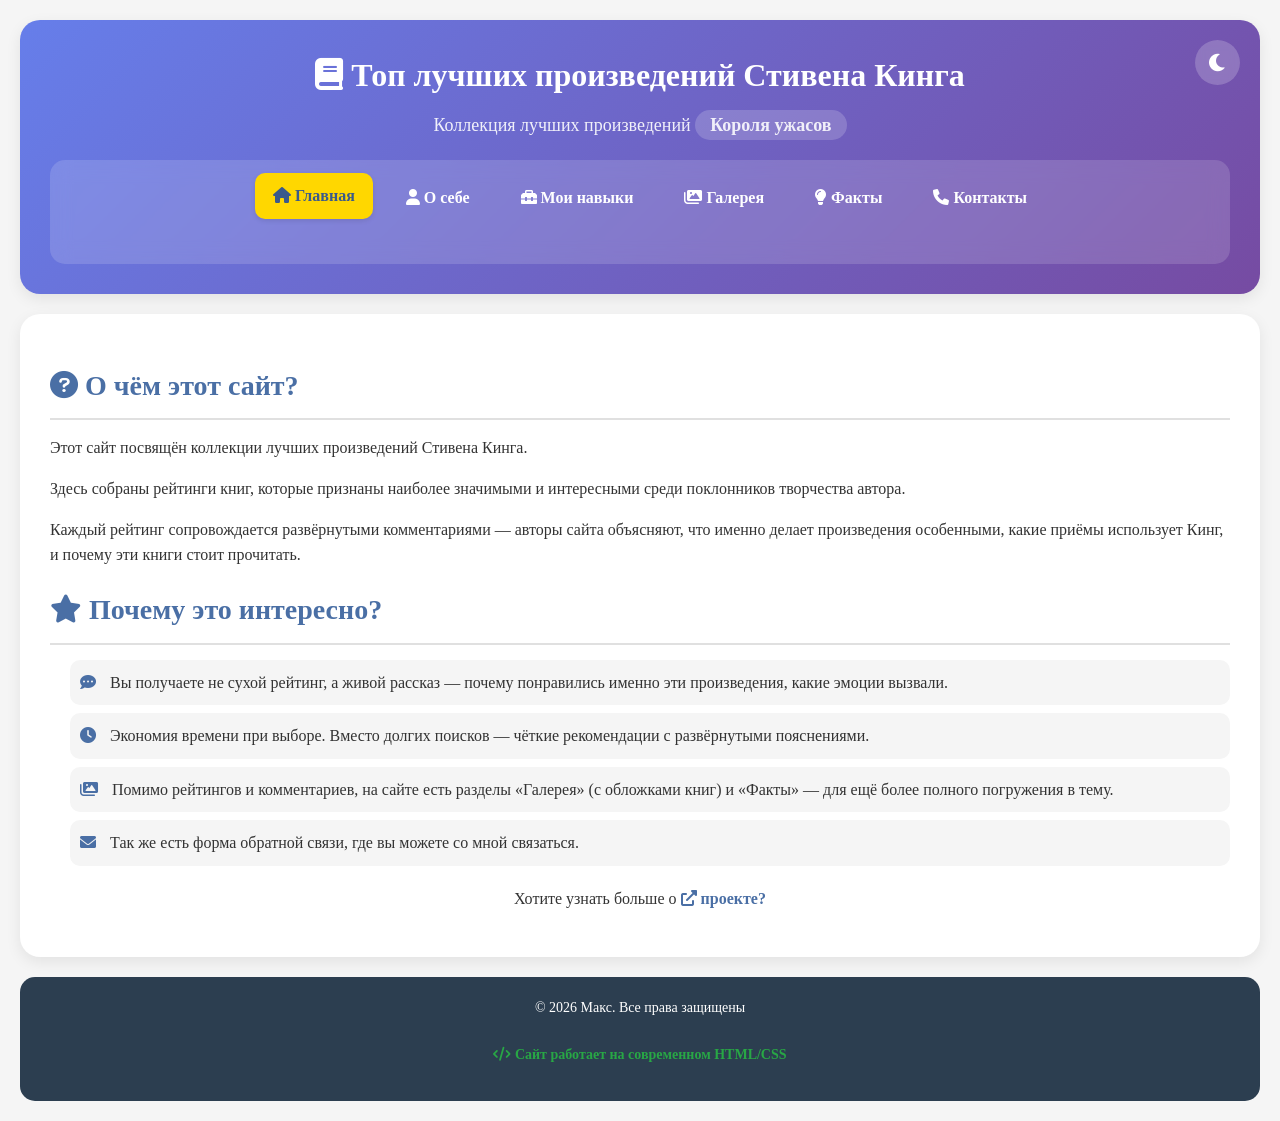
<file: index.html>
<!DOCTYPE html>
<html lang="ru">
<head>
    <meta charset="UTF-8">
    <meta name="viewport" content="width=device-width, initial-scale=1.0">
    <title>Топ лучших произведений Стивена Кинга</title>
    <link rel="stylesheet" href="style.css">
    <link rel="stylesheet" href="https://cdnjs.cloudflare.com/ajax/libs/font-awesome/6.0.0/css/all.min.css">
</head>
<body>
    <header class="main-header">
        <div class="header-content">
            <h1><i class="fas fa-book"></i> Топ лучших произведений Стивена Кинга</h1>
            <p class="substitle">Коллекция лучших произведений <span class="theme-name">Короля ужасов</span></p>
        </div>
        
        <!-- Кнопка переключения темы -->
        <button class="theme-toggle" id="themeToggle" aria-label="Переключить тему">
            <i class="fas fa-moon"></i>
            <i class="fas fa-sun"></i>
        </button>
        
        <nav class="main-nav">
            <ul class="nav-menu">
                <li><a href="index.html" class="nav-link active"><i class="fas fa-home"></i> Главная</a></li>
                <li><a href="about.html" class="nav-link"><i class="fas fa-user"></i> О себе</a></li>
                <li><a href="skills.html" class="nav-link"><i class="fas fa-toolbox"></i> Мои навыки</a></li>
                <li><a href="gallery.html" class="nav-link"><i class="fas fa-images"></i> Галерея</a></li>
                <li><a href="facts.html" class="nav-link"><i class="fas fa-lightbulb"></i> Факты</a></li>
                <li><a href="contacts.html" class="nav-link"><i class="fas fa-phone"></i> Контакты</a></li>
            </ul>
        </nav>
    </header>

    <main class="main-content">
        <section class="intro-section">
            <h2><i class="fas fa-question-circle"></i> О чём этот сайт?</h2>
            <p>Этот сайт посвящён коллекции лучших произведений Стивена Кинга.</p>
            <p>Здесь собраны рейтинги книг, которые признаны наиболее значимыми и интересными среди поклонников творчества автора.</p>
            <p>Каждый рейтинг сопровождается развёрнутыми комментариями — авторы сайта объясняют, что именно делает произведения особенными, какие приёмы использует Кинг, и почему эти книги стоит прочитать.</p>
        </section>

        <section class="benefits-section">
            <h2><i class="fas fa-star"></i> Почему это интересно?</h2>
            <ul class="benefits-list">
                <li><i class="fas fa-comment-dots"></i> Вы получаете не сухой рейтинг, а живой рассказ — почему понравились именно эти произведения, какие эмоции вызвали.</li>
                <li><i class="fas fa-clock"></i> Экономия времени при выборе. Вместо долгих поисков — чёткие рекомендации с развёрнутыми пояснениями.</li>
                <li><i class="fas fa-images"></i> Помимо рейтингов и комментариев, на сайте есть разделы «Галерея» (с обложками книг) и «Факты» — для ещё более полного погружения в тему.</li>
                <li><i class="fas fa-envelope"></i> Так же есть форма обратной связи, где вы можете со мной связаться.</li>
            </ul>
            <p class="project-link">Хотите узнать больше о <a href="about the project.html" target="_blank"><i class="fas fa-external-link-alt"></i> проекте?</a></p>
        </section>
    </main>

    <footer class="main-footer">
        <div class="footer-content">
            <p>&copy; <span id="current-year">2026</span> Макс. Все права защищены</p>
            <p class="js-status"><i class="fas fa-code"></i> Сайт работает на современном HTML/CSS</p>
        </div>
    </footer>

    <script src="theme.js"></script>
</body>
</html>
</file>
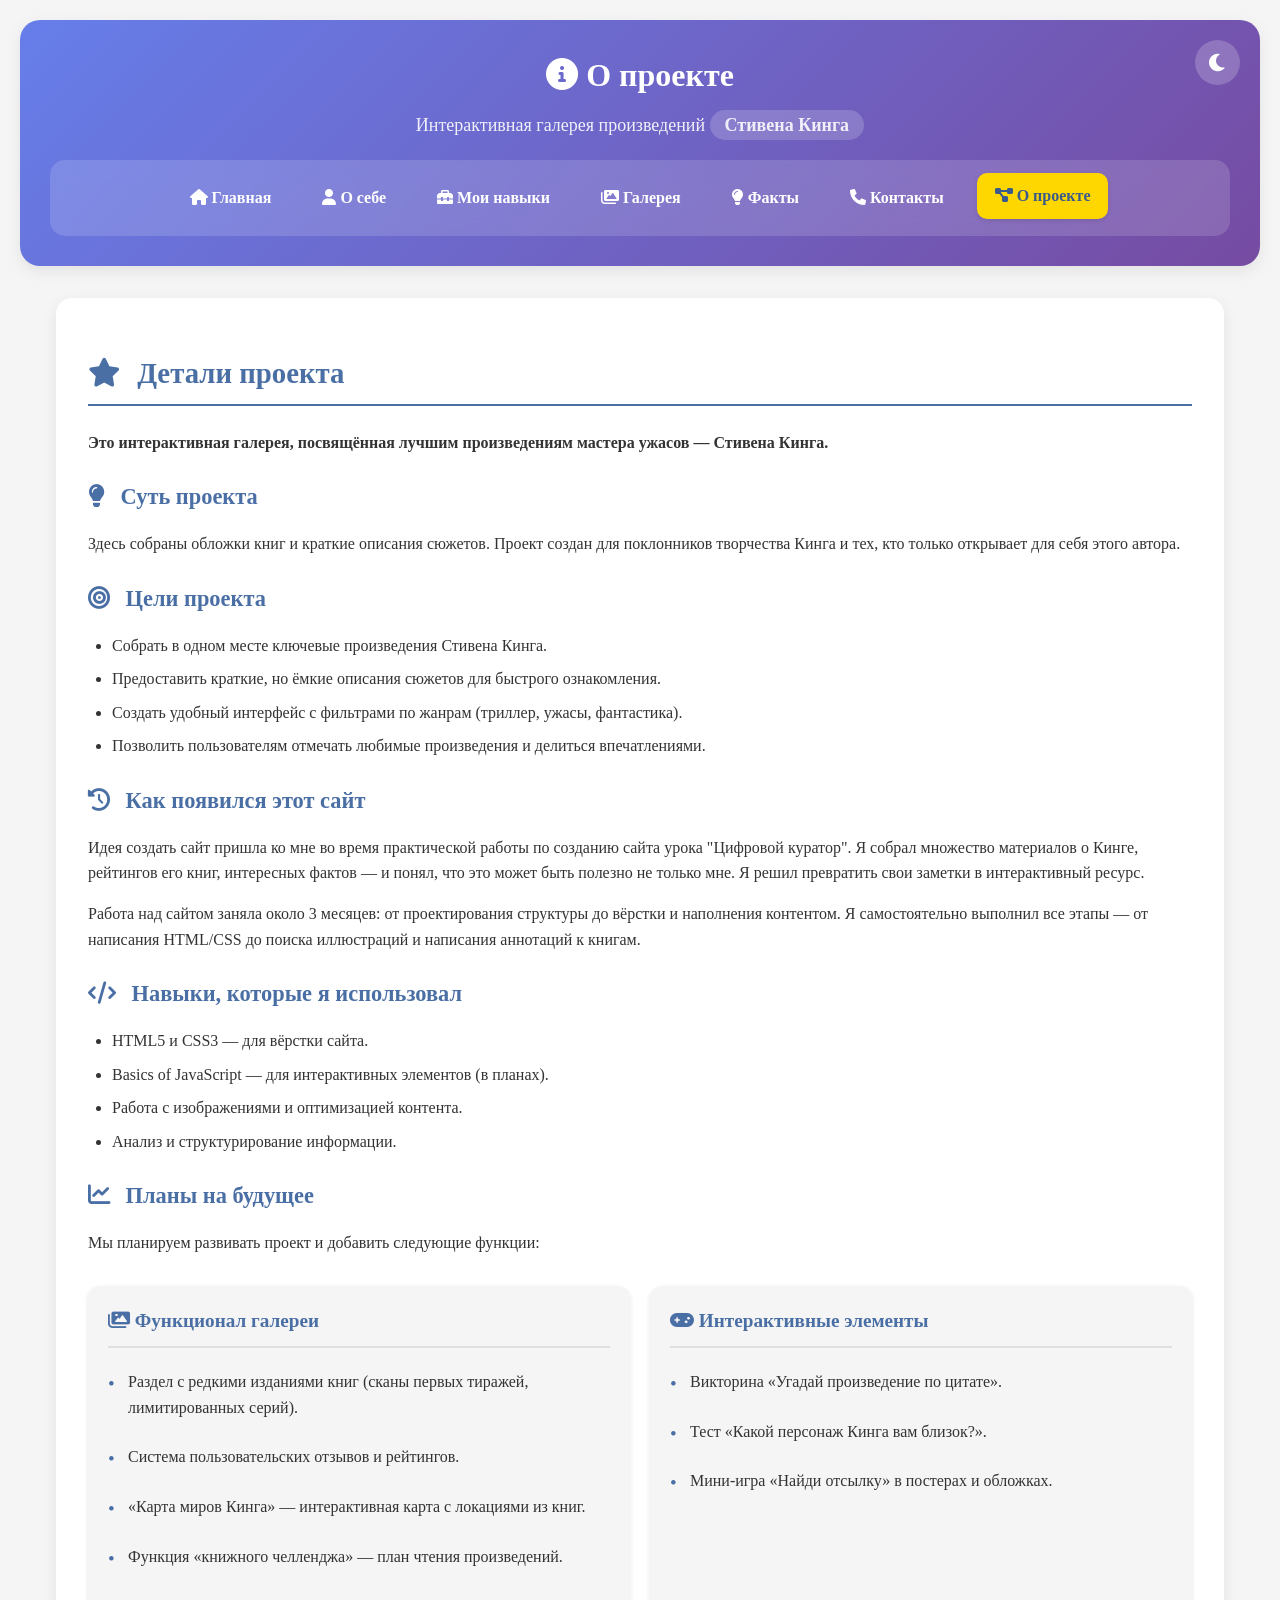
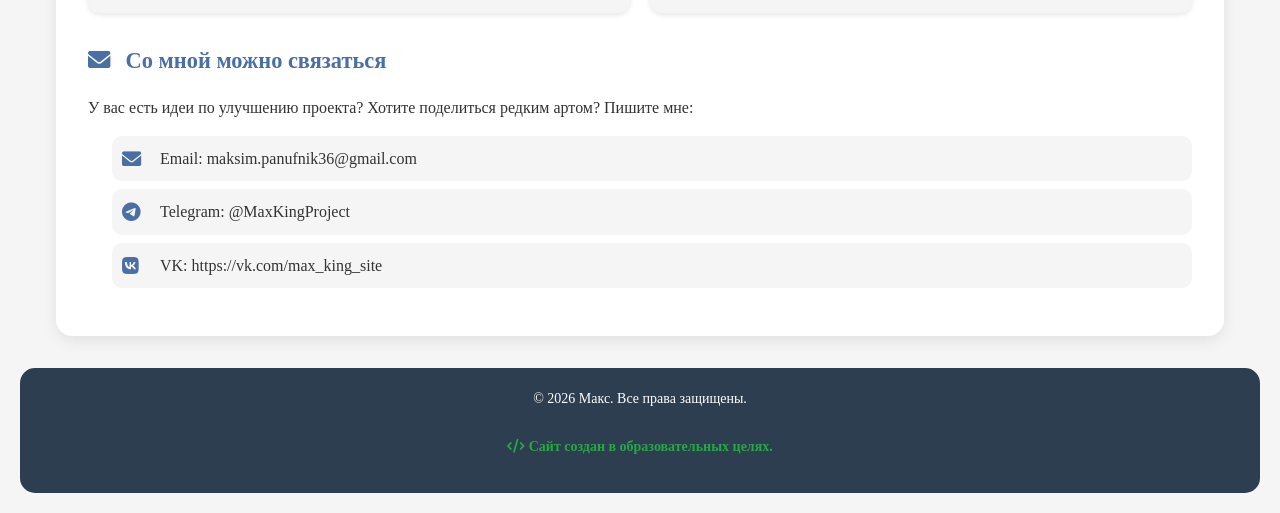
<file: about the project.html>
<!DOCTYPE html>
<html lang="ru">
<head>
    <meta charset="UTF-8">
    <meta name="viewport" content="width=device-width, initial-scale=1.0">
    <title>О проекте — Топ лучших произведений Стивена Кинга</title>
    <link rel="stylesheet" href="style for about the project.css">
    <link rel="stylesheet" href="https://cdnjs.cloudflare.com/ajax/libs/font-awesome/6.0.0/css/all.min.css">
</head>
<body>
    <header class="main-header">
        <div class="header-content">
            <h1><i class="fas fa-info-circle"></i> О проекте</h1>
            <p class="substitle">Интерактивная галерея произведений <span class="theme-name">Стивена Кинга</span></p>
        </div>
        
        <!-- Кнопка переключения темы -->
        <button class="theme-toggle" id="themeToggle" aria-label="Переключить тему">
            <i class="fas fa-moon"></i>
            <i class="fas fa-sun"></i>
        </button>
        
        <nav class="main-nav">
            <ul class="nav-menu">
                <li><a href="index.html" class="nav-link"><i class="fas fa-home"></i> Главная</a></li>
                <li><a href="about.html" class="nav-link"><i class="fas fa-user"></i> О себе</a></li>
                <li><a href="skills.html" class="nav-link"><i class="fas fa-toolbox"></i> Мои навыки</a></li>
                <li><a href="gallery.html" class="nav-link"><i class="fas fa-images"></i> Галерея</a></li>
                <li><a href="facts.html" class="nav-link"><i class="fas fa-lightbulb"></i> Факты</a></li>
                <li><a href="contacts.html" class="nav-link"><i class="fas fa-phone"></i> Контакты</a></li>
                <li><a href="about the project.html" class="nav-link active"><i class="fas fa-project-diagram"></i> О проекте</a></li>
            </ul>
        </nav>
    </header>

    <main class="about-page">
        <section class="project-info">
            <h2><i class="fas fa-star"></i> Детали проекта</h2>
            <p><strong>Это интерактивная галерея, посвящённая лучшим произведениям мастера ужасов — Стивена Кинга.</strong></p>

            <h3><i class="fas fa-lightbulb"></i> Суть проекта</h3>
            <p>Здесь собраны обложки книг и краткие описания сюжетов. Проект создан для поклонников творчества Кинга и тех, кто только открывает для себя этого автора.</p>

            <h3><i class="fas fa-bullseye"></i> Цели проекта</h3>
            <ul>
                <li>Собрать в одном месте ключевые произведения Стивена Кинга.</li>
                <li>Предоставить краткие, но ёмкие описания сюжетов для быстрого ознакомления.</li>
                <li>Создать удобный интерфейс с фильтрами по жанрам (триллер, ужасы, фантастика).</li>
                <li>Позволить пользователям отмечать любимые произведения и делиться впечатлениями.</li>
            </ul>

            <h3><i class="fas fa-history"></i> Как появился этот сайт</h3>
            <p>Идея создать сайт пришла ко мне во время практической работы по созданию сайта урока "Цифровой куратор". Я собрал множество материалов о Кинге, рейтингов его книг, интересных фактов — и понял, что это может быть полезно не только мне. Я решил превратить свои заметки в интерактивный ресурс.</p>
            <p>Работа над сайтом заняла около 3 месяцев: от проектирования структуры до вёрстки и наполнения контентом. Я самостоятельно выполнил все этапы — от написания HTML/CSS до поиска иллюстраций и написания аннотаций к книгам.</p>

            <h3><i class="fas fa-code"></i> Навыки, которые я использовал</h3>
            <ul>
                <li>HTML5 и CSS3 — для вёрстки сайта.</li>
                <li>Basics of JavaScript — для интерактивных элементов (в планах).</li>
                <li>Работа с изображениями и оптимизацией контента.</li>
                <li>Анализ и структурирование информации.</li>
            </ul>

            <h3><i class="fas fa-chart-line"></i> Планы на будущее</h3>
            <p>Мы планируем развивать проект и добавить следующие функции:</p>
            <div class="future-plans-grid">
                <div class="plan-category">
                    <h4><i class="fas fa-images"></i> Функционал галереи</h4>
                    <ul>
                        <li>Раздел с редкими изданиями книг (сканы первых тиражей, лимитированных серий).</li>
                        <li>Система пользовательских отзывов и рейтингов.</li>
                        <li>«Карта миров Кинга» — интерактивная карта с локациями из книг.</li>
                        <li>Функция «книжного челленджа» — план чтения произведений.</li>
                    </ul>
                </div>
                <div class="plan-category">
                    <h4><i class="fas fa-gamepad"></i> Интерактивные элементы</h4>
                    <ul>
                        <li>Викторина «Угадай произведение по цитате».</li>
                        <li>Тест «Какой персонаж Кинга вам близок?».</li>
                        <li>Мини‑игра «Найди отсылку» в постерах и обложках.</li>
                    </ul>
                </div>
            </div>

            <h3><i class="fas fa-envelope"></i> Со мной можно связаться</h3>
            <p>У вас есть идеи по улучшению проекта? Хотите поделиться редким артом? Пишите мне:</p>
            <ul class="contact-list">
                <li><i class="fas fa-envelope"></i> Email: maksim.panufnik36@gmail.com</li>
                <li><i class="fab fa-telegram"></i> Telegram: @MaxKingProject</li>
                <li><i class="fab fa-vk"></i> VK: https://vk.com/max_king_site</li>
            </ul>
        </section>
    </main>

    <footer class="main-footer">
        <div class="footer-content">
            <p>&copy; 2026 Макс. Все права защищены.</p>
            <p class="js-status"><i class="fas fa-code"></i> Сайт создан в образовательных целях.</p>
        </div>
    </footer>

    <script src="theme.js"></script>
</body>
</html>
</file>
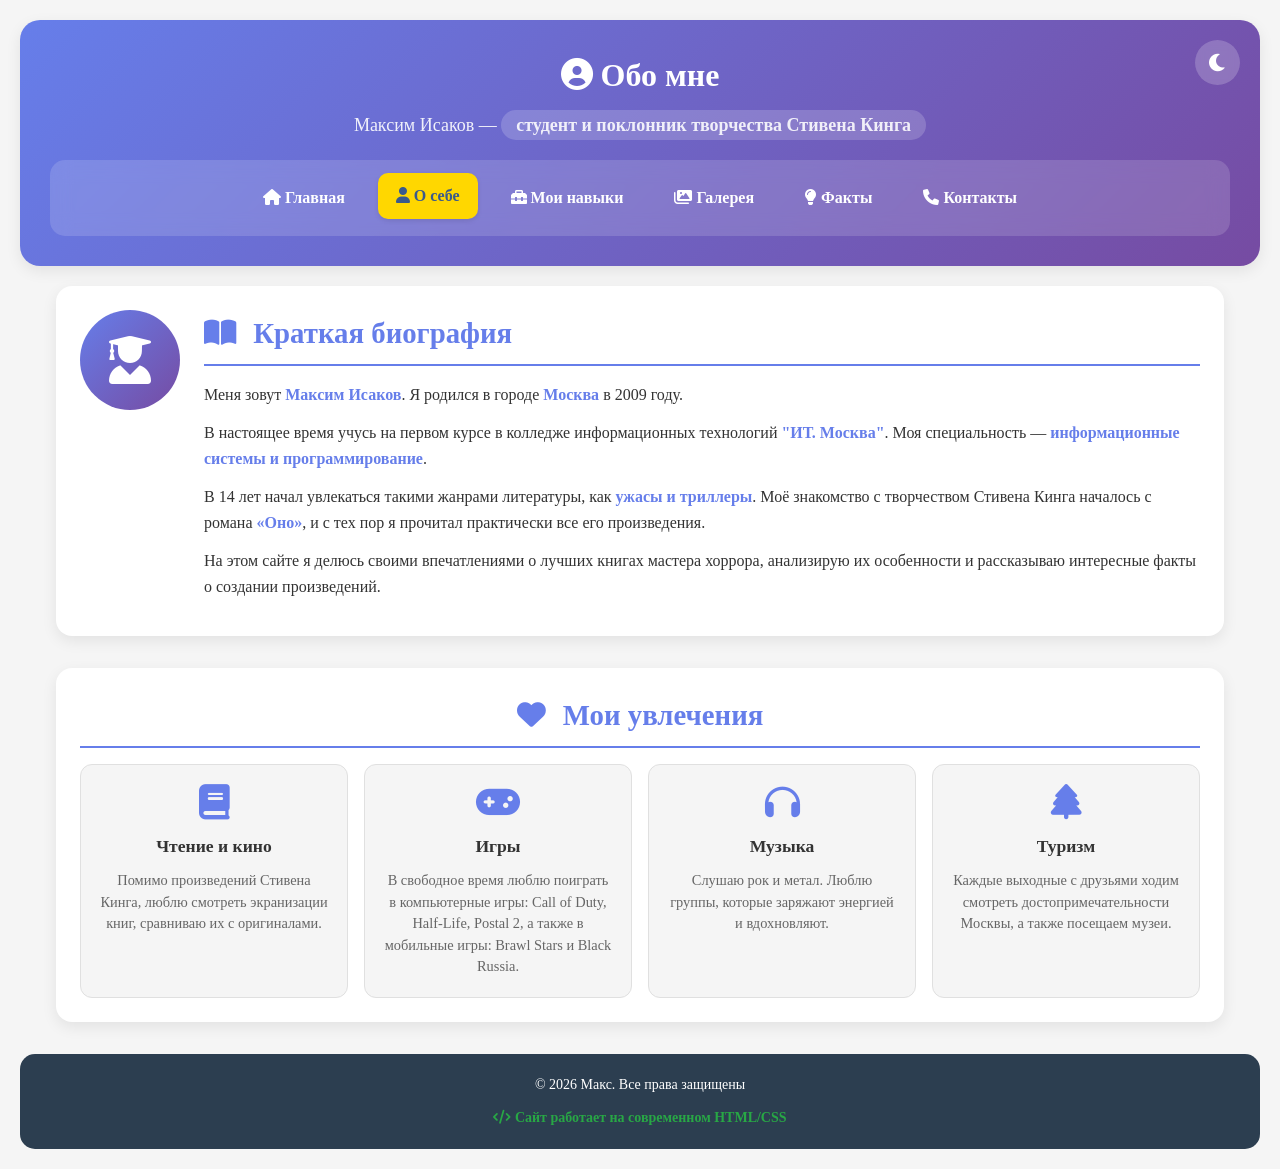
<file: about.html>
<!DOCTYPE html>
<html lang="ru">
<head>
    <meta charset="UTF-8">
    <meta name="viewport" content="width=device-width, initial-scale=1.0">
    <title>Обо мне | Топ произведений Стивена Кинга</title>    
    <link rel="stylesheet" href="about.css">
    <link rel="stylesheet" href="https://cdnjs.cloudflare.com/ajax/libs/font-awesome/6.0.0/css/all.min.css">
</head>
<body>
    <header class="main-header">
        <div class="header-content">
            <h1><i class="fas fa-user-circle"></i> Обо мне</h1>
            <p class="substitle">Максим Исаков — <span class="theme-name">студент и поклонник творчества Стивена Кинга</span></p>
        </div>
        
        <!-- Кнопка переключения темы -->
        <button class="theme-toggle" id="themeToggle" aria-label="Переключить тему">
            <i class="fas fa-moon"></i>
            <i class="fas fa-sun"></i>
        </button>
        
        <nav class="main-nav">
            <ul class="nav-menu">
                <li><a href="index.html" class="nav-link"><i class="fas fa-home"></i> Главная</a></li>
                <li><a href="about.html" class="nav-link active"><i class="fas fa-user"></i> О себе</a></li>
                <li><a href="skills.html" class="nav-link"><i class="fas fa-toolbox"></i> Мои навыки</a></li>
                <li><a href="gallery.html" class="nav-link"><i class="fas fa-images"></i> Галерея</a></li>
                <li><a href="facts.html" class="nav-link"><i class="fas fa-lightbulb"></i> Факты</a></li>
                <li><a href="contacts.html" class="nav-link"><i class="fas fa-phone"></i> Контакты</a></li>
            </ul>
        </nav>
    </header>

    <main class="about-page">
        <section class="about-me">
            <div class="bio-card">
                <div class="bio-icon">
                    <i class="fas fa-user-graduate"></i>
                </div>
                <div class="bio-content">
                    <h2><i class="fas fa-book-open"></i> Краткая биография</h2>
                    <p>Меня зовут <strong>Максим Исаков</strong>. Я родился в городе <strong>Москва</strong> в 2009 году.</p>
                    <p>В настоящее время учусь на первом курсе в колледже информационных технологий <strong>"ИТ. Москва"</strong>. Моя специальность — <strong>информационные системы и программирование</strong>.</p>
                    <p>В 14 лет начал увлекаться такими жанрами литературы, как <strong>ужасы и триллеры</strong>. Моё знакомство с творчеством Стивена Кинга началось с романа <strong>«Оно»</strong>, и с тех пор я прочитал практически все его произведения.</p>
                    <p>На этом сайте я делюсь своими впечатлениями о лучших книгах мастера хоррора, анализирую их особенности и рассказываю интересные факты о создании произведений.</p>
                </div>
            </div>
        </section>

        <section class="hobbies">
            <h2><i class="fas fa-heart"></i> Мои увлечения</h2>
            <div class="hobbies-grid">
                <div class="hobby-card">
                    <i class="fas fa-book"></i>
                    <h3>Чтение и кино</h3>
                    <p>Помимо произведений Стивена Кинга, люблю смотреть экранизации книг, сравниваю их с оригиналами.</p>
                </div>
                <div class="hobby-card">
                    <i class="fas fa-gamepad"></i>
                    <h3>Игры</h3>
                    <p>В свободное время люблю поиграть в компьютерные игры: Call of Duty, Half-Life, Postal 2, а также в мобильные игры: Brawl Stars и Black Russia.</p>
                </div>
                <div class="hobby-card">
                    <i class="fas fa-headphones"></i>
                    <h3>Музыка</h3>
                    <p>Слушаю рок и метал. Люблю группы, которые заряжают энергией и вдохновляют.</p>
                </div>
                <div class="hobby-card">
                    <i class="fas fa-tree"></i>
                    <h3>Туризм</h3>
                    <p>Каждые выходные с друзьями ходим смотреть достопримечательности Москвы, а также посещаем музеи.</p>
                </div>
            </div>
        </section>
    </main>

    <footer class="main-footer">
        <div class="footer-content">
            <p>&copy; 2026 Макс. Все права защищены</p>
            <p class="js-status"><i class="fas fa-code"></i> Сайт работает на современном HTML/CSS</p>
        </div>
    </footer>

    <script src="theme.js"></script>
</body>
</html>
</file>
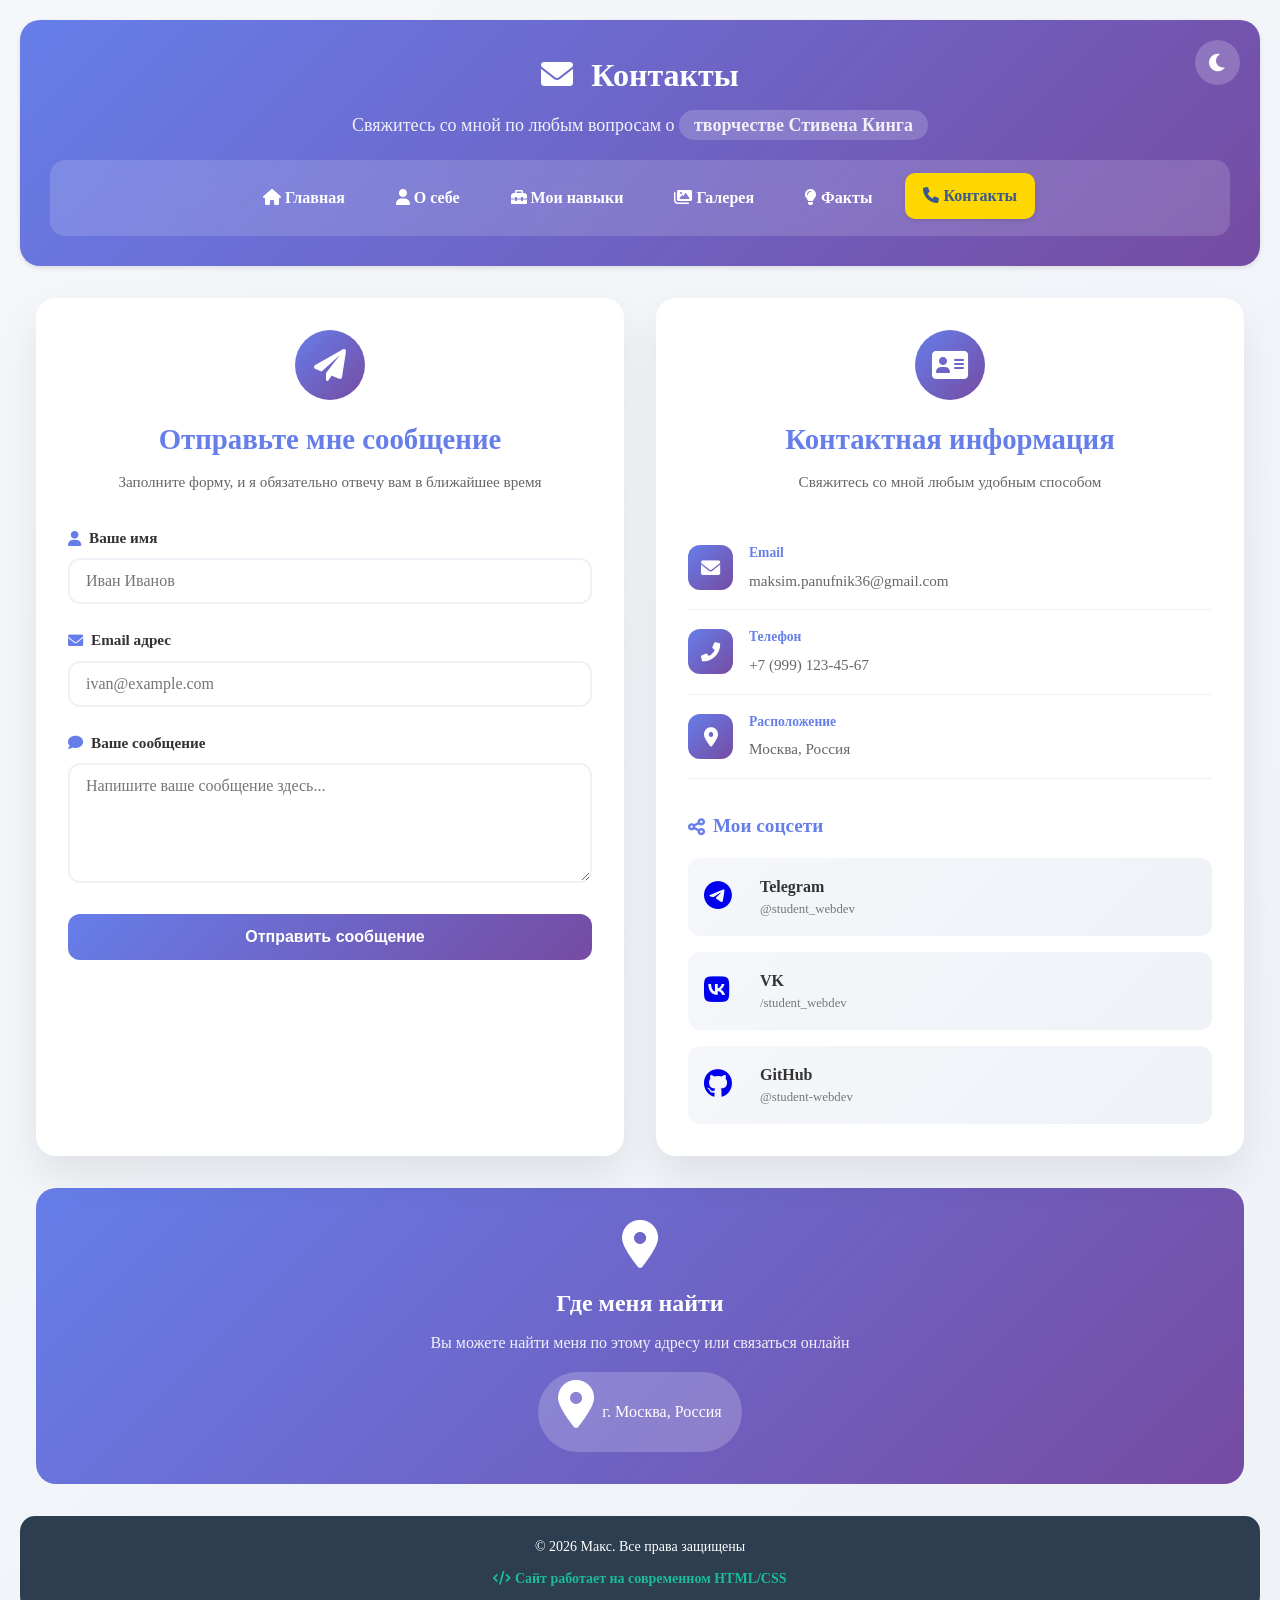
<file: contacts.html>
<!DOCTYPE html>
<html lang="ru">
<head>
    <meta charset="UTF-8">
    <meta name="viewport" content="width=device-width, initial-scale=1.0">
    <title>Свяжитесь со мной | Топ произведений Стивена Кинга</title>
    <link rel="stylesheet" href="style for contacts.css">
    <link rel="stylesheet" href="https://cdnjs.cloudflare.com/ajax/libs/font-awesome/6.0.0/css/all.min.css">
</head>
<body>
    <header class="contacts-header">
        <div class="header-content">
            <h1><i class="fas fa-envelope"></i> Контакты</h1>
            <p class="substitle">Свяжитесь со мной по любым вопросам о <span class="theme-name">творчестве Стивена Кинга</span></p>
        </div>
        
        <!-- Кнопка переключения темы -->
        <button class="theme-toggle" id="themeToggle" aria-label="Переключить тему">
            <i class="fas fa-moon"></i>
            <i class="fas fa-sun"></i>
        </button>
        
        <nav class="main-nav">
            <ul class="nav-menu">
                <li><a href="index.html" class="nav-link"><i class="fas fa-home"></i> Главная</a></li>
                <li><a href="about.html" class="nav-link"><i class="fas fa-user"></i> О себе</a></li>
                <li><a href="skills.html" class="nav-link"><i class="fas fa-toolbox"></i> Мои навыки</a></li>
                <li><a href="gallery.html" class="nav-link"><i class="fas fa-images"></i> Галерея</a></li>
                <li><a href="facts.html" class="nav-link"><i class="fas fa-lightbulb"></i> Факты</a></li>
                <li><a href="contacts.html" class="nav-link active"><i class="fas fa-phone"></i> Контакты</a></li>
            </ul>
        </nav>
    </header>

    <main class="contacts-main">
        <div class="contacts-wrapper">
            <!-- Форма обратной связи -->
            <section class="contact-form">
                <div class="form-header">
                    <div class="form-icon">
                        <i class="fas fa-paper-plane"></i>
                    </div>
                    <h3>Отправьте мне сообщение</h3>
                    <p>Заполните форму, и я обязательно отвечу вам в ближайшее время</p>
                </div>
                <form action="#" method="POST" id="contactForm">
                    <div class="form-group">
                        <label for="name">
                            <i class="fas fa-user"></i> 
                            <span>Ваше имя</span>
                        </label>
                        <input type="text" id="name" name="name" placeholder="Иван Иванов">
                    </div>

                    <div class="form-group">
                        <label for="email">
                            <i class="fas fa-envelope"></i> 
                            <span>Email адрес</span>
                        </label>
                        <input type="email" id="email" name="email" placeholder="ivan@example.com" required>
                    </div>

                    <div class="form-group">
                        <label for="message">
                            <i class="fas fa-comment"></i> 
                            <span>Ваше сообщение</span>
                        </label>
                        <textarea id="message" name="message" rows="5" placeholder="Напишите ваше сообщение здесь..." required></textarea>
                    </div>

                    <button type="submit" class="submit-btn">
                        <i class="fas fa-send"></i> 
                        <span>Отправить сообщение</span>
                    </button>
                </form>
            </section>

            <!-- Контакты и соцсети -->
            <section class="contact-info">
                <div class="info-header">
                    <div class="info-icon">
                        <i class="fas fa-address-card"></i>
                    </div>
                    <h3>Контактная информация</h3>
                    <p>Свяжитесь со мной любым удобным способом</p>
                </div>

                <div class="contact-items">
                    <div class="contact-item">
                        <div class="contact-icon">
                            <i class="fas fa-envelope"></i>
                        </div>
                        <div class="contact-details">
                            <strong>Email</strong>
                            <a href="mailto:maksim.panufnik36@gmail.com">maksim.panufnik36@gmail.com</a>
                        </div>
                    </div>

                    <div class="contact-item">
                        <div class="contact-icon">
                            <i class="fas fa-phone-alt"></i>
                        </div>
                        <div class="contact-details">
                            <strong>Телефон</strong>
                            <a href="tel:+79991234567">+7 (999) 123-45-67</a>
                        </div>
                    </div>

                    <div class="contact-item">
                        <div class="contact-icon">
                            <i class="fas fa-map-marker-alt"></i>
                        </div>
                        <div class="contact-details">
                            <strong>Расположение</strong>
                            <span>Москва, Россия</span>
                        </div>
                    </div>
                </div>

                <div class="social-section">
                    <h4><i class="fas fa-share-alt"></i> Мои соцсети</h4>
                    <div class="social-grid">
                        <a href="https://t.me/student_webdev" target="_blank" rel="noopener noreferrer" class="social-card telegram">
                            <i class="fab fa-telegram"></i>
                            <div class="social-info">
                                <span class="social-name">Telegram</span>
                                <span class="social-handle">@student_webdev</span>
                            </div>
                            <i class="fas fa-arrow-right"></i>
                        </a>
                        <a href="https://vk.com/student_webdev" target="_blank" rel="noopener noreferrer" class="social-card vk">
                            <i class="fab fa-vk"></i>
                            <div class="social-info">
                                <span class="social-name">VK</span>
                                <span class="social-handle">/student_webdev</span>
                            </div>
                            <i class="fas fa-arrow-right"></i>
                        </a>
                        <a href="https://github.com/student-webdev-2026" target="_blank" rel="noopener noreferrer" class="social-card github">
                            <i class="fab fa-github"></i>
                            <div class="social-info">
                                <span class="social-name">GitHub</span>
                                <span class="social-handle">@student-webdev</span>
                            </div>
                            <i class="fas fa-arrow-right"></i>
                        </a>
                    </div>
                </div>
            </section>
        </div>
        
        <!-- Карта -->
        <div class="map-section">
            <div class="map-card">
                <i class="fas fa-map-marker-alt"></i>
                <h3>Где меня найти</h3>
                <p>Вы можете найти меня по этому адресу или связаться онлайн</p>
                <div class="map-placeholder">
                    <i class="fas fa-location-dot"></i>
                    <span>г. Москва, Россия</span>
                </div>
            </div>
        </div>
    </main>

    <footer class="contacts-footer">
        <div class="footer-content">
            <p>&copy; <span id="current-year">2026</span> Макс. Все права защищены</p>
            <p class="js-status"><i class="fas fa-code"></i> Сайт работает на современном HTML/CSS</p>
        </div>
    </footer>

    <script src="theme.js"></script>
</body>
</html>
</file>
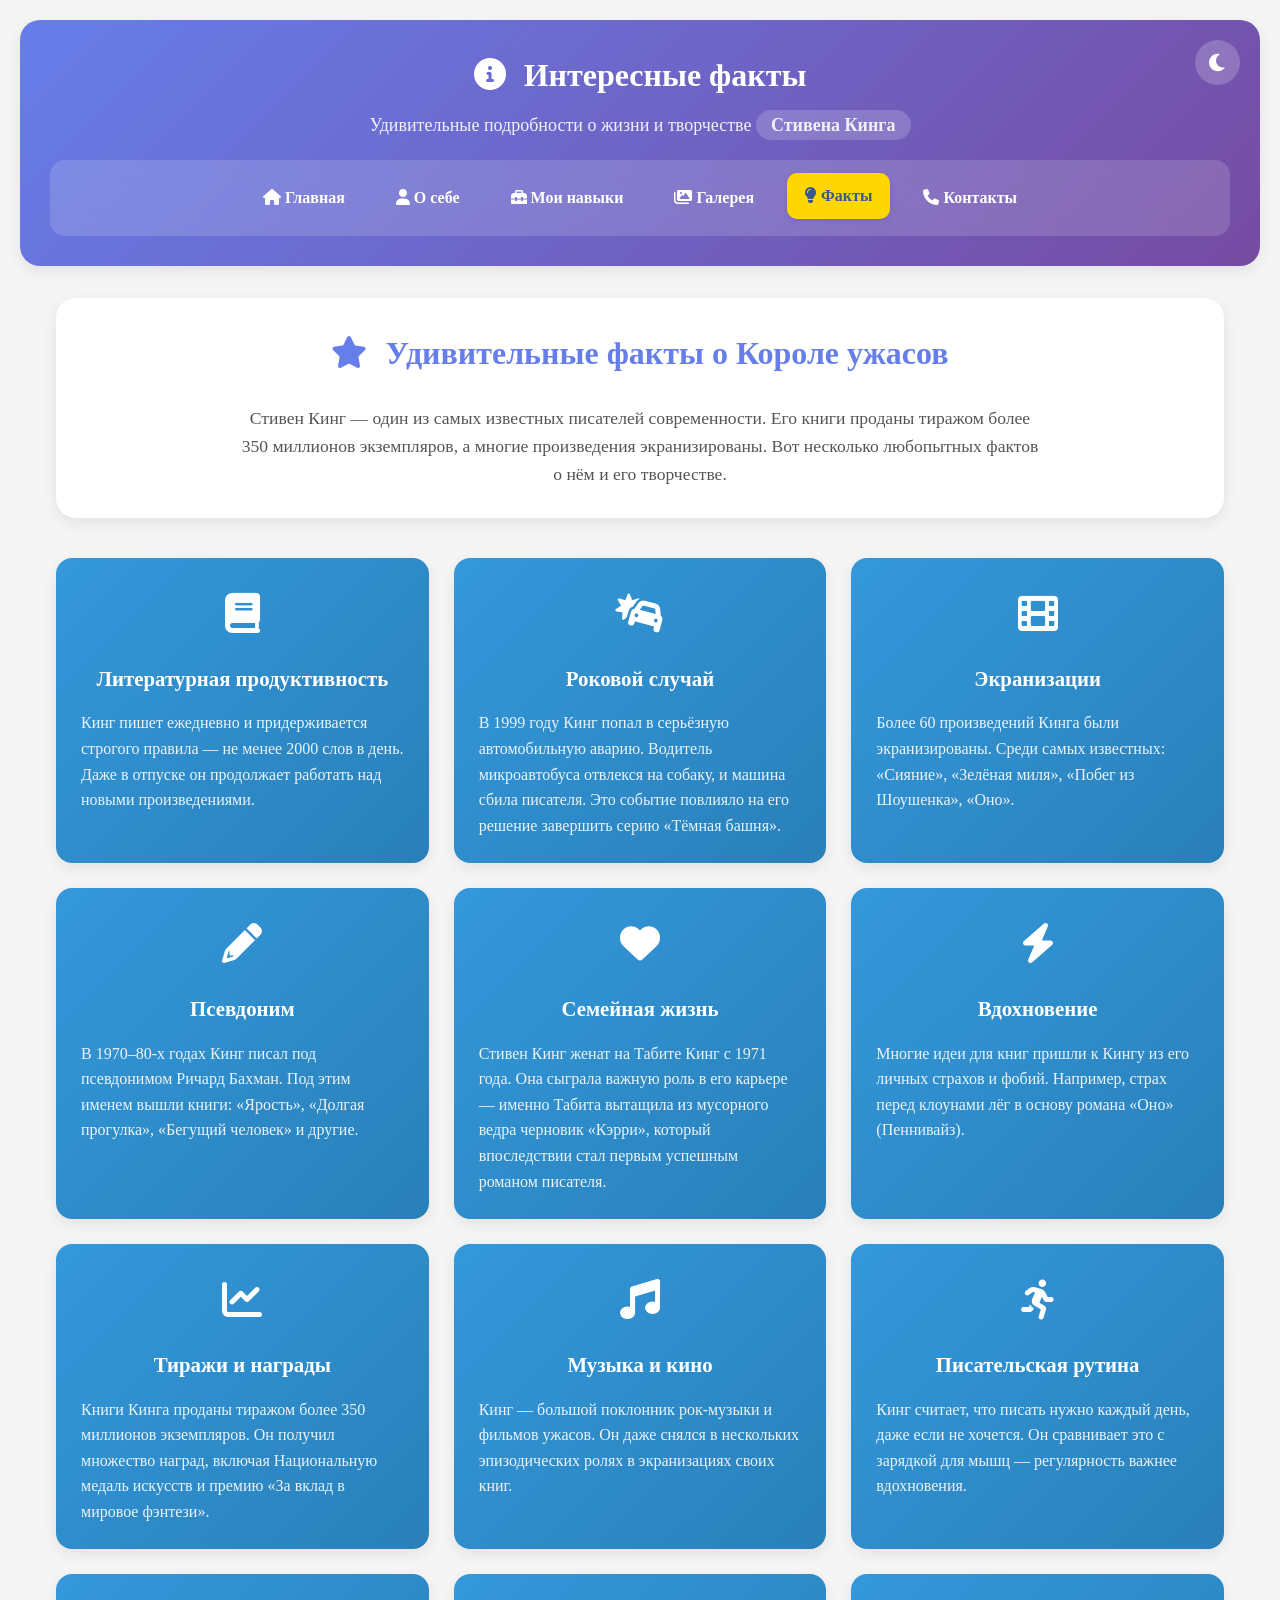
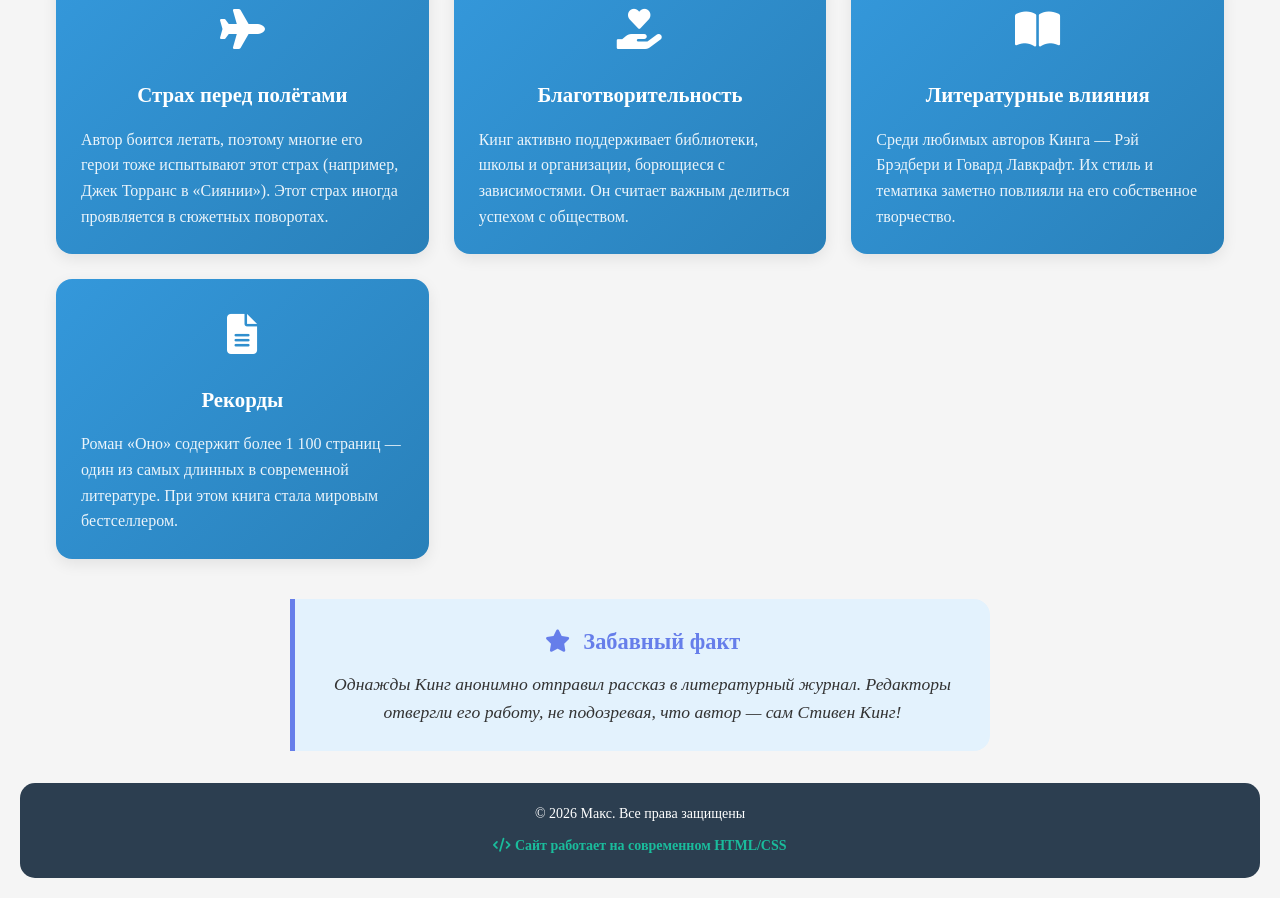
<file: facts.html>
<!DOCTYPE html>
<html lang="ru">
<head>
    <meta charset="UTF-8">
    <meta name="viewport" content="width=device-width, initial-scale=1.0">
    <title>Интересные факты о Стивене Кинге | Топ произведений</title>
    <link rel="stylesheet" href="style for facts.css">
    <link rel="stylesheet" href="https://cdnjs.cloudflare.com/ajax/libs/font-awesome/6.0.0/css/all.min.css">
</head>
<body>
    <header class="facts-header">
        <div class="header-content">
            <h1><i class="fas fa-info-circle"></i> Интересные факты</h1>
            <p class="substitle">Удивительные подробности о жизни и творчестве <span class="theme-name">Стивена Кинга</span></p>
        </div>
        
        <!-- Кнопка переключения темы -->
        <button class="theme-toggle" id="themeToggle" aria-label="Переключить тему">
            <i class="fas fa-moon"></i>
            <i class="fas fa-sun"></i>
        </button>
        
        <nav class="main-nav">
            <ul class="nav-menu">
                <li><a href="index.html" class="nav-link"><i class="fas fa-home"></i> Главная</a></li>
                <li><a href="about.html" class="nav-link"><i class="fas fa-user"></i> О себе</a></li>
                <li><a href="skills.html" class="nav-link"><i class="fas fa-toolbox"></i> Мои навыки</a></li>
                <li><a href="gallery.html" class="nav-link"><i class="fas fa-images"></i> Галерея</a></li>
                <li><a href="facts.html" class="nav-link active"><i class="fas fa-lightbulb"></i> Факты</a></li>
                <li><a href="contacts.html" class="nav-link"><i class="fas fa-phone"></i> Контакты</a></li>
            </ul>
        </nav>
    </header>

    <main class="facts-container">
        <section class="facts-intro">
            <h2><i class="fas fa-star"></i> Удивительные факты о Короле ужасов</h2>
            <p>Стивен Кинг — один из самых известных писателей современности. Его книги проданы тиражом более 350 миллионов экземпляров, а многие произведения экранизированы. Вот несколько любопытных фактов о нём и его творчестве.</p>
        </section>

        <section class="fact-cards">
            <article class="fact-card">
                <div class="fact-icon">
                    <i class="fas fa-book"></i>
                </div>
                <h3>Литературная продуктивность</h3>
                <p>Кинг пишет ежедневно и придерживается строгого правила — не менее 2000 слов в день. Даже в отпуске он продолжает работать над новыми произведениями.</p>
            </article>

            <article class="fact-card">
                <div class="fact-icon">
                    <i class="fas fa-car-crash"></i>
                </div>
                <h3>Роковой случай</h3>
                <p>В 1999 году Кинг попал в серьёзную автомобильную аварию. Водитель микроавтобуса отвлекся на собаку, и машина сбила писателя. Это событие повлияло на его решение завершить серию «Тёмная башня».</p>
            </article>

            <article class="fact-card">
                <div class="fact-icon">
                    <i class="fas fa-film"></i>
                </div>
                <h3>Экранизации</h3>
                <p>Более 60 произведений Кинга были экранизированы. Среди самых известных: «Сияние», «Зелёная миля», «Побег из Шоушенка», «Оно».</p>
            </article>

            <article class="fact-card">
                <div class="fact-icon">
                    <i class="fas fa-pencil-alt"></i>
                </div>
                <h3>Псевдоним</h3>
                <p>В 1970–80‑х годах Кинг писал под псевдонимом Ричард Бахман. Под этим именем вышли книги: «Ярость», «Долгая прогулка», «Бегущий человек» и другие.</p>
            </article>

            <article class="fact-card">
                <div class="fact-icon">
                    <i class="fas fa-heart"></i>
                </div>
                <h3>Семейная жизнь</h3>
                <p>Стивен Кинг женат на Табите Кинг с 1971 года. Она сыграла важную роль в его карьере — именно Табита вытащила из мусорного ведра черновик «Кэрри», который впоследствии стал первым успешным романом писателя.</p>
            </article>

            <article class="fact-card">
                <div class="fact-icon">
                    <i class="fas fa-bolt"></i>
                </div>
                <h3>Вдохновение</h3>
                <p>Многие идеи для книг пришли к Кингу из его личных страхов и фобий. Например, страх перед клоунами лёг в основу романа «Оно» (Пеннивайз).</p>
            </article>

            <article class="fact-card">
                <div class="fact-icon">
                    <i class="fas fa-chart-line"></i>
                </div>
                <h3>Тиражи и награды</h3>
                <p>Книги Кинга проданы тиражом более 350 миллионов экземпляров. Он получил множество наград, включая Национальную медаль искусств и премию «За вклад в мировое фэнтези».</p>
            </article>

            <article class="fact-card">
                <div class="fact-icon">
                    <i class="fas fa-music"></i>
                </div>
                <h3>Музыка и кино</h3>
                <p>Кинг — большой поклонник рок‑музыки и фильмов ужасов. Он даже снялся в нескольких эпизодических ролях в экранизациях своих книг.</p>
            </article>

            <article class="fact-card">
                <div class="fact-icon">
                    <i class="fas fa-running"></i>
                </div>
                <h3>Писательская рутина</h3>
                <p>Кинг считает, что писать нужно каждый день, даже если не хочется. Он сравнивает это с зарядкой для мышц — регулярность важнее вдохновения.</p>
            </article>

            <article class="fact-card">
                <div class="fact-icon">
                    <i class="fas fa-plane"></i>
                </div>
                <h3>Страх перед полётами</h3>
                <p>Автор боится летать, поэтому многие его герои тоже испытывают этот страх (например, Джек Торранс в «Сиянии»). Этот страх иногда проявляется в сюжетных поворотах.</p>
            </article>

            <article class="fact-card">
                <div class="fact-icon">
                    <i class="fas fa-hand-holding-heart"></i>
                </div>
                <h3>Благотворительность</h3>
                <p>Кинг активно поддерживает библиотеки, школы и организации, борющиеся с зависимостями. Он считает важным делиться успехом с обществом.</p>
            </article>

            <article class="fact-card">
                <div class="fact-icon">
                    <i class="fas fa-book-open"></i>
                </div>
                <h3>Литературные влияния</h3>
                <p>Среди любимых авторов Кинга — Рэй Брэдбери и Говард Лавкрафт. Их стиль и тематика заметно повлияли на его собственное творчество.</p>
            </article>

            <article class="fact-card">
                <div class="fact-icon">
                    <i class="fas fa-file-alt"></i>
                </div>
                <h3>Рекорды</h3>
                <p>Роман «Оно» содержит более 1 100 страниц — один из самых длинных в современной литературе. При этом книга стала мировым бестселлером.</p>
            </article>
        </section>

        <section class="fun-fact">
            <div class="fun-box">
                <h3><i class="fas fa-star"></i> Забавный факт</h3>
                <p>Однажды Кинг анонимно отправил рассказ в литературный журнал. Редакторы отвергли его работу, не подозревая, что автор — сам Стивен Кинг!</p>
            </div>
        </section>
    </main>

    <footer class="facts-footer">
        <div class="footer-content">
            <p>&copy; <span id="current-year">2026</span> Макс. Все права защищены</p>
            <p class="js-status"><i class="fas fa-code"></i> Сайт работает на современном HTML/CSS</p>
        </div>
    </footer>

    <script src="theme.js"></script>
</body>
</html>
</file>
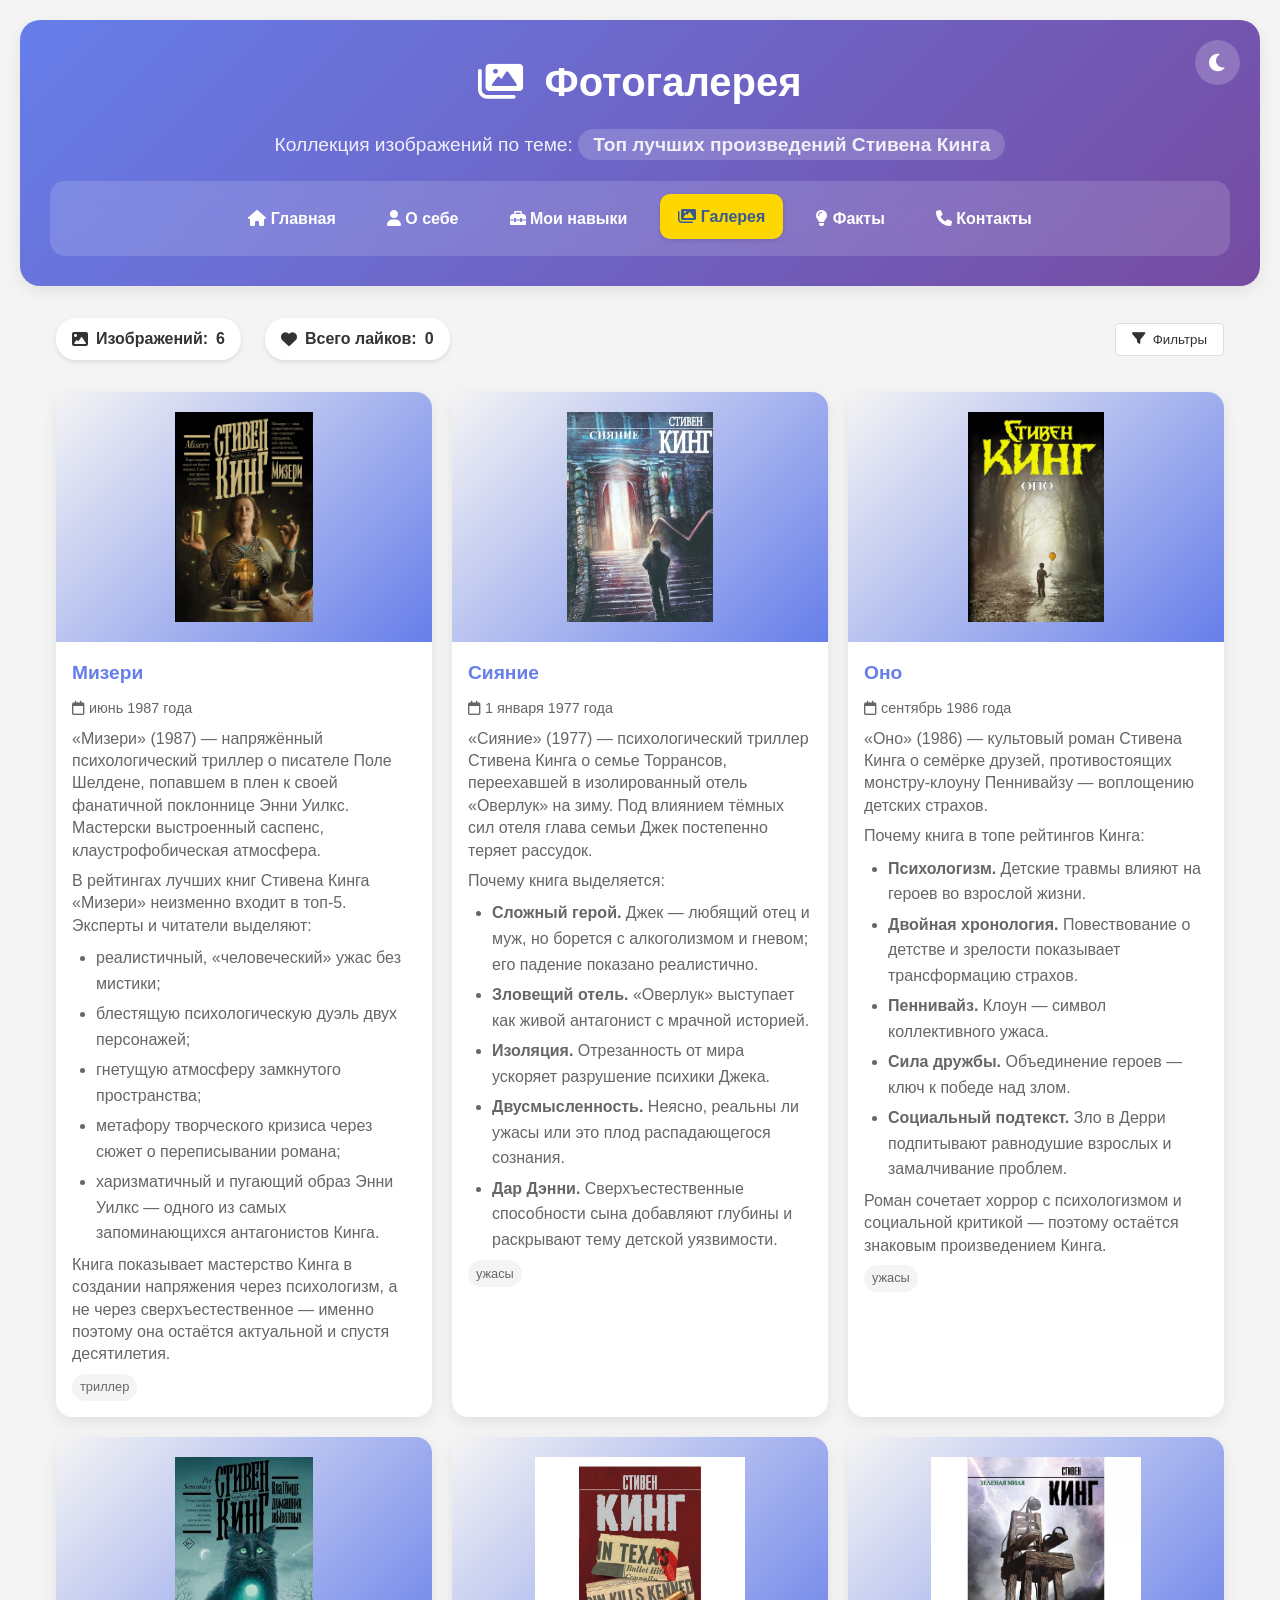
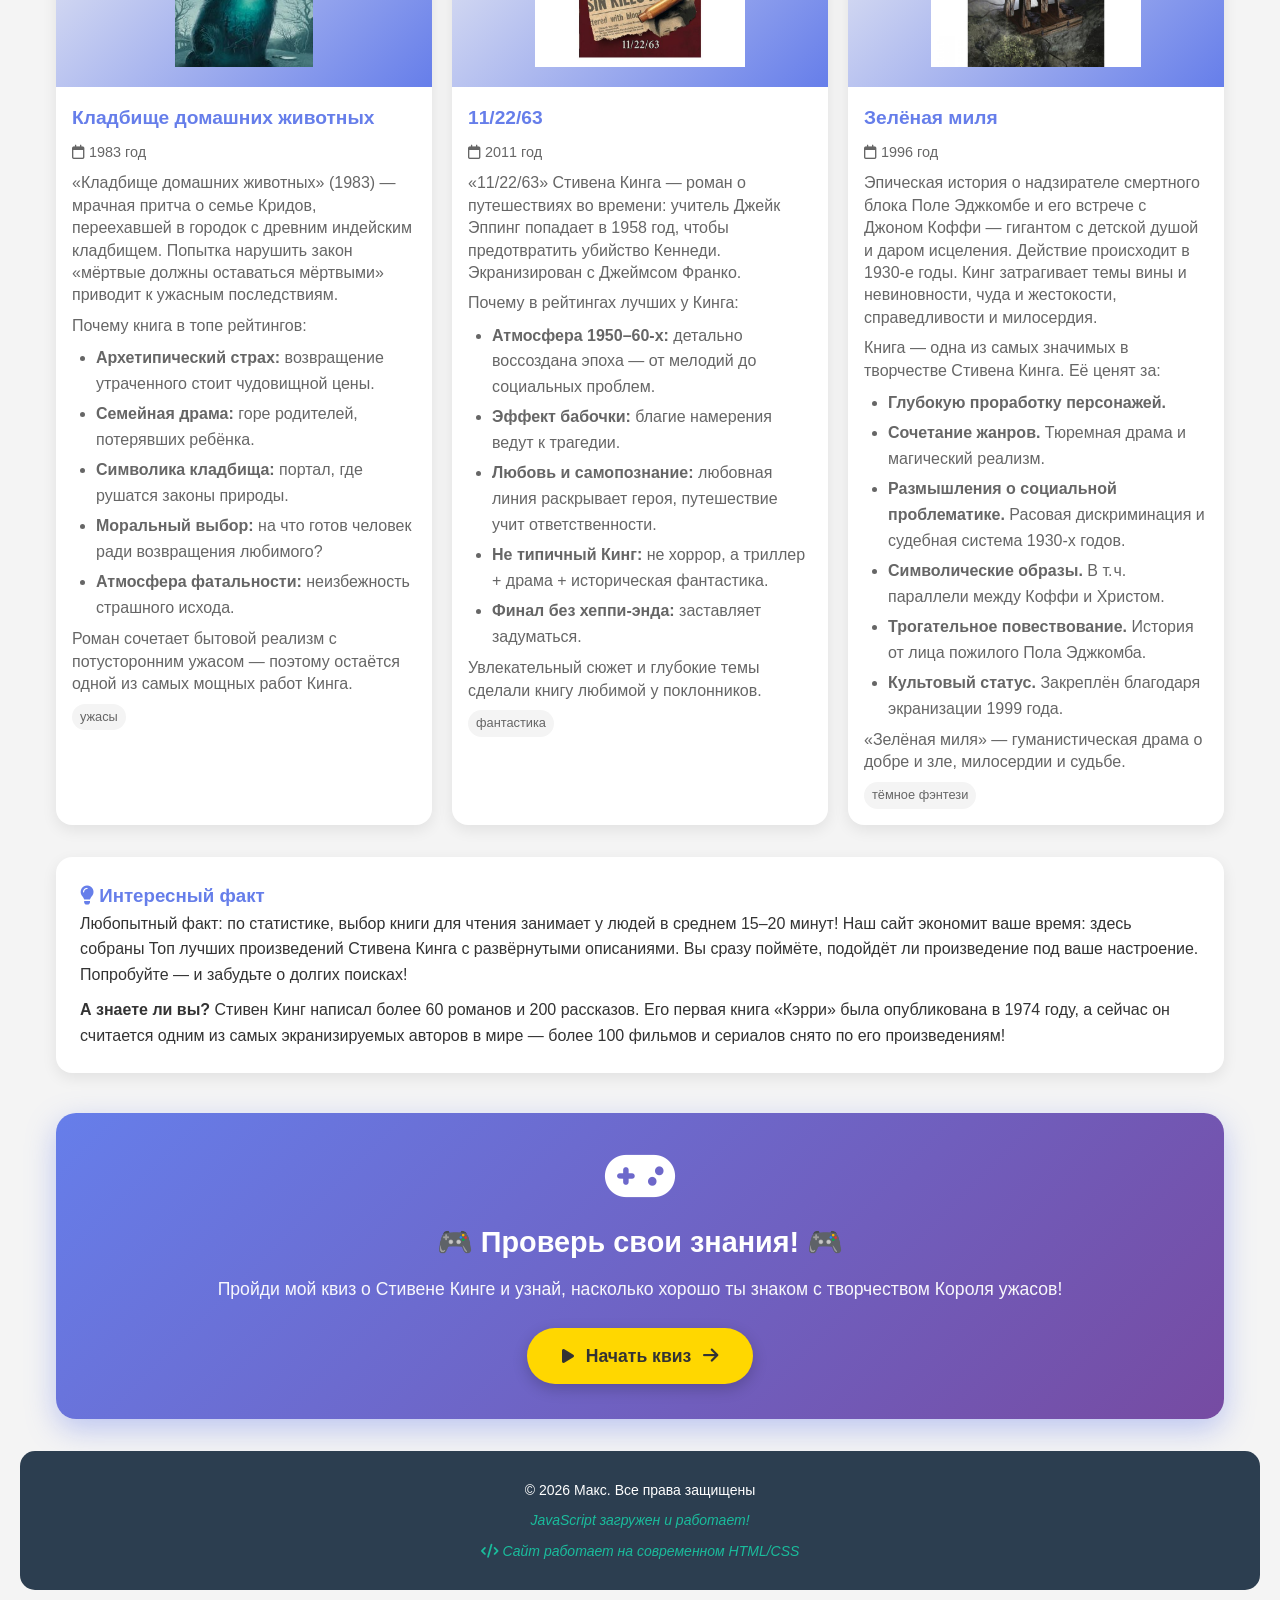
<file: gallery.html>
<!DOCTYPE html>
<html lang="ru">
<head>
    <meta charset="UTF-8">
    <meta name="viewport" content="width=device-width, initial-scale=1.0">
    <title>Топ лучших произведений Стивена Кинга</title>
    <link rel="stylesheet" href="gallery.css">
    <link rel="stylesheet" href="https://cdnjs.cloudflare.com/ajax/libs/font-awesome/6.0.0/css/all.min.css">
</head>
<body>
    <header class="gallery-header">
        <div class="header-content">
            <h1><i class="fas fa-images"></i> Фотогалерея</h1>
            <p class="substitle">Коллекция изображений по теме: <span class="theme-name">Топ лучших произведений Стивена Кинга</span></p>
        </div>
        
        <!-- Кнопка переключения темы -->
        <button class="theme-toggle" id="themeToggle" aria-label="Переключить тему">
            <i class="fas fa-moon"></i>
            <i class="fas fa-sun"></i>
        </button>
        
        <nav class="main-nav">
            <ul class="nav-menu">
                <li><a href="index.html" class="nav-link"><i class="fas fa-home"></i> Главная</a></li>
                <li><a href="about.html" class="nav-link"><i class="fas fa-user"></i> О себе</a></li>
                <li><a href="skills.html" class="nav-link"><i class="fas fa-toolbox"></i> Мои навыки</a></li>
                <li><a href="gallery.html" class="nav-link active"><i class="fas fa-images"></i> Галерея</a></li>
                <li><a href="facts.html" class="nav-link"><i class="fas fa-lightbulb"></i> Факты</a></li>
                <li><a href="contacts.html" class="nav-link"><i class="fas fa-phone"></i> Контакты</a></li>
            </ul>
        </nav>
    </header>
    
    <main class="gallery-container">
        <div class="controls-panel">
            <div class="stats">
                <span class="stat-item">
                    <i class="fas fa-image"></i>
                    Изображений: <span id="image-counter">0</span>
                </span>
                <span class="stat-item">
                    <i class="fas fa-heart"></i>
                    Всего лайков: <span id="total-likes">0</span>
                </span>
            </div>
            <div class="filters">
                <div class="filters-container" style="position: relative;">
                    <button id="filters-toggle" class="filters-btn">
                        <i class="fas fa-filter"></i> Фильтры
                    </button>
                    <div class="filter-menu">
                        <div class="filter-buttons">
                            <button class="filter-btn active" data-genre="all">Все</button>
                            <button class="filter-btn" data-genre="thriller">Триллер</button>
                            <button class="filter-btn" data-genre="fantasy">Фантастика</button>
                            <button class="filter-btn" data-genre="horrors">Ужасы</button>
                            <button class="filter-btn" data-genre="favorites">★ Избранное</button>
                        </div>
                        <div class="view-controls-in-menu">
                            <h4>Вид отображения:</h4>
                            <button class="view-btn-menu active" data-view="grid">
                                <i class="fas fa-th"></i> Сетка
                            </button>
                            <button class="view-btn-menu" data-view="list">
                                <i class="fas fa-list"></i> Список
                            </button>
                        </div>
                        <button class="reset-filters-btn">Сбросить фильтры</button>
                    </div>
                </div>
                <div class="selected-filters"></div>
            </div>
        </div>
        
        <div class="gallery-grid" id="image-gallery">
            <!-- Карточка Мизери -->
            <article class="image-card" data-genre="thriller">
                <div class="card-image">
                    <img src="images/Мизери 1987.jpg"
                         alt="Мизери"
                         class="gallery-img"
                         loading="lazy"
                         onerror="this.src='https://placehold.co/400x300/667eea/white?text=Мизери'">
                    <div class="image-overlay">
                        <button class="like-btn" data-id="1">
                            <i class="far fa-heart"></i>
                            <span class="like-count">0</span>
                        </button>
                        <button class="zoom-btn">
                            <i class="far fa-expand"></i>
                        </button>
                    </div>
                </div>
                <div class="card-content">
                    <h3 class="image-title">Мизери</h3>
                    <p class="image-date"><i class="far fa-calendar"></i> июнь 1987 года</p>
                    <p class="image-description">«Мизери» (1987) — напряжённый психологический триллер о писателе Поле Шелдене, попавшем в плен к своей фанатичной поклоннице Энни Уилкс. Мастерски выстроенный саспенс, клаустрофобическая атмосфера.</p>
                    <p class="image-description">В рейтингах лучших книг Стивена Кинга «Мизери» неизменно входит в топ‑5. Эксперты и читатели выделяют:</p>
                    <ul class="description-list">
                        <li>реалистичный, «человеческий» ужас без мистики;</li>
                        <li>блестящую психологическую дуэль двух персонажей;</li>
                        <li>гнетущую атмосферу замкнутого пространства;</li>
                        <li>метафору творческого кризиса через сюжет о переписывании романа;</li>
                        <li>харизматичный и пугающий образ Энни Уилкс — одного из самых запоминающихся антагонистов Кинга.</li>
                    </ul>
                    <p class="image-description">Книга показывает мастерство Кинга в создании напряжения через психологизм, а не через сверхъестественное — именно поэтому она остаётся актуальной и спустя десятилетия.</p>
                    <div class="image-tags">
                        <span class="tag">триллер</span>
                    </div>
                </div>
            </article>
            
            <!-- Карточка Сияние -->
            <article class="image-card" data-genre="horrors">
                <div class="card-image">
                    <img src="images/Сияние 1977.jpeg"
                         alt="Сияние"
                         class="gallery-img"
                         loading="lazy"
                         onerror="this.src='https://placehold.co/400x300/667eea/white?text=Сияние'">
                    <div class="image-overlay">
                        <button class="like-btn" data-id="2">
                            <i class="far fa-heart"></i>
                            <span class="like-count">0</span>
                        </button>
                        <button class="zoom-btn">
                            <i class="far fa-expand"></i>
                        </button>
                    </div>
                </div>
                <div class="card-content">
                    <h3 class="image-title">Сияние</h3>
                    <p class="image-date"><i class="far fa-calendar"></i> 1 января 1977 года</p>
                    <p class="image-description">«Сияние» (1977) — психологический триллер Стивена Кинга о семье Торрансов, переехавшей в изолированный отель «Оверлук» на зиму. Под влиянием тёмных сил отеля глава семьи Джек постепенно теряет рассудок.</p>
                    <p class="image-description">Почему книга выделяется:</p>
                    <ul class="description-list">
                        <li><strong>Сложный герой.</strong> Джек — любящий отец и муж, но борется с алкоголизмом и гневом; его падение показано реалистично.</li>
                        <li><strong>Зловещий отель.</strong> «Оверлук» выступает как живой антагонист с мрачной историей.</li>
                        <li><strong>Изоляция.</strong> Отрезанность от мира ускоряет разрушение психики Джека.</li>
                        <li><strong>Двусмысленность.</strong> Неясно, реальны ли ужасы или это плод распадающегося сознания.</li>
                        <li><strong>Дар Дэнни.</strong> Сверхъестественные способности сына добавляют глубины и раскрывают тему детской уязвимости.</li>
                    </ul>
                    <div class="image-tags">
                        <span class="tag">ужасы</span>
                    </div>
                </div>
            </article>
            
            <!-- Карточка Оно -->
            <article class="image-card" data-genre="horrors">
                <div class="card-image">
                    <img src="images/Оно 1986.jpg"
                         alt="Оно"
                         class="gallery-img"
                         loading="lazy"
                         onerror="this.src='https://placehold.co/400x300/667eea/white?text=Оно'">
                    <div class="image-overlay">
                        <button class="like-btn" data-id="3">
                            <i class="far fa-heart"></i>
                            <span class="like-count">0</span>
                        </button>
                        <button class="zoom-btn">
                            <i class="far fa-expand"></i>
                        </button>
                    </div>
                </div>
                <div class="card-content">
                    <h3 class="image-title">Оно</h3>
                    <p class="image-date"><i class="far fa-calendar"></i> сентябрь 1986 года</p>
                    <p class="image-description">«Оно» (1986) — культовый роман Стивена Кинга о семёрке друзей, противостоящих монстру-клоуну Пеннивайзу — воплощению детских страхов.</p>
                    <p class="image-description">Почему книга в топе рейтингов Кинга:</p>
                    <ul class="description-list">
                        <li><strong>Психологизм.</strong> Детские травмы влияют на героев во взрослой жизни.</li>
                        <li><strong>Двойная хронология.</strong> Повествование о детстве и зрелости показывает трансформацию страхов.</li>
                        <li><strong>Пеннивайз.</strong> Клоун — символ коллективного ужаса.</li>
                        <li><strong>Сила дружбы.</strong> Объединение героев — ключ к победе над злом.</li>
                        <li><strong>Социальный подтекст.</strong> Зло в Дерри подпитывают равнодушие взрослых и замалчивание проблем.</li>
                    </ul>
                    <p class="image-description">Роман сочетает хоррор с психологизмом и социальной критикой — поэтому остаётся знаковым произведением Кинга.</p>
                    <div class="image-tags">
                        <span class="tag">ужасы</span>
                    </div>
                </div>
            </article>
            
            <!-- Карточка Кладбище домашних животных -->
            <article class="image-card" data-genre="horrors">
                <div class="card-image">
                    <img src="images/Клатбище домашних жывотных 1983.jpg"
                         alt="Кладбище домашних животных"
                         class="gallery-img"
                         loading="lazy"
                         onerror="this.src='https://placehold.co/400x300/667eea/white?text=Кладбище+домашних+животных'">
                    <div class="image-overlay">
                        <button class="like-btn" data-id="4">
                            <i class="far fa-heart"></i>
                            <span class="like-count">0</span>
                        </button>
                        <button class="zoom-btn">
                            <i class="far fa-expand"></i>
                        </button>
                    </div>
                </div>
                <div class="card-content">
                    <h3 class="image-title">Кладбище домашних животных</h3>
                    <p class="image-date"><i class="far fa-calendar"></i> 1983 год</p>
                    <p class="image-description">«Кладбище домашних животных» (1983) — мрачная притча о семье Кридов, переехавшей в городок с древним индейским кладбищем. Попытка нарушить закон «мёртвые должны оставаться мёртвыми» приводит к ужасным последствиям.</p>
                    <p class="image-description">Почему книга в топе рейтингов:</p>
                    <ul class="description-list">
                        <li><strong>Архетипический страх:</strong> возвращение утраченного стоит чудовищной цены.</li>
                        <li><strong>Семейная драма:</strong> горе родителей, потерявших ребёнка.</li>
                        <li><strong>Символика кладбища:</strong> портал, где рушатся законы природы.</li>
                        <li><strong>Моральный выбор:</strong> на что готов человек ради возвращения любимого?</li>
                        <li><strong>Атмосфера фатальности:</strong> неизбежность страшного исхода.</li>
                    </ul>
                    <p class="image-description">Роман сочетает бытовой реализм с потусторонним ужасом — поэтому остаётся одной из самых мощных работ Кинга.</p>
                    <div class="image-tags">
                        <span class="tag">ужасы</span>
                    </div>
                </div>
            </article>
            
            <!-- Карточка 11/22/63 -->
            <article class="image-card" data-genre="fantasy">
                <div class="card-image">
                    <img src="images/11.22.63 2011.jpg"
                         alt="11/22/63"
                         class="gallery-img"
                         loading="lazy"
                         onerror="this.src='https://placehold.co/400x300/667eea/white?text=11%2F22%2F63'">
                    <div class="image-overlay">
                        <button class="like-btn" data-id="5">
                            <i class="far fa-heart"></i>
                            <span class="like-count">0</span>
                        </button>
                        <button class="zoom-btn">
                            <i class="far fa-expand"></i>
                        </button>
                    </div>
                </div>
                <div class="card-content">
                    <h3 class="image-title">11/22/63</h3>
                    <p class="image-date"><i class="far fa-calendar"></i> 2011 год</p>
                    <p class="image-description">«11/22/63» Стивена Кинга — роман о путешествиях во времени: учитель Джейк Эппинг попадает в 1958 год, чтобы предотвратить убийство Кеннеди. Экранизирован с Джеймсом Франко.</p>
                    <p class="image-description">Почему в рейтингах лучших у Кинга:</p>
                    <ul class="description-list">
                        <li><strong>Атмосфера 1950–60‑х:</strong> детально воссоздана эпоха — от мелодий до социальных проблем.</li>
                        <li><strong>Эффект бабочки:</strong> благие намерения ведут к трагедии.</li>
                        <li><strong>Любовь и самопознание:</strong> любовная линия раскрывает героя, путешествие учит ответственности.</li>
                        <li><strong>Не типичный Кинг:</strong> не хоррор, а триллер + драма + историческая фантастика.</li>
                        <li><strong>Финал без хеппи‑энда:</strong> заставляет задуматься.</li>
                    </ul>
                    <p class="image-description">Увлекательный сюжет и глубокие темы сделали книгу любимой у поклонников.</p>
                    <div class="image-tags">
                        <span class="tag">фантастика</span>
                    </div>
                </div>
            </article>
            
            <!-- Карточка Зелёная миля -->
            <article class="image-card" data-genre="fantasy">
                <div class="card-image">
                    <img src="images/Зелёная миля 1996.jpg"
                         alt="Зелёная миля"
                         class="gallery-img"
                         loading="lazy"
                         onerror="this.src='https://placehold.co/400x300/667eea/white?text=Зелёная+миля'">
                    <div class="image-overlay">
                        <button class="like-btn" data-id="6">
                            <i class="far fa-heart"></i>
                            <span class="like-count">0</span>
                        </button>
                        <button class="zoom-btn">
                            <i class="far fa-expand"></i>
                        </button>
                    </div>
                </div>
                <div class="card-content">
                    <h3 class="image-title">Зелёная миля</h3>
                    <p class="image-date"><i class="far fa-calendar"></i> 1996 год</p>
                    <p class="image-description">Эпическая история о надзирателе смертного блока Поле Эджкомбе и его встрече с Джоном Коффи — гигантом с детской душой и даром исцеления. Действие происходит в 1930‑е годы. Кинг затрагивает темы вины и невиновности, чуда и жестокости, справедливости и милосердия.</p>
                    <p class="image-description">Книга — одна из самых значимых в творчестве Стивена Кинга. Её ценят за:</p>
                    <ul class="description-list">
                        <li><strong>Глубокую проработку персонажей.</strong></li>
                        <li><strong>Сочетание жанров.</strong> Тюремная драма и магический реализм.</li>
                        <li><strong>Размышления о социальной проблематике.</strong> Расовая дискриминация и судебная система 1930‑х годов.</li>
                        <li><strong>Символические образы.</strong> В т. ч. параллели между Коффи и Христом.</li>
                        <li><strong>Трогательное повествование.</strong> История от лица пожилого Пола Эджкомба.</li>
                        <li><strong>Культовый статус.</strong> Закреплён благодаря экранизации 1999 года.</li>
                    </ul>
                    <p class="image-description">«Зелёная миля» — гуманистическая драма о добре и зле, милосердии и судьбе.</p>
                    <div class="image-tags">
                        <span class="tag">тёмное фэнтези</span>
                    </div>
                </div>
            </article>
        </div>
        
        <aside class="gallery-info">
            <h3><i class="fas fa-lightbulb"></i> Интересный факт</h3>
            <p>Любопытный факт: по статистике, выбор книги для чтения занимает у людей в среднем 15–20 минут! Наш сайт экономит ваше время: здесь собраны Топ лучших произведений Стивена Кинга с развёрнутыми описаниями. Вы сразу поймёте, подойдёт ли произведение под ваше настроение. Попробуйте — и забудьте о долгих поисках!</p>
            <p style="margin-top: 10px;"><strong>А знаете ли вы?</strong> Стивен Кинг написал более 60 романов и 200 рассказов. Его первая книга «Кэрри» была опубликована в 1974 году, а сейчас он считается одним из самых экранизируемых авторов в мире — более 100 фильмов и сериалов снято по его произведениям!</p>
        </aside>
        
        <!-- Кнопка перехода на квиз (внизу страницы) - ЯРКАЯ И ВИДИМАЯ -->
        <div class="quiz-promo-section" style="margin-top: 40px; text-align: center;">
            <div class="quiz-promo-card" style="background: linear-gradient(135deg, #667eea 0%, #764ba2 100%); border-radius: 20px; padding: 35px 30px; color: white; box-shadow: 0 10px 30px rgba(102, 126, 234, 0.4); transition: transform 0.3s ease, box-shadow 0.3s ease;">
                <i class="fas fa-gamepad" style="font-size: 3.5rem; margin-bottom: 15px; display: inline-block;"></i>
                <h3 style="font-size: 1.8rem; margin-bottom: 10px; font-weight: bold;">🎮 Проверь свои знания! 🎮</h3>
                <p style="margin-bottom: 25px; font-size: 1.1rem; opacity: 0.95;">Пройди мой квиз о Стивене Кинге и узнай, насколько хорошо ты знаком с творчеством Короля ужасов!</p>
                <a href="quiz.html" class="quiz-promo-btn" style="display: inline-flex; align-items: center; gap: 12px; background: #ffd700; color: #333; padding: 14px 35px; border-radius: 50px; text-decoration: none; font-weight: bold; font-size: 1.1rem; transition: all 0.3s ease; box-shadow: 0 5px 15px rgba(0,0,0,0.2);">
                    <i class="fas fa-play" style="font-size: 1rem;"></i>
                    Начать квиз
                    <i class="fas fa-arrow-right"></i>
                </a>
            </div>
        </div>
    </main>
    
    <footer class="gallery-footer">
        <div class="footer-content">
            <p>&copy; <span id="current-year">2026</span> Макс. Все права защищены</p>
            <p class="js-status">JavaScript загружен и работает!</p>
            <p class="js-status"><i class="fas fa-code"></i> Сайт работает на современном HTML/CSS</p>
        </div>
    </footer>
    
    <script src="script for gallery.js"></script>
    <script src="theme.js"></script>
</body>
</html>
</file>
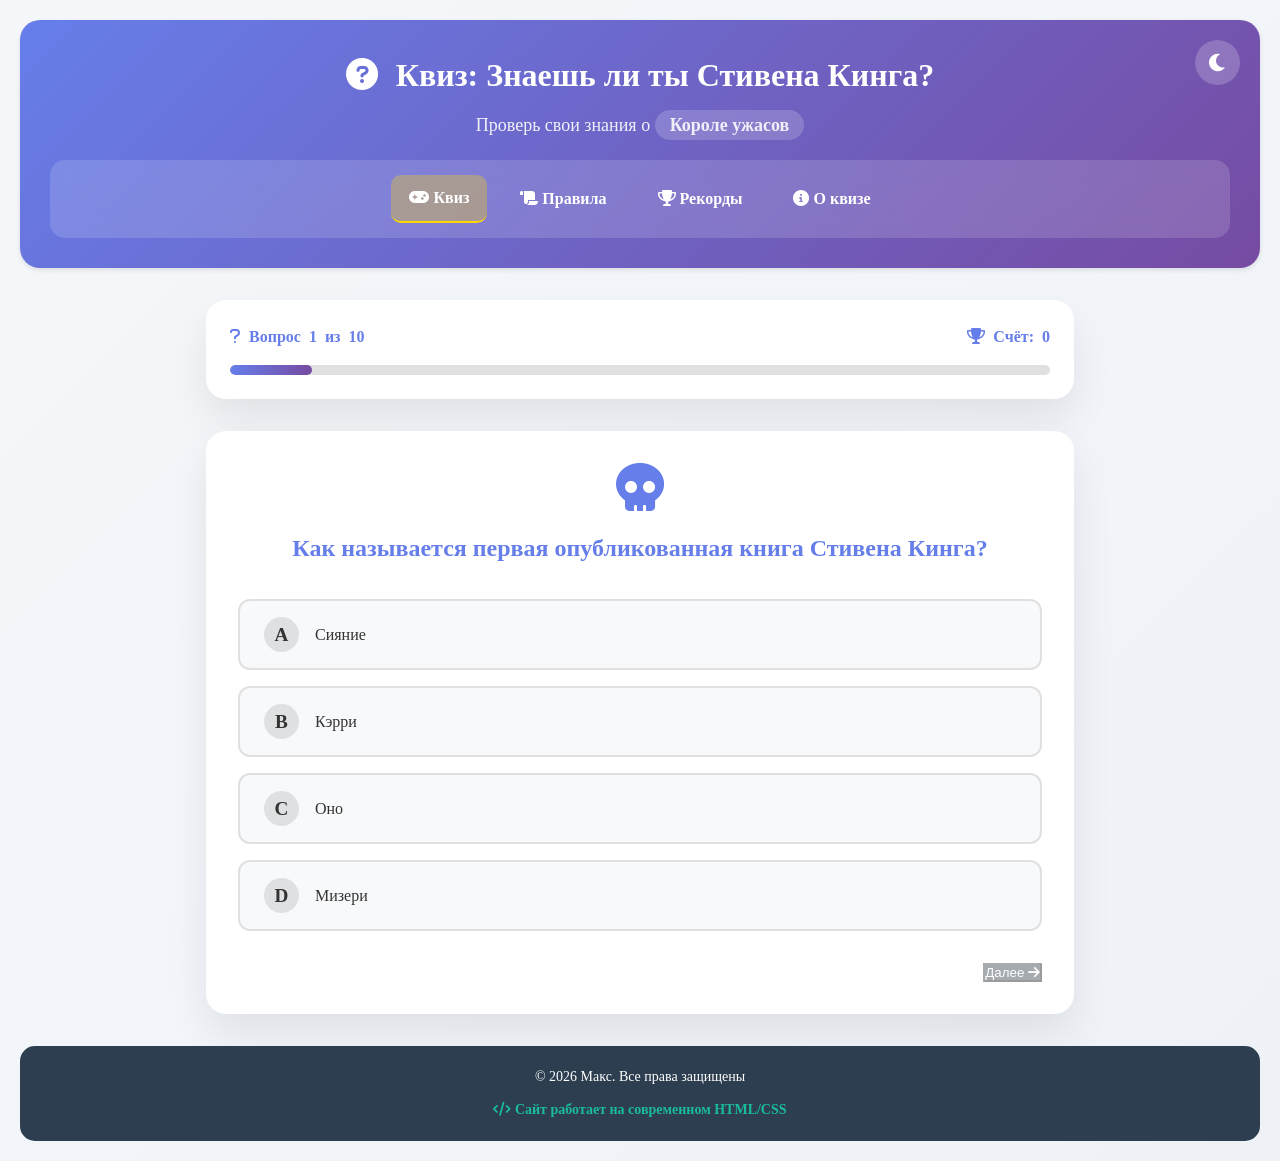
<file: quiz.html>
<!DOCTYPE html>
<html lang="ru">
<head>
    <meta charset="UTF-8">
    <meta name="viewport" content="width=device-width, initial-scale=1.0">
    <title>Квиз | Проверь свои знания о Стивене Кинге</title>
    <link rel="stylesheet" href="styles for quiz.css">
    <link rel="stylesheet" href="https://cdnjs.cloudflare.com/ajax/libs/font-awesome/6.0.0/css/all.min.css">
</head>
<body>
    <header class="quiz-header">
        <div class="header-content">
            <h1><i class="fas fa-question-circle"></i> Квиз: Знаешь ли ты Стивена Кинга?</h1>
            <p class="substitle">Проверь свои знания о <span class="theme-name">Короле ужасов</span></p>
        </div>
        
        <!-- Кнопка переключения темы -->
        <button class="theme-toggle" id="themeToggle" aria-label="Переключить тему">
            <i class="fas fa-moon"></i>
            <i class="fas fa-sun"></i>
        </button>
        
        <nav class="main-nav">
            <ul class="nav-menu">
                <!-- Квиз - текущая страница -->
                <li>
                    <a href="quiz.html" class="nav-link active">
                        <i class="fas fa-gamepad"></i> Квиз
                    </a>
                </li>
                <!-- Правила квиза -->
                <li>
                    <a href="#" class="nav-link" id="rules-link">
                        <i class="fas fa-scroll"></i> Правила
                    </a>
                </li>
                <!-- Лучшие результаты -->
                <li>
                    <a href="#" class="nav-link" id="records-link">
                        <i class="fas fa-trophy"></i> Рекорды
                    </a>
                </li>
                <!-- О квизе -->
                <li>
                    <a href="#" class="nav-link" id="about-quiz-link">
                        <i class="fas fa-info-circle"></i> О квизе
                    </a>
                </li>
            </ul>
        </nav>
        
        <!-- Модальное окно для правил -->
        <div id="rules-modal" class="modal" style="display: none;">
            <div class="modal-content">
                <span class="close-modal">&times;</span>
                <h3><i class="fas fa-scroll"></i> Правила квиза</h3>
                <ul>
                    <li><i class="fas fa-check-circle"></i> В квизе 10 вопросов о Стивене Кинге</li>
                    <li><i class="fas fa-check-circle"></i> У каждого вопроса 4 варианта ответа</li>
                    <li><i class="fas fa-check-circle"></i> Выберите один правильный ответ</li>
                    <li><i class="fas fa-check-circle"></i> На все вопросы нужно ответить, чтобы завершить квиз</li>
                    <li><i class="fas fa-check-circle"></i> После завершения вы увидите свой результат</li>
                    <li><i class="fas fa-check-circle"></i> Можно пройти квиз заново в любое время</li>
                </ul>
            </div>
        </div>
        
        <!-- Модальное окно для рекордов -->
        <div id="records-modal" class="modal" style="display: none;">
            <div class="modal-content">
                <span class="close-modal">&times;</span>
                <h3><i class="fas fa-trophy"></i> Таблица рекордов</h3>
                <table class="records-table">
                    <thead>
                        <tr>
                            <th>Место</th>
                            <th>Игрок</th>
                            <th>Результат</th>
                            <th>Дата</th>
                        </tr>
                    </thead>
                    <tbody>
                        <tr><td>🥇 1</td><td>Мастер ужасов</td><td>10/10</td><td>Сегодня</td></tr>
                        <tr><td>🥈 2</td><td>KingFan</td><td>9/10</td><td>Вчера</td></tr>
                        <tr><td>🥉 3</td><td>Постоянный читатель</td><td>8/10</td><td>2 дня назад</td></tr>
                        <tr><td>4</td><td>Новичок</td><td>7/10</td><td>3 дня назад</td></tr>
                        <tr><td>5</td><td>Любопытный</td><td>6/10</td><td>5 дней назад</td></tr>
                    </tbody>
                </table>
                <p class="records-note">Пройдите квиз, чтобы попасть в таблицу рекордов!</p>
            </div>
        </div>
        
        <!-- Модальное окно для информации -->
        <div id="about-quiz-modal" class="modal" style="display: none;">
            <div class="modal-content">
                <span class="close-modal">&times;</span>
                <h3><i class="fas fa-info-circle"></i> О квизе</h3>
                <p>Этот квиз создан для проверки знаний о жизни и творчестве знаменитого писателя Стивена Кинга.</p>
                <p><strong>Что вы узнаете:</strong></p>
                <ul>
                    <li>Интересные факты из биографии писателя</li>
                    <li>Названия и даты выхода известных романов</li>
                    <li>Экранизации произведений</li>
                    <li>Интересные детали творческого процесса</li>
                </ul>
                <p><strong>Совет:</strong> Если вы не знаете ответа на вопрос, попробуйте угадать! Это поможет запомнить правильный вариант в следующий раз.</p>
            </div>
        </div>
    </header>

    <main class="quiz-container">
        <div class="quiz-wrapper">
            <!-- Блок с прогрессом -->
            <div class="quiz-progress">
                <div class="progress-stats">
                    <span class="question-counter"><i class="fas fa-question"></i> Вопрос <span id="current-question">1</span> из <span id="total-questions">10</span></span>
                    <span class="score-display"><i class="fas fa-trophy"></i> Счёт: <span id="current-score">0</span></span>
                </div>
                <div class="progress-bar">
                    <div class="progress-fill" id="progress-fill"></div>
                </div>
            </div>

            <!-- Блок с вопросом -->
            <div class="quiz-card" id="quiz-card">
                <div class="quiz-icon">
                    <i class="fas fa-skull"></i>
                </div>
                <h2 id="question-text">Загрузка вопросов...</h2>
                <div class="answers-grid" id="answers-grid">
                    <!-- Ответы будут добавляться через JavaScript -->
                </div>
                <div class="quiz-buttons" id="quiz-buttons">
                    <button class="nav-btn next-btn" id="next-btn">
                        Далее <i class="fas fa-arrow-right"></i>
                    </button>
                </div>
            </div>

            <!-- Блок с результатами (изначально скрыт) -->
            <div class="results-card" id="results-card" style="display: none;">
                <div class="results-icon">
                    <i class="fas fa-crown"></i>
                </div>
                <h2>Ваш результат</h2>
                <div class="score-circle">
                    <span class="final-score" id="final-score">0</span>
                    <span class="total-score">/10</span>
                </div>
                <p class="result-message" id="result-message"></p>
                <div class="results-details" id="results-details"></div>
                <button class="restart-btn" id="restart-btn">
                    <i class="fas fa-redo-alt"></i> Пройти заново
                </button>
                <button class="gallery-btn" id="gallery-btn">
                    <i class="fas fa-images"></i> Вернуться в галерею
                </button>
            </div>
        </div>
    </main>

    <footer class="quiz-footer">
        <div class="footer-content">
            <p>&copy; <span id="current-year">2026</span> Макс. Все права защищены</p>
            <p class="js-status"><i class="fas fa-code"></i> Сайт работает на современном HTML/CSS</p>
        </div>
    </footer>

    <script src="script for quiz.js"></script>
    <script src="theme.js"></script>
    
    <script>
        // Модальные окна для меню квиза
        document.addEventListener('DOMContentLoaded', function() {
            const rulesModal = document.getElementById('rules-modal');
            const recordsModal = document.getElementById('records-modal');
            const aboutModal = document.getElementById('about-quiz-modal');
            const rulesLink = document.getElementById('rules-link');
            const recordsLink = document.getElementById('records-link');
            const aboutLink = document.getElementById('about-quiz-link');
            
            function showModal(modal) {
                modal.style.display = 'flex';
            }
            
            function hideModal(modal) {
                modal.style.display = 'none';
            }
            
            if (rulesLink) rulesLink.addEventListener('click', (e) => { e.preventDefault(); showModal(rulesModal); });
            if (recordsLink) recordsLink.addEventListener('click', (e) => { e.preventDefault(); showModal(recordsModal); });
            if (aboutLink) aboutLink.addEventListener('click', (e) => { e.preventDefault(); showModal(aboutModal); });
            
            document.querySelectorAll('.close-modal').forEach(closeBtn => {
                closeBtn.addEventListener('click', function() {
                    hideModal(rulesModal);
                    hideModal(recordsModal);
                    hideModal(aboutModal);
                });
            });
            
            window.addEventListener('click', (e) => {
                if (e.target === rulesModal) hideModal(rulesModal);
                if (e.target === recordsModal) hideModal(recordsModal);
                if (e.target === aboutModal) hideModal(aboutModal);
            });
        });
    </script>
</body>
</html>
</file>
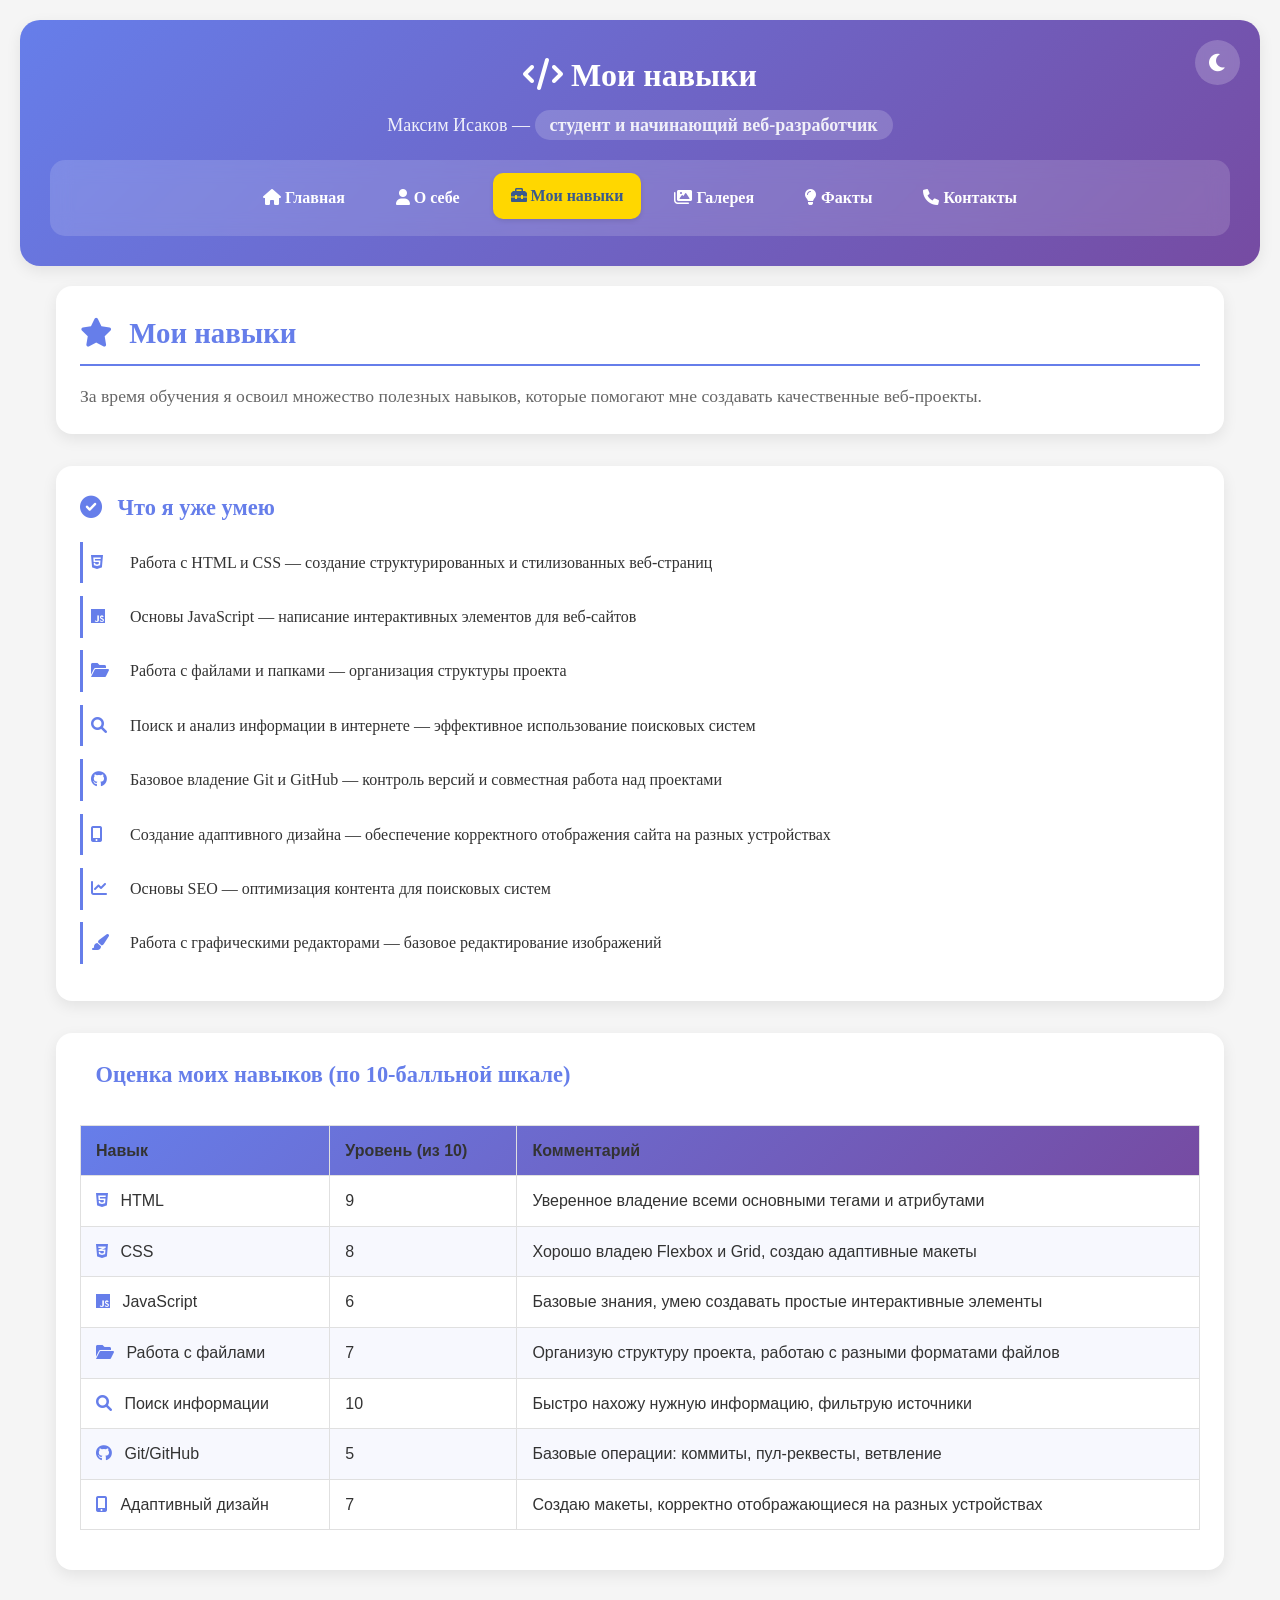
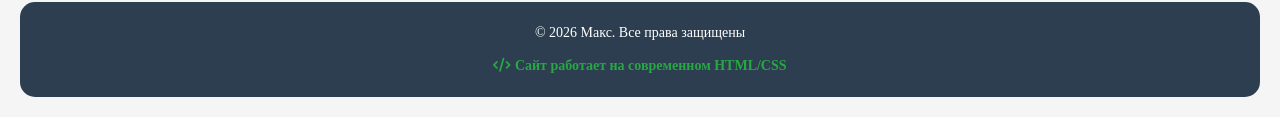
<file: skills.html>
<!DOCTYPE html>
<html lang="ru">
<head>
    <meta charset="UTF-8">
    <meta name="viewport" content="width=device-width, initial-scale=1.0">
    <title>Мои навыки | Топ произведений Стивена Кинга</title>
    <link rel="stylesheet" href="skills.css">
    <link rel="stylesheet" href="https://cdnjs.cloudflare.com/ajax/libs/font-awesome/6.0.0/css/all.min.css">
</head>
<body>
    <header class="main-header">
        <div class="header-content">
            <h1><i class="fas fa-code"></i> Мои навыки</h1>
            <p class="substitle">Максим Исаков — <span class="theme-name">студент и начинающий веб-разработчик</span></p>
        </div>
        
        <!-- Кнопка переключения темы -->
        <button class="theme-toggle" id="themeToggle" aria-label="Переключить тему">
            <i class="fas fa-moon"></i>
            <i class="fas fa-sun"></i>
        </button>
        
        <nav class="main-nav">
            <ul class="nav-menu">
                <li><a href="index.html" class="nav-link"><i class="fas fa-home"></i> Главная</a></li>
                <li><a href="about.html" class="nav-link"><i class="fas fa-user"></i> О себе</a></li>
                <li><a href="skills.html" class="nav-link active"><i class="fas fa-toolbox"></i> Мои навыки</a></li>
                <li><a href="gallery.html" class="nav-link"><i class="fas fa-images"></i> Галерея</a></li>
                <li><a href="facts.html" class="nav-link"><i class="fas fa-lightbulb"></i> Факты</a></li>
                <li><a href="contacts.html" class="nav-link"><i class="fas fa-phone"></i> Контакты</a></li>
            </ul>
        </nav>
    </header>

    <main class="skills-page">
        <section class="skills-intro">
            <h2><i class="fas fa-star"></i> Мои навыки</h2>
            <p>За время обучения я освоил множество полезных навыков, которые помогают мне создавать качественные веб-проекты.</p>
        </section>

        <!-- Список навыков -->
        <section class="skills-list-section">
            <h3><i class="fas fa-check-circle"></i> Что я уже умею</h3>
            <ul class="skills-list">
                <li><i class="fab fa-html5"></i> Работа с HTML и CSS — создание структурированных и стилизованных веб‑страниц</li>
                <li><i class="fab fa-js"></i> Основы JavaScript — написание интерактивных элементов для веб‑сайтов</li>
                <li><i class="fas fa-folder-open"></i> Работа с файлами и папками — организация структуры проекта</li>
                <li><i class="fas fa-search"></i> Поиск и анализ информации в интернете — эффективное использование поисковых систем</li>
                <li><i class="fab fa-github"></i> Базовое владение Git и GitHub — контроль версий и совместная работа над проектами</li>
                <li><i class="fas fa-mobile-alt"></i> Создание адаптивного дизайна — обеспечение корректного отображения сайта на разных устройствах</li>
                <li><i class="fas fa-chart-line"></i> Основы SEO — оптимизация контента для поисковых систем</li>
                <li><i class="fas fa-paint-brush"></i> Работа с графическими редакторами — базовое редактирование изображений</li>
            </ul>
        </section>

        <!-- Таблица навыков -->
        <section class="skills-table-section">
            <h3><i class="fas fa-chart-simple"></i> Оценка моих навыков (по 10‑балльной шкале)</h3>
            <div class="table-wrapper">
                <table class="skills-table">
                    <thead>
                        <tr>
                            <th>Навык</th>
                            <th>Уровень (из 10)</th>
                            <th>Комментарий</th>
                        </tr>
                    </thead>
                    <tbody>
                        <tr>
                            <td><i class="fab fa-html5"></i> HTML</td>
                            <td>9</td>
                            <td>Уверенное владение всеми основными тегами и атрибутами</td>
                        </tr>
                        <tr>
                            <td><i class="fab fa-css3-alt"></i> CSS</td>
                            <td>8</td>
                            <td>Хорошо владею Flexbox и Grid, создаю адаптивные макеты</td>
                        </tr>
                        <tr>
                            <td><i class="fab fa-js"></i> JavaScript</td>
                            <td>6</td>
                            <td>Базовые знания, умею создавать простые интерактивные элементы</td>
                        </tr>
                        <tr>
                            <td><i class="fas fa-folder-open"></i> Работа с файлами</td>
                            <td>7</td>
                            <td>Организую структуру проекта, работаю с разными форматами файлов</td>
                        </tr>
                        <tr>
                            <td><i class="fas fa-search"></i> Поиск информации</td>
                            <td>10</td>
                            <td>Быстро нахожу нужную информацию, фильтрую источники</td>
                        </tr>
                        <tr>
                            <td><i class="fab fa-github"></i> Git/GitHub</td>
                            <td>5</td>
                            <td>Базовые операции: коммиты, пул‑реквесты, ветвление</td>
                        </tr>
                        <tr>
                            <td><i class="fas fa-mobile-alt"></i> Адаптивный дизайн</td>
                            <td>7</td>
                            <td>Создаю макеты, корректно отображающиеся на разных устройствах</td>
                        </tr>
                    </tbody>
                </table>
            </div>
        </section>
    </main>

    <footer class="main-footer">
        <div class="footer-content">
            <p>&copy; 2026 Макс. Все права защищены</p>
            <p class="js-status"><i class="fas fa-code"></i> Сайт работает на современном HTML/CSS</p>
        </div>
    </footer>

    <script src="theme.js"></script>
</body>
</html>
</file>
<file: style.css>
/* 1. Сбрасываем стандартные отступы браузера */
* {
    margin: 0;
    padding: 0;
    box-sizing: border-box;
}

/* 2. CSS переменные для светлой темы (по умолчанию) */
:root {
    /* Цвета фона */
    --bg-primary: #f5f5f5;
    --bg-secondary: #ffffff;
    --bg-header: linear-gradient(135deg, #667eea 0%, #764ba2 100%);
    --bg-nav: rgba(255, 255, 255, 0.15);
    --bg-card: #ffffff;
    --bg-footer: #2c3e50;
    
    /* Цвета текста */
    --text-primary: #333333;
    --text-secondary: #666666;
    --text-light: #ffffff;
    --text-muted: #777777;
    
    /* Цвета акцентов */
    --accent-primary: #4a6fa5;
    --accent-secondary: #3a5a8c;
    --accent-hover: #ffd700;
    
    /* Цвета границ и теней */
    --border-color: #e0e0e0;
    --shadow-sm: 0 2px 5px rgba(0, 0, 0, 0.1);
    --shadow-md: 0 5px 15px rgba(0, 0, 0, 0.08);
    --shadow-lg: 0 15px 30px rgba(0, 0, 0, 0.15);
    
    /* Плавные переходы */
    --transition: all 0.3s ease;
}

/* 3. Тёмная тема */
body.dark-theme {
    --bg-primary: #1a1a2e;
    --bg-secondary: #16213e;
    --bg-header: linear-gradient(135deg, #0f3460 0%, #1a1a2e 100%);
    --bg-nav: rgba(0, 0, 0, 0.3);
    --bg-card: #0f3460;
    --bg-footer: #0f3460;
    
    --text-primary: #e0e0e0;
    --text-secondary: #b0b0b0;
    --text-light: #ffffff;
    --text-muted: #a0a0a0;
    
    --accent-primary: #6c5ce7;
    --accent-secondary: #5b4bc4;
    --accent-hover: #fdcb6e;
    
    --border-color: #2c3e50;
    --shadow-sm: 0 2px 5px rgba(0, 0, 0, 0.3);
    --shadow-md: 0 5px 15px rgba(0, 0, 0, 0.2);
    --shadow-lg: 0 15px 30px rgba(0, 0, 0, 0.3);
}

/* Общие стили */
body {
    font-family: 'Segoe UI', 'Times New Roman', serif;
    background-color: var(--bg-primary);
    color: var(--text-primary);
    line-height: 1.6;
    padding: 20px;
    transition: var(--transition);
}

/* 4. Стили для шапки */
.main-header {
    background: var(--bg-header);
    color: var(--text-light);
    padding: 30px;
    text-align: center;
    border-radius: 20px;
    margin-bottom: 20px;
    position: relative;
    backdrop-filter: blur(10px);
    box-shadow: var(--shadow-md);
}

.main-header h1 {
    font-size: 32px;
    margin-bottom: 10px;
    animation: fadeInDown 0.5s ease;
}

.substitle {
    font-size: 18px;
    opacity: 0.9;
}

.theme-name {
    background: rgba(255, 255, 255, 0.2);
    padding: 5px 15px;
    border-radius: 20px;
    font-weight: bold;
}

/* Кнопка переключения темы */
.theme-toggle {
    position: absolute;
    top: 20px;
    right: 20px;
    background: rgba(255, 255, 255, 0.2);
    border: none;
    color: white;
    width: 45px;
    height: 45px;
    border-radius: 50%;
    cursor: pointer;
    font-size: 20px;
    display: flex;
    align-items: center;
    justify-content: center;
    transition: var(--transition);
    backdrop-filter: blur(5px);
}

.theme-toggle:hover {
    transform: rotate(15deg) scale(1.1);
    background: rgba(255, 255, 255, 0.3);
}

.theme-toggle .fa-sun {
    display: none;
}

body.dark-theme .theme-toggle .fa-moon {
    display: none;
}

body.dark-theme .theme-toggle .fa-sun {
    display: inline;
}

/* 5. Навигационное меню — ВСЕ ПУНКТЫ В ОДНУ СТРОКУ */
.main-nav {
    background: var(--bg-nav);
    backdrop-filter: blur(10px);
    padding: 15px 20px;
    border-radius: 15px;
    margin-top: 20px;
}

/* Убираем точки у списка и делаем горизонтальное меню */
.nav-menu {
    display: flex;
    justify-content: center;
    align-items: center;
    gap: 15px;
    flex-wrap: wrap;
    list-style: none;
}

/* Стили для ссылок */
.nav-menu li a {
    color: var(--text-light);
    text-decoration: none;
    font-weight: bold;
    padding: 10px 18px;
    border-radius: 10px;
    transition: var(--transition);
    display: inline-block;
    white-space: nowrap;
}

/* Эффект при наведении */
.nav-menu li a:hover {
    background-color: rgba(255, 255, 255, 0.2);
    transform: translateY(-2px);
}

/* Активное меню (подсветка текущей страницы) */
.nav-menu li a.active {
    background-color: var(--accent-hover);
    color: var(--accent-secondary);
    border-radius: 10px;
    font-weight: bold;
    box-shadow: var(--shadow-sm);
    transform: translateY(-2px);
}

/* Альтернативное меню (если используется flex-nav) */
.flex-nav {
    display: flex;
    justify-content: center;
    flex-wrap: wrap;
    gap: 15px;
    list-style: none;
    padding: 0;
}

.flex-nav a {
    display: block;
    padding: 10px 20px;
    background: var(--bg-nav);
    color: var(--text-light);
    text-decoration: none;
    border-radius: 30px;
    transition: var(--transition);
    backdrop-filter: blur(5px);
    white-space: nowrap;
}

.flex-nav a:hover {
    background: rgba(255, 255, 255, 0.3);
    transform: translateY(-3px);
    box-shadow: var(--shadow-md);
}

.flex-nav a.active {
    background: var(--accent-hover);
    color: var(--accent-secondary);
    transform: translateY(-2px);
}

/* 6. Основное содержание */
.main-content {
    background-color: var(--bg-secondary);
    padding: 30px;
    border-radius: 20px;
    box-shadow: var(--shadow-md);
    margin-bottom: 20px;
    transition: var(--transition);
}

/* Заголовки второго уровня */
h2 {
    color: var(--accent-primary);
    margin: 20px 0 15px 0;
    padding-bottom: 10px;
    border-bottom: 2px solid var(--border-color);
    font-size: 28px;
}

/* Абзацы */
p {
    margin-bottom: 15px;
}

/* Списки */
ul {
    margin-left: 20px;
    margin-bottom: 20px;
}

ul li {
    margin-bottom: 8px;
    transition: var(--transition);
}

.benefits-list li {
    list-style: none;
    margin-left: 0;
    padding: 10px;
    background: var(--bg-primary);
    border-radius: 10px;
    transition: var(--transition);
}

.benefits-list li:hover {
    transform: translateX(10px);
    background: var(--accent-primary);
    color: white;
}

.benefits-list li i {
    margin-right: 10px;
    color: var(--accent-primary);
}

.benefits-list li:hover i {
    color: white;
}

.project-link {
    margin-top: 20px;
    text-align: center;
}

.project-link a {
    color: var(--accent-primary);
    text-decoration: none;
    font-weight: bold;
    transition: var(--transition);
}

.project-link a:hover {
    color: var(--accent-hover);
    text-decoration: underline;
}

/* 7. Подвал сайта */
.main-footer {
    background-color: var(--bg-footer);
    color: var(--text-light);
    text-align: center;
    padding: 20px;
    border-radius: 15px;
    font-size: 14px;
    transition: var(--transition);
}

.footer-content {
    display: grid;
    grid-template-columns: 1fr;
    gap: 10px;
}

.js-status {
    color: #28a745;
    font-weight: bold;
}

/* СТИЛИ ДЛЯ ГАЛЕРЕИ */
.gallery-container {
    max-width: 1200px;
    margin: 0 auto;
    padding: 20px;
}

.gallery-header {
    background: var(--bg-header);
    color: var(--text-light);
    padding: 40px 20px;
    text-align: center;
    border-radius: 0 0 20px 20px;
    margin-bottom: 30px;
}

/* Панель управления */
.controls-panel {
    display: grid;
    grid-template-columns: 1fr auto;
    gap: 20px;
    align-items: center;
    background: var(--bg-secondary);
    padding: 20px;
    border-radius: 15px;
    margin-bottom: 20px;
    box-shadow: var(--shadow-sm);
}

.stats {
    display: grid;
    grid-template-columns: repeat(auto-fit, minmax(200px, 1fr));
    gap: 15px;
}

.stat-item {
    background: var(--bg-primary);
    padding: 10px 15px;
    border-radius: 10px;
    box-shadow: var(--shadow-sm);
    color: var(--text-primary);
}

.view-controls {
    display: grid;
    grid-template-columns: repeat(2, 1fr);
    gap: 10px;
}

.view-btn {
    background: var(--bg-primary);
    border: 2px solid var(--border-color);
    color: var(--text-primary);
    padding: 10px 15px;
    border-radius: 8px;
    cursor: pointer;
    transition: var(--transition);
}

.view-btn.active {
    background: var(--accent-primary);
    color: white;
    border-color: var(--accent-primary);
}

/* ОСНОВНАЯ ГАЛЕРЕЯ */
.gallery-grid {
    display: flex;
    flex-wrap: wrap;
    gap: 30px;
    margin-bottom: 40px;
}

.gallery-grid.list-view {
    grid-template-columns: 1fr;
    max-width: 800px;
    margin: 0 auto 40px;
}

/* Карточка изображения */
.image-card {
    flex: 1 1 300px;
    background: var(--bg-card);
    border-radius: 15px;
    overflow: hidden;
    box-shadow: var(--shadow-md);
    transition: var(--transition);
    display: flex;
    flex-direction: column;
    height: 100%;
}

.image-card:hover {
    transform: translateY(-10px);
    box-shadow: var(--shadow-lg);
}

/* Изображение в карточке */
.card-image {
    position: relative;
    height: 600px;
    overflow: hidden;
}

.gallery-img {
    width: 100%;
    height: 100%;
    object-fit: cover;
    transition: transform 0.5s ease;
}

.image-card:hover .gallery-img {
    transform: scale(1.05);
}

/* Наложение с кнопками */
.image-overlay {
    position: absolute;
    top: 10px;
    right: 10px;
    display: grid;
    grid-template-columns: repeat(2, auto);
    gap: 10px;
    opacity: 0;
    transition: opacity 0.3s;
}

.image-card:hover .image-overlay {
    opacity: 1;
}

.like-btn, .zoom-btn {
    background: rgba(255, 255, 255, 0.9);
    border: none;
    width: 40px;
    height: 40px;
    border-radius: 50%;
    cursor: pointer;
    display: grid;
    place-items: center;
    font-size: 16px;
    transition: var(--transition);
    box-shadow: var(--shadow-sm);
}

.like-btn:hover {
    background: #ff6b8b;
    color: white;
}

.like-btn.liked {
    background: #ff6b8b;
    color: white;
}

.zoom-btn:hover {
    background: var(--accent-primary);
    color: white;
}

.like-count {
    margin-left: 5px;
    font-size: 14px;
    font-weight: bold;
}

/* Контент карточки */
.card-content {
    padding: 20px;
    flex-grow: 1;
}

.image-title {
    margin: 0 0 10px 0;
    color: var(--text-primary);
    font-size: 18px;
    line-height: 1.3;
}

.image-date {
    color: var(--text-secondary);
    font-size: 14px;
    margin-bottom: 15px;
}

.image-description {
    color: var(--text-muted);
    font-size: 14px;
    line-height: 1.5;
    margin-bottom: 15px;
    flex-grow: 1;
}

/* Теги */
.image-tags {
    display: grid;
    grid-template-columns: repeat(auto-fill, minmax(80px, auto));
    gap: 5px;
}

.tag {
    background: var(--bg-primary);
    color: var(--text-secondary);
    padding: 4px 10px;
    border-radius: 15px;
    font-size: 12px;
    text-align: center;
}

/* Анимации */
@keyframes fadeInDown {
    from {
        opacity: 0;
        transform: translateY(-20px);
    }
    to {
        opacity: 1;
        transform: translateY(0);
    }
}

@keyframes fadeIn {
    from {
        opacity: 0;
        transform: translateY(20px);
    }
    to {
        opacity: 1;
        transform: translateY(0);
    }
}

.image-card {
    animation: fadeIn 0.5s ease forwards;
}

.image-card:nth-child(1) { animation-delay: 0.1s; }
.image-card:nth-child(2) { animation-delay: 0.2s; }
.image-card:nth-child(3) { animation-delay: 0.3s; }
.image-card:nth-child(4) { animation-delay: 0.4s; }
.image-card:nth-child(5) { animation-delay: 0.5s; }
.image-card:nth-child(6) { animation-delay: 0.6s; }

/* 6.2 АДАПТИВНОСТЬ ДЛЯ МОБИЛЬНЫХ УСТРОЙСТВ */
/* На экранах меньше 768px меню становится вертикальным */
@media (max-width: 768px) {
    /* Шапка */
    .main-header {
        padding: 20px 15px;
    }

    .main-header h1 {
        font-size: 24px;
    }

    .theme-toggle {
        top: 15px;
        right: 15px;
        width: 40px;
        height: 40px;
        font-size: 18px;
    }

    /* Навигационное меню — становится вертикальным на мобильных */
    .nav-menu {
        flex-direction: column;
        gap: 10px;
    }
    
    .nav-menu li a {
        display: block;
        width: 100%;
        padding: 10px 15px;
    }

    /* Flex-меню тоже вертикальное */
    .flex-nav {
        flex-direction: column;
        gap: 10px;
    }
    
    .flex-nav a {
        width: 100%;
        text-align: center;
    }

    /* Основное содержимое */
    .main-content {
        padding: 20px;
    }

    h2 {
        font-size: 24px;
    }

    p, ul li {
        font-size: 14px;
    }

    /* Галерея */
    .gallery-grid {
        gap: 20px;
    }

    .image-card {
        flex: 1 1 100%;
    }

    .card-image {
        height: 400px;
    }

    .card-content {
        padding: 15px;
    }

    /* Подвал */
    .main-footer {
        padding: 15px;
        font-size: 12px;
    }

    .controls-panel {
        grid-template-columns: 1fr;
        text-align: center;
    }

    .view-controls {
        grid-template-columns: 1fr;
    }

    .stats {
        grid-template-columns: 1fr;
    }
}

/* Для очень маленьких экранов */
@media (max-width: 480px) {
    .main-header h1 {
        font-size: 20px;
    }

    .card-image {
        height: 300px;
    }

    .image-tags {
        grid-template-columns: repeat(auto-fill, minmax(60px, auto));
    }

    .tag {
        padding: 3px 8px;
        font-size: 11px;
    }
}

/* Планшеты */
@media (min-width: 769px) and (max-width: 1024px) {
    .gallery-grid {
        gap: 25px;
    }

    .image-card {
        flex: 1 1 calc(33.333% - 20px);
    }

    .card-image {
        height: 500px;
    }

    .main-header h1 {
        font-size: 28px;
    }
}
</file>
<file: style for about the project.css>
/* 1. Сбрасываем стандартные отступы браузера */
* {
    margin: 0;
    padding: 0;
    box-sizing: border-box;
}

/* 2. CSS переменные для светлой темы (по умолчанию) */
:root {
    /* Цвета фона */
    --bg-primary: #f5f5f5;
    --bg-secondary: #ffffff;
    --bg-header: linear-gradient(135deg, #667eea 0%, #764ba2 100%);
    --bg-nav: rgba(255, 255, 255, 0.15);
    --bg-card: #ffffff;
    --bg-footer: #2c3e50;
    
    /* Цвета текста */
    --text-primary: #333333;
    --text-secondary: #666666;
    --text-light: #ffffff;
    --text-muted: #777777;
    
    /* Цвета акцентов */
    --accent-primary: #4a6fa5;
    --accent-secondary: #3a5a8c;
    --accent-hover: #ffd700;
    
    /* Цвета границ и теней */
    --border-color: #e0e0e0;
    --shadow-sm: 0 2px 5px rgba(0, 0, 0, 0.1);
    --shadow-md: 0 5px 15px rgba(0, 0, 0, 0.08);
    --shadow-lg: 0 15px 30px rgba(0, 0, 0, 0.15);
    
    /* Плавные переходы */
    --transition: all 0.3s ease;
}

/* 3. Тёмная тема */
body.dark-theme {
    --bg-primary: #1a1a2e;
    --bg-secondary: #16213e;
    --bg-header: linear-gradient(135deg, #0f3460 0%, #1a1a2e 100%);
    --bg-nav: rgba(0, 0, 0, 0.3);
    --bg-card: #0f3460;
    --bg-footer: #0f3460;
    
    --text-primary: #e0e0e0;
    --text-secondary: #b0b0b0;
    --text-light: #ffffff;
    --text-muted: #a0a0a0;
    
    --accent-primary: #6c5ce7;
    --accent-secondary: #5b4bc4;
    --accent-hover: #fdcb6e;
    
    --border-color: #2c3e50;
    --shadow-sm: 0 2px 5px rgba(0, 0, 0, 0.3);
    --shadow-md: 0 5px 15px rgba(0, 0, 0, 0.2);
    --shadow-lg: 0 15px 30px rgba(0, 0, 0, 0.3);
}

/* Общие стили */
body {
    font-family: 'Segoe UI', 'Times New Roman', serif;
    background-color: var(--bg-primary);
    color: var(--text-primary);
    line-height: 1.6;
    padding: 20px;
    transition: var(--transition);
}

/* 4. Стили для шапки */
.main-header {
    background: var(--bg-header);
    color: var(--text-light);
    padding: 30px;
    text-align: center;
    border-radius: 20px;
    margin-bottom: 20px;
    position: relative;
    backdrop-filter: blur(10px);
    box-shadow: var(--shadow-md);
}

.main-header h1 {
    font-size: 32px;
    margin-bottom: 10px;
    animation: fadeInDown 0.5s ease;
}

.substitle {
    font-size: 18px;
    opacity: 0.9;
}

.theme-name {
    background: rgba(255, 255, 255, 0.2);
    padding: 5px 15px;
    border-radius: 20px;
    font-weight: bold;
}

/* Кнопка переключения темы */
.theme-toggle {
    position: absolute;
    top: 20px;
    right: 20px;
    background: rgba(255, 255, 255, 0.2);
    border: none;
    color: white;
    width: 45px;
    height: 45px;
    border-radius: 50%;
    cursor: pointer;
    font-size: 20px;
    display: flex;
    align-items: center;
    justify-content: center;
    transition: var(--transition);
    backdrop-filter: blur(5px);
}

.theme-toggle:hover {
    transform: rotate(15deg) scale(1.1);
    background: rgba(255, 255, 255, 0.3);
}

.theme-toggle .fa-sun {
    display: none;
}

body.dark-theme .theme-toggle .fa-moon {
    display: none;
}

body.dark-theme .theme-toggle .fa-sun {
    display: inline;
}

/* 5. Навигационное меню — ВСЕ ПУНКТЫ В ОДНУ СТРОКУ */
.main-nav {
    background: var(--bg-nav);
    backdrop-filter: blur(10px);
    padding: 15px 20px;
    border-radius: 15px;
    margin-top: 20px;
}

/* Убираем точки у списка и делаем горизонтальное меню */
.nav-menu {
    display: flex;
    justify-content: center;
    align-items: center;
    gap: 15px;
    flex-wrap: wrap;
    list-style: none;
}

/* Стили для ссылок */
.nav-menu li a {
    color: var(--text-light);
    text-decoration: none;
    font-weight: bold;
    padding: 10px 18px;
    border-radius: 10px;
    transition: var(--transition);
    display: inline-block;
    white-space: nowrap;
}

/* Эффект при наведении */
.nav-menu li a:hover {
    background-color: rgba(255, 255, 255, 0.2);
    transform: translateY(-2px);
}

/* Активное меню (подсветка текущей страницы) */
.nav-menu li a.active {
    background-color: var(--accent-hover);
    color: var(--accent-secondary);
    border-radius: 10px;
    font-weight: bold;
    box-shadow: var(--shadow-sm);
    transform: translateY(-2px);
}

/* 6. Основное содержание */
.main-content {
    background-color: var(--bg-secondary);
    padding: 30px;
    border-radius: 20px;
    box-shadow: var(--shadow-md);
    margin-bottom: 20px;
    transition: var(--transition);
}

/* Заголовки */
h2 {
    color: var(--accent-primary);
    margin: 20px 0 15px 0;
    padding-bottom: 10px;
    border-bottom: 2px solid var(--border-color);
    font-size: 28px;
}

p {
    margin-bottom: 15px;
}

/* 7. Подвал сайта */
.main-footer {
    background-color: var(--bg-footer);
    color: var(--text-light);
    text-align: center;
    padding: 20px;
    border-radius: 15px;
    font-size: 14px;
    transition: var(--transition);
}

.footer-content {
    display: grid;
    grid-template-columns: 1fr;
    gap: 10px;
}

.js-status {
    color: #28a745;
    font-weight: bold;
}

/* Стили для страницы "О проекте" */
.about-page {
    max-width: 1200px;
    margin: 2rem auto;
    padding: 0 1rem;
}

.project-info {
    background-color: var(--bg-secondary);
    border-radius: 16px;
    padding: 2rem;
    box-shadow: var(--shadow-md);
    transition: var(--transition);
}

.project-info h2 {
    color: var(--accent-primary);
    margin-bottom: 1.5rem;
    padding-bottom: 0.5rem;
    border-bottom: 2px solid var(--accent-primary);
    font-size: 1.8rem;
}

.project-info h2 i {
    margin-right: 10px;
}

.project-info h3 {
    color: var(--accent-primary);
    margin: 1.5rem 0 1rem 0;
    font-size: 1.4rem;
}

.project-info h3 i {
    margin-right: 10px;
}

.project-info h4 {
    color: var(--accent-primary);
    font-size: 1.2rem;
    margin-bottom: 0.8rem;
}

.project-info ul {
    margin-left: 1.5rem;
    margin-bottom: 1rem;
}

.project-info ul li {
    margin-bottom: 0.5rem;
    transition: var(--transition);
}

.project-info ul li i {
    color: var(--accent-primary);
    margin-right: 8px;
    width: 20px;
}

/* Сетка планов на будущее */
.future-plans-grid {
    display: grid;
    grid-template-columns: repeat(auto-fit, minmax(300px, 1fr));
    gap: 20px;
    margin: 30px 0;
}

.plan-category {
    background-color: var(--bg-primary);
    border-radius: 12px;
    padding: 20px;
    box-shadow: var(--shadow-sm);
    transition: var(--transition);
}

.plan-category:hover {
    transform: translateY(-5px);
    box-shadow: var(--shadow-md);
}

.plan-category h4 {
    color: var(--accent-primary);
    margin-top: 0;
    border-bottom: 2px solid var(--border-color);
    padding-bottom: 10px;
}

.plan-category ul {
    list-style: none;
    padding-left: 0;
    margin-left: 0;
}

.plan-category li {
    padding: 8px 0;
    padding-left: 20px;
    position: relative;
}

.plan-category li:before {
    content: "•";
    color: var(--accent-primary);
    position: absolute;
    left: 0;
    font-size: 1.2rem;
}

/* Контакты */
.contact-list {
    list-style: none;
    margin-left: 0;
    padding-left: 0;
}

.contact-list li {
    display: flex;
    align-items: center;
    gap: 10px;
    margin-bottom: 10px;
    padding: 10px;
    background-color: var(--bg-primary);
    border-radius: 10px;
    transition: var(--transition);
}

.contact-list li:hover {
    transform: translateX(10px);
    background-color: var(--accent-primary);
    color: white;
}

.contact-list li:hover i {
    color: white;
}

.contact-list li i {
    width: 25px;
    font-size: 1.2rem;
}

/* Анимации */
@keyframes fadeInDown {
    from {
        opacity: 0;
        transform: translateY(-20px);
    }
    to {
        opacity: 1;
        transform: translateY(0);
    }
}

/* Адаптивность для мобильных устройств */
@media (max-width: 768px) {
    body {
        padding: 15px;
    }

    .main-header {
        padding: 20px 15px;
    }

    .main-header h1 {
        font-size: 24px;
    }

    .substitle {
        font-size: 14px;
    }

    .theme-toggle {
        top: 15px;
        right: 15px;
        width: 40px;
        height: 40px;
        font-size: 18px;
    }

    /* Меню становится вертикальным */
    .nav-menu {
        flex-direction: column;
        gap: 10px;
    }

    .nav-menu li a {
        display: block;
        width: 100%;
        padding: 10px 15px;
        white-space: normal;
    }

    .main-content {
        padding: 20px;
    }

    h2 {
        font-size: 22px;
    }

    /* Страница о проекте */
    .about-page {
        margin: 1rem auto;
        padding: 0 0.8rem;
    }

    .project-info {
        padding: 1.2rem;
    }

    .future-plans-grid {
        grid-template-columns: 1fr;
        gap: 15px;
    }

    .project-info h2 {
        font-size: 1.5rem;
    }

    .project-info h3 {
        font-size: 1.2rem;
    }

    .plan-category {
        padding: 15px;
    }

    .contact-list li {
        padding: 8px;
    }

    .main-footer {
        padding: 15px;
        font-size: 12px;
    }
}

@media (max-width: 480px) {
    .main-header h1 {
        font-size: 20px;
    }

    .about-page {
        padding: 0 0.5rem;
    }

    .project-info {
        padding: 1rem;
    }

    .project-info h2 {
        font-size: 1.3rem;
    }

    .project-info h3 {
        font-size: 1.1rem;
    }

    .plan-category {
        padding: 12px;
    }

    .plan-category h4 {
        font-size: 1rem;
    }

    .contact-list li {
        font-size: 14px;
    }
}
</file>
<file: about.css>
/* 1. Сбрасываем стандартные отступы браузера */
* {
    margin: 0;
    padding: 0;
    box-sizing: border-box;
}

/* 2. CSS переменные для светлой темы (по умолчанию) */
:root {
    /* Цвета фона */
    --bg-primary: #f5f5f5;
    --bg-secondary: #ffffff;
    --bg-header: linear-gradient(135deg, #667eea 0%, #764ba2 100%);
    --bg-nav: rgba(255, 255, 255, 0.15);
    --bg-card: #ffffff;
    --bg-footer: #2c3e50;
    
    /* Цвета текста */
    --text-primary: #333333;
    --text-secondary: #666666;
    --text-light: #ffffff;
    --text-muted: #777777;
    
    /* Цвета акцентов */
    --accent-primary: #667eea;
    --accent-secondary: #764ba2;
    --accent-hover: #ffd700;
    
    /* Цвета границ и теней */
    --border-color: #e0e0e0;
    --shadow-sm: 0 2px 5px rgba(0, 0, 0, 0.1);
    --shadow-md: 0 5px 15px rgba(0, 0, 0, 0.08);
    --shadow-lg: 0 15px 30px rgba(0, 0, 0, 0.15);
    
    /* Плавные переходы */
    --transition: all 0.3s ease;
}

/* 3. Тёмная тема */
body.dark-theme {
    --bg-primary: #1a1a2e;
    --bg-secondary: #16213e;
    --bg-header: linear-gradient(135deg, #0f3460 0%, #1a1a2e 100%);
    --bg-nav: rgba(0, 0, 0, 0.3);
    --bg-card: #0f3460;
    --bg-footer: #0f3460;
    
    --text-primary: #e0e0e0;
    --text-secondary: #b0b0b0;
    --text-light: #ffffff;
    --text-muted: #a0a0a0;
    
    --accent-primary: #8b74ff;
    --accent-secondary: #9b59b6;
    --accent-hover: #fdcb6e;
    
    --border-color: #2c3e50;
    --shadow-sm: 0 2px 5px rgba(0, 0, 0, 0.3);
    --shadow-md: 0 5px 15px rgba(0, 0, 0, 0.2);
    --shadow-lg: 0 15px 30px rgba(0, 0, 0, 0.3);
}

/* Общие стили */
body {
    font-family: 'Segoe UI', 'Times New Roman', serif;
    background-color: var(--bg-primary);
    color: var(--text-primary);
    line-height: 1.6;
    padding: 20px;
    transition: var(--transition);
}

/* Стили для шапки */
.main-header {
    background: var(--bg-header);
    color: var(--text-light);
    padding: 30px;
    text-align: center;
    border-radius: 20px;
    margin-bottom: 20px;
    position: relative;
    backdrop-filter: blur(10px);
    box-shadow: var(--shadow-md);
}

.main-header h1 {
    font-size: 32px;
    margin-bottom: 10px;
    animation: fadeInDown 0.5s ease;
}

.substitle {
    font-size: 18px;
    opacity: 0.9;
}

.theme-name {
    background: rgba(255, 255, 255, 0.2);
    padding: 5px 15px;
    border-radius: 20px;
    font-weight: bold;
}

/* Кнопка переключения темы */
.theme-toggle {
    position: absolute;
    top: 20px;
    right: 20px;
    background: rgba(255, 255, 255, 0.2);
    border: none;
    color: white;
    width: 45px;
    height: 45px;
    border-radius: 50%;
    cursor: pointer;
    font-size: 20px;
    display: flex;
    align-items: center;
    justify-content: center;
    transition: var(--transition);
    backdrop-filter: blur(5px);
}

.theme-toggle:hover {
    transform: rotate(15deg) scale(1.1);
    background: rgba(255, 255, 255, 0.3);
}

.theme-toggle .fa-sun {
    display: none;
}

body.dark-theme .theme-toggle .fa-moon {
    display: none;
}

body.dark-theme .theme-toggle .fa-sun {
    display: inline;
}

/* Навигационное меню */
.main-nav {
    background: var(--bg-nav);
    backdrop-filter: blur(10px);
    padding: 15px 20px;
    border-radius: 15px;
    margin-top: 20px;
}

.nav-menu {
    display: flex;
    justify-content: center;
    align-items: center;
    gap: 15px;
    flex-wrap: wrap;
    list-style: none;
}

.nav-menu li a {
    color: var(--text-light);
    text-decoration: none;
    font-weight: bold;
    padding: 10px 18px;
    border-radius: 10px;
    transition: var(--transition);
    display: inline-block;
    white-space: nowrap;
}

.nav-menu li a:hover {
    background-color: rgba(255, 255, 255, 0.2);
    transform: translateY(-2px);
}

.nav-menu li a.active {
    background-color: var(--accent-hover);
    color: #3a5a8c;
    border-radius: 10px;
    font-weight: bold;
    box-shadow: var(--shadow-sm);
    transform: translateY(-2px);
}

/* Основное содержание для страницы о себе */
.about-page {
    max-width: 1200px;
    margin: 0 auto;
    padding: 0 1rem;
}

/* Блок "Обо мне" */
.about-me {
    margin-bottom: 2rem;
}

.bio-card {
    display: flex;
    gap: 1.5rem;
    background-color: var(--bg-secondary);
    border-radius: 16px;
    padding: 1.5rem;
    box-shadow: var(--shadow-md);
    transition: var(--transition);
}

.bio-card:hover {
    transform: translateY(-5px);
    box-shadow: var(--shadow-lg);
}

.bio-icon {
    flex-shrink: 0;
    width: 100px;
    height: 100px;
    background: var(--bg-header);
    border-radius: 50%;
    display: flex;
    align-items: center;
    justify-content: center;
}

.bio-icon i {
    font-size: 3rem;
    color: var(--text-light);
}

.bio-content {
    flex: 1;
}

.bio-content h2 {
    color: var(--accent-primary);
    margin-bottom: 1rem;
    padding-bottom: 0.5rem;
    border-bottom: 2px solid var(--accent-primary);
    font-size: 1.8rem;
}

.bio-content h2 i {
    margin-right: 10px;
}

.bio-content p {
    margin-bottom: 0.8rem;
    font-size: 1rem;
    line-height: 1.6;
    color: var(--text-primary);
}

.bio-content strong {
    color: var(--accent-primary);
}

/* Блок с увлечениями */
.hobbies {
    background-color: var(--bg-secondary);
    border-radius: 16px;
    padding: 1.5rem;
    box-shadow: var(--shadow-md);
    transition: var(--transition);
}

.hobbies h2 {
    color: var(--accent-primary);
    margin-bottom: 1rem;
    padding-bottom: 0.5rem;
    border-bottom: 2px solid var(--accent-primary);
    font-size: 1.8rem;
    text-align: center;
}

.hobbies h2 i {
    margin-right: 10px;
}

.hobbies-grid {
    display: grid;
    grid-template-columns: repeat(auto-fit, minmax(250px, 1fr));
    gap: 1rem;
    margin-top: 1rem;
}

.hobby-card {
    background: var(--bg-primary);
    border-radius: 12px;
    padding: 1.2rem;
    text-align: center;
    transition: var(--transition);
    border: 1px solid var(--border-color);
}

.hobby-card:hover {
    transform: translateY(-5px);
    box-shadow: var(--shadow-md);
    border-color: var(--accent-primary);
}

.hobby-card i {
    font-size: 2.2rem;
    color: var(--accent-primary);
    margin-bottom: 0.8rem;
}

.hobby-card h3 {
    color: var(--text-primary);
    margin-bottom: 0.6rem;
    font-size: 1.1rem;
}

.hobby-card p {
    color: var(--text-secondary);
    font-size: 0.9rem;
    line-height: 1.5;
}

/* Подвал сайта */
.main-footer {
    background-color: var(--bg-footer);
    color: var(--text-light);
    text-align: center;
    padding: 20px;
    border-radius: 15px;
    font-size: 14px;
    transition: var(--transition);
    margin-top: 2rem;
}

.footer-content {
    display: grid;
    grid-template-columns: 1fr;
    gap: 10px;
}

.js-status {
    color: #28a745;
    font-weight: bold;
}

/* Анимации */
@keyframes fadeInDown {
    from {
        opacity: 0;
        transform: translateY(-20px);
    }
    to {
        opacity: 1;
        transform: translateY(0);
    }
}

/* ===== АДАПТИВНОСТЬ ДЛЯ МОБИЛЬНЫХ УСТРОЙСТВ ===== */
@media (max-width: 768px) {
    body {
        padding: 15px;
    }

    .main-header {
        padding: 20px 15px;
    }

    .main-header h1 {
        font-size: 24px;
    }

    .substitle {
        font-size: 14px;
    }

    .theme-toggle {
        top: 15px;
        right: 15px;
        width: 40px;
        height: 40px;
        font-size: 18px;
    }

    /* Меню становится вертикальным */
    .nav-menu {
        flex-direction: column;
        gap: 10px;
    }

    .nav-menu li a {
        display: block;
        width: 100%;
        padding: 10px 15px;
        white-space: normal;
        text-align: center;
    }

    /* Страница о себе */
    .about-page {
        padding: 0 0.5rem;
    }
    
    .bio-card {
        flex-direction: column;
        align-items: center;
        text-align: center;
        padding: 1.2rem;
        gap: 1rem;
    }
    
    .bio-icon {
        width: 80px;
        height: 80px;
    }
    
    .bio-icon i {
        font-size: 2.5rem;
    }
    
    .bio-content h2 {
        font-size: 1.5rem;
        text-align: center;
    }
    
    .bio-content p {
        font-size: 0.95rem;
        text-align: left;
    }
    
    .hobbies {
        padding: 1.2rem;
    }
    
    .hobbies h2 {
        font-size: 1.5rem;
    }
    
    .hobbies-grid {
        grid-template-columns: 1fr;
        gap: 0.8rem;
    }
    
    .hobby-card {
        padding: 1rem;
    }
    
    .main-footer {
        padding: 15px;
        margin-top: 1.5rem;
    }
    
    .footer-content p {
        font-size: 12px;
    }
}

/* Для очень маленьких экранов (до 480px) */
@media (max-width: 480px) {
    body {
        padding: 10px;
    }
    
    .main-header h1 {
        font-size: 20px;
    }
    
    .substitle {
        font-size: 12px;
    }
    
    .theme-toggle {
        width: 35px;
        height: 35px;
        font-size: 16px;
        top: 10px;
        right: 10px;
    }
    
    .nav-menu li a {
        padding: 8px 12px;
        font-size: 14px;
    }
    
    .about-page {
        padding: 0 0.3rem;
    }
    
    .bio-card {
        padding: 1rem;
        gap: 0.8rem;
    }
    
    .bio-icon {
        width: 60px;
        height: 60px;
    }
    
    .bio-icon i {
        font-size: 2rem;
    }
    
    .bio-content h2 {
        font-size: 1.3rem;
    }
    
    .bio-content p {
        font-size: 0.9rem;
    }
    
    .hobbies {
        padding: 1rem;
    }
    
    .hobbies h2 {
        font-size: 1.3rem;
    }
    
    .hobby-card {
        padding: 0.8rem;
    }
    
    .hobby-card i {
        font-size: 1.8rem;
    }
    
    .hobby-card h3 {
        font-size: 1rem;
    }
    
    .hobby-card p {
        font-size: 0.85rem;
    }
    
    .main-footer {
        padding: 12px;
    }
    
    .footer-content p {
        font-size: 11px;
    }
}
</file>
<file: style for contacts.css>
/* 1. Сбрасываем стандартные отступы браузера */
* {
    margin: 0;
    padding: 0;
    box-sizing: border-box;
}

/* 2. CSS переменные для светлой темы (по умолчанию) */
:root {
    /* Цвета фона */
    --bg-primary: linear-gradient(135deg, #f5f7fa 0%, #eef2f7 100%);
    --bg-secondary: #ffffff;
    --bg-header: linear-gradient(135deg, #667eea 0%, #764ba2 100%);
    --bg-nav: rgba(255, 255, 255, 0.15);
    --bg-card: #ffffff;
    --bg-footer: #2c3e50;
    --bg-map: linear-gradient(135deg, #667eea 0%, #764ba2 100%);
    --bg-social-telegram: linear-gradient(135deg, #0088cc, #006699);
    --bg-social-vk: linear-gradient(135deg, #4a76a8, #2c5a8c);
    --bg-social-github: linear-gradient(135deg, #333, #1a1a1a);
    
    /* Цвета текста */
    --text-primary: #333333;
    --text-secondary: #666666;
    --text-light: #ffffff;
    --text-muted: #777777;
    
    /* Цвета акцентов */
    --accent-primary: #667eea;
    --accent-secondary: #764ba2;
    --accent-hover: #ffd700;
    
    /* Цвета границ и теней */
    --border-color: #eef2f7;
    --shadow-sm: 0 2px 5px rgba(0, 0, 0, 0.1);
    --shadow-md: 0 20px 40px rgba(0, 0, 0, 0.08);
    --shadow-lg: 0 30px 50px rgba(0, 0, 0, 0.12);
    
    /* Плавные переходы */
    --transition: all 0.3s ease;
}

/* 3. Тёмная тема */
body.dark-theme {
    --bg-primary: #1a1a2e;
    --bg-secondary: #16213e;
    --bg-header: linear-gradient(135deg, #0f3460 0%, #1a1a2e 100%);
    --bg-nav: rgba(0, 0, 0, 0.3);
    --bg-card: #0f3460;
    --bg-footer: #0f3460;
    --bg-map: linear-gradient(135deg, #0f3460 0%, #1a1a2e 100%);
    --bg-social-telegram: linear-gradient(135deg, #006699, #004466);
    --bg-social-vk: linear-gradient(135deg, #2c5a8c, #1a3a5c);
    --bg-social-github: linear-gradient(135deg, #1a1a1a, #0d0d0d);
    
    --text-primary: #e0e0e0;
    --text-secondary: #c0c0c0;
    --text-light: #ffffff;
    --text-muted: #a0a0a0;
    
    --accent-primary: #8b74ff;
    --accent-secondary: #9b59b6;
    --accent-hover: #fdcb6e;
    
    --border-color: #2c3e50;
    --shadow-sm: 0 2px 5px rgba(0, 0, 0, 0.3);
    --shadow-md: 0 20px 40px rgba(0, 0, 0, 0.2);
    --shadow-lg: 0 30px 50px rgba(0, 0, 0, 0.25);
}

/* Общие стили */
body {
    font-family: 'Segoe UI', 'Times New Roman', serif;
    background: var(--bg-primary);
    color: var(--text-primary);
    line-height: 1.6;
    padding: 20px;
    transition: var(--transition);
    min-height: 100vh;
}

/* 4. Стили для шапки */
.contacts-header {
    background: var(--bg-header);
    color: var(--text-light);
    padding: 30px;
    text-align: center;
    border-radius: 20px;
    margin-bottom: 20px;
    position: relative;
    backdrop-filter: blur(10px);
    box-shadow: var(--shadow-sm);
}

.header-content h1 {
    font-size: 32px;
    margin-bottom: 10px;
    animation: fadeInDown 0.5s ease;
}

.header-content h1 i {
    margin-right: 10px;
}

.substitle {
    font-size: 18px;
    opacity: 0.9;
}

.theme-name {
    background: rgba(255, 255, 255, 0.2);
    padding: 5px 15px;
    border-radius: 20px;
    font-weight: bold;
}

/* Кнопка переключения темы */
.theme-toggle {
    position: absolute;
    top: 20px;
    right: 20px;
    background: rgba(255, 255, 255, 0.2);
    border: none;
    color: white;
    width: 45px;
    height: 45px;
    border-radius: 50%;
    cursor: pointer;
    font-size: 20px;
    display: flex;
    align-items: center;
    justify-content: center;
    transition: var(--transition);
    backdrop-filter: blur(5px);
}

.theme-toggle:hover {
    transform: rotate(15deg) scale(1.1);
    background: rgba(255, 255, 255, 0.3);
}

.theme-toggle .fa-sun {
    display: none;
}

body.dark-theme .theme-toggle .fa-moon {
    display: none;
}

body.dark-theme .theme-toggle .fa-sun {
    display: inline;
}

/* 5. Навигационное меню */
.main-nav {
    background: var(--bg-nav);
    backdrop-filter: blur(10px);
    padding: 15px 20px;
    border-radius: 15px;
    margin-top: 20px;
}

.nav-menu {
    display: flex;
    justify-content: center;
    align-items: center;
    gap: 15px;
    flex-wrap: wrap;
    list-style: none;
}

.nav-menu li a {
    color: var(--text-light);
    text-decoration: none;
    font-weight: bold;
    padding: 10px 18px;
    border-radius: 10px;
    transition: var(--transition);
    display: inline-block;
    white-space: nowrap;
}

.nav-menu li a:hover {
    background-color: rgba(255, 255, 255, 0.2);
    transform: translateY(-2px);
}

.nav-menu li a.active {
    background-color: var(--accent-hover);
    color: #3a5a8c;
    border-radius: 10px;
    font-weight: bold;
    box-shadow: var(--shadow-sm);
    transform: translateY(-2px);
}

/* 6. Основное содержание */
.contacts-main {
    max-width: 1300px;
    margin: 2rem auto;
    padding: 0 1rem;
}

.contacts-wrapper {
    display: grid;
    grid-template-columns: 1fr 1fr;
    gap: 2rem;
    margin-bottom: 2rem;
}

/* Форма обратной связи */
.contact-form {
    background: var(--bg-secondary);
    border-radius: 20px;
    padding: 2rem;
    box-shadow: var(--shadow-md);
    transition: var(--transition);
}

.contact-form:hover {
    transform: translateY(-5px);
    box-shadow: var(--shadow-lg);
}

.form-header {
    text-align: center;
    margin-bottom: 2rem;
}

.form-icon {
    width: 70px;
    height: 70px;
    background: var(--bg-header);
    border-radius: 50%;
    display: flex;
    align-items: center;
    justify-content: center;
    margin: 0 auto 1rem;
}

.form-icon i {
    font-size: 2rem;
    color: var(--text-light);
}

.contact-form h3 {
    font-size: 1.8rem;
    color: var(--accent-primary);
    margin-bottom: 0.5rem;
}

.form-header p {
    color: var(--text-secondary);
    font-size: 0.95rem;
}

.form-group {
    margin-bottom: 1.5rem;
}

.form-group label {
    display: flex;
    align-items: center;
    gap: 8px;
    margin-bottom: 8px;
    font-weight: 600;
    color: var(--text-primary);
    font-size: 0.95rem;
}

.form-group label i {
    color: var(--accent-primary);
}

.form-group input,
.form-group textarea {
    width: 100%;
    padding: 12px 16px;
    border: 2px solid var(--border-color);
    border-radius: 12px;
    font-size: 1rem;
    transition: var(--transition);
    font-family: inherit;
    background: var(--bg-secondary);
    color: var(--text-primary);
}

.form-group input:focus,
.form-group textarea:focus {
    outline: none;
    border-color: var(--accent-primary);
    box-shadow: 0 0 0 3px rgba(102, 126, 234, 0.1);
}

.form-group textarea {
    resize: vertical;
    min-height: 120px;
}

.submit-btn {
    width: 100%;
    background: var(--bg-header);
    color: var(--text-light);
    border: none;
    padding: 14px 28px;
    border-radius: 12px;
    font-size: 1rem;
    font-weight: 600;
    cursor: pointer;
    transition: var(--transition);
    display: flex;
    align-items: center;
    justify-content: center;
    gap: 10px;
}

.submit-btn:hover {
    transform: translateY(-2px);
    box-shadow: 0 10px 25px rgba(102, 126, 234, 0.3);
}

.submit-btn:active {
    transform: translateY(0);
}

/* Контактная информация */
.contact-info {
    background: var(--bg-secondary);
    border-radius: 20px;
    padding: 2rem;
    box-shadow: var(--shadow-md);
    transition: var(--transition);
}

.contact-info:hover {
    transform: translateY(-5px);
    box-shadow: var(--shadow-lg);
}

.info-header {
    text-align: center;
    margin-bottom: 2rem;
}

.info-icon {
    width: 70px;
    height: 70px;
    background: var(--bg-header);
    border-radius: 50%;
    display: flex;
    align-items: center;
    justify-content: center;
    margin: 0 auto 1rem;
}

.info-icon i {
    font-size: 2rem;
    color: var(--text-light);
}

.contact-info h3 {
    font-size: 1.8rem;
    color: var(--accent-primary);
    margin-bottom: 0.5rem;
}

.info-header p {
    color: var(--text-secondary);
    font-size: 0.95rem;
}

.contact-items {
    margin-bottom: 2rem;
}

.contact-item {
    display: flex;
    align-items: center;
    gap: 1rem;
    padding: 1rem 0;
    border-bottom: 1px solid var(--border-color);
    transition: var(--transition);
}

.contact-item:hover {
    transform: translateX(5px);
}

.contact-icon {
    width: 45px;
    height: 45px;
    background: var(--bg-header);
    border-radius: 12px;
    display: flex;
    align-items: center;
    justify-content: center;
    flex-shrink: 0;
}

.contact-icon i {
    font-size: 1.2rem;
    color: var(--text-light);
}

.contact-details {
    flex: 1;
}

.contact-details strong {
    display: block;
    color: var(--accent-primary);
    font-size: 0.85rem;
    margin-bottom: 4px;
}

.contact-details a,
.contact-details span {
    color: var(--text-secondary);
    text-decoration: none;
    font-size: 0.95rem;
    transition: var(--transition);
}

.contact-details a:hover {
    color: var(--accent-primary);
}

/* Соцсети */
.social-section h4 {
    font-size: 1.2rem;
    color: var(--accent-primary);
    margin-bottom: 1rem;
    display: flex;
    align-items: center;
    gap: 8px;
}

.social-grid {
    display: grid;
    gap: 1rem;
}

.social-card {
    display: flex;
    align-items: center;
    gap: 1rem;
    padding: 1rem;
    background: var(--bg-primary);
    border-radius: 12px;
    text-decoration: none;
    transition: var(--transition);
    position: relative;
    overflow: hidden;
}

.social-card::before {
    content: '';
    position: absolute;
    top: 0;
    left: -100%;
    width: 100%;
    height: 100%;
    background: linear-gradient(90deg, transparent, rgba(255,255,255,0.3), transparent);
    transition: left 0.5s;
}

.social-card:hover::before {
    left: 100%;
}

.social-card i:first-child {
    font-size: 1.8rem;
    width: 40px;
    transition: transform 0.3s;
}

.social-card:hover i:first-child {
    transform: scale(1.1);
}

.social-info {
    flex: 1;
}

.social-name {
    display: block;
    font-weight: 600;
    color: var(--text-primary);
    font-size: 1rem;
}

.social-handle {
    display: block;
    font-size: 0.8rem;
    color: var(--text-muted);
}

.social-card i:last-child {
    opacity: 0;
    transform: translateX(-10px);
    transition: var(--transition);
}

.social-card:hover i:last-child {
    opacity: 1;
    transform: translateX(0);
}

.social-card.telegram:hover {
    background: var(--bg-social-telegram);
}

.social-card.telegram:hover .social-name,
.social-card.telegram:hover .social-handle {
    color: white;
}

.social-card.vk:hover {
    background: var(--bg-social-vk);
}

.social-card.vk:hover .social-name,
.social-card.vk:hover .social-handle {
    color: white;
}

.social-card.github:hover {
    background: var(--bg-social-github);
}

.social-card.github:hover .social-name,
.social-card.github:hover .social-handle {
    color: white;
}

/* Карта */
.map-section {
    margin-top: 2rem;
}

.map-card {
    background: var(--bg-map);
    border-radius: 20px;
    padding: 2rem;
    text-align: center;
    color: var(--text-light);
    transition: var(--transition);
}

.map-card:hover {
    transform: translateY(-5px);
}

.map-card i:first-child {
    font-size: 3rem;
    margin-bottom: 1rem;
}

.map-card h3 {
    font-size: 1.5rem;
    margin-bottom: 0.5rem;
}

.map-card p {
    opacity: 0.9;
    margin-bottom: 1rem;
}

.map-placeholder {
    display: inline-flex;
    align-items: center;
    gap: 8px;
    background: rgba(255, 255, 255, 0.2);
    padding: 8px 20px;
    border-radius: 50px;
    font-weight: 500;
}

/* 7. Подвал сайта */
.contacts-footer {
    background-color: var(--bg-footer);
    color: var(--text-light);
    text-align: center;
    padding: 20px;
    border-radius: 15px;
    font-size: 14px;
    transition: var(--transition);
    margin-top: 2rem;
}

.footer-content {
    display: grid;
    grid-template-columns: 1fr;
    gap: 10px;
}

.js-status {
    color: #1abc9c;
    font-weight: bold;
}

/* Анимации */
@keyframes fadeInDown {
    from {
        opacity: 0;
        transform: translateY(-20px);
    }
    to {
        opacity: 1;
        transform: translateY(0);
    }
}

/* ===== АДАПТИВНОСТЬ ДЛЯ МОБИЛЬНЫХ УСТРОЙСТВ ===== */
@media (max-width: 968px) {
    .contacts-wrapper {
        grid-template-columns: 1fr;
        gap: 1.5rem;
    }
}

@media (max-width: 768px) {
    body {
        padding: 15px;
    }

    .contacts-header {
        padding: 20px 15px;
    }

    .contacts-header h1 {
        font-size: 24px;
    }

    .substitle {
        font-size: 14px;
    }

    .theme-toggle {
        top: 15px;
        right: 15px;
        width: 40px;
        height: 40px;
        font-size: 18px;
    }

    /* Меню становится вертикальным */
    .nav-menu {
        flex-direction: column;
        gap: 10px;
    }

    .nav-menu li a {
        display: block;
        width: 100%;
        padding: 10px 15px;
        white-space: normal;
        text-align: center;
    }

    .contacts-main {
        margin: 1.5rem auto;
        padding: 0 0.8rem;
    }

    .contact-form,
    .contact-info {
        padding: 1.5rem;
    }

    .contact-form h3,
    .contact-info h3 {
        font-size: 1.5rem;
    }

    .form-icon,
    .info-icon {
        width: 55px;
        height: 55px;
    }

    .form-icon i,
    .info-icon i {
        font-size: 1.5rem;
    }

    .contact-item {
        padding: 0.8rem 0;
    }

    .map-card {
        padding: 1.5rem;
    }

    .map-card h3 {
        font-size: 1.3rem;
    }

    .contacts-footer {
        padding: 15px;
        margin-top: 1.5rem;
    }
}

@media (max-width: 480px) {
    body {
        padding: 10px;
    }

    .contacts-header h1 {
        font-size: 20px;
    }

    .substitle {
        font-size: 12px;
    }

    .theme-toggle {
        width: 35px;
        height: 35px;
        font-size: 16px;
        top: 10px;
        right: 10px;
    }

    .nav-menu li a {
        padding: 8px 12px;
        font-size: 14px;
    }

    .contacts-main {
        padding: 0 0.5rem;
    }

    .contact-form,
    .contact-info {
        padding: 1.2rem;
    }

    .contact-form h3,
    .contact-info h3 {
        font-size: 1.3rem;
    }

    .form-group input,
    .form-group textarea {
        padding: 10px 14px;
        font-size: 0.9rem;
    }

    .submit-btn {
        padding: 12px 20px;
        font-size: 0.9rem;
    }

    .contact-item {
        flex-direction: column;
        text-align: center;
        gap: 0.5rem;
    }

    .contact-icon {
        margin: 0 auto;
    }

    .social-card {
        padding: 0.8rem;
    }

    .social-card i:first-child {
        font-size: 1.5rem;
    }

    .social-name {
        font-size: 0.9rem;
    }

    .social-handle {
        font-size: 0.7rem;
    }

    .map-card {
        padding: 1.2rem;
    }

    .map-card h3 {
        font-size: 1.2rem;
    }

    .map-card p {
        font-size: 0.9rem;
    }

    .map-placeholder {
        font-size: 0.85rem;
        padding: 6px 15px;
    }

    .contacts-footer {
        padding: 12px;
    }

    .footer-content p {
        font-size: 11px;
    }
}
</file>
<file: style for facts.css>
/* 1. Сбрасываем стандартные отступы браузера */
* {
    margin: 0;
    padding: 0;
    box-sizing: border-box;
}

/* 2. CSS переменные для светлой темы (по умолчанию) */
:root {
    /* Цвета фона */
    --bg-primary: #f5f5f5;
    --bg-secondary: #ffffff;
    --bg-header: linear-gradient(135deg, #667eea 0%, #764ba2 100%);
    --bg-nav: rgba(255, 255, 255, 0.15);
    --bg-card: linear-gradient(135deg, #3498db 0%, #2980b9 100%);
    --bg-footer: #2c3e50;
    --bg-fun: #e3f2fd;
    
    /* Цвета текста */
    --text-primary: #333333;
    --text-secondary: #555555;
    --text-light: #ffffff;
    --text-muted: #777777;
    
    /* Цвета акцентов */
    --accent-primary: #667eea;
    --accent-secondary: #764ba2;
    --accent-hover: #ffd700;
    
    /* Цвета границ и теней */
    --border-color: #e0e0e0;
    --shadow-sm: 0 2px 5px rgba(0, 0, 0, 0.1);
    --shadow-md: 0 5px 15px rgba(0, 0, 0, 0.08);
    --shadow-lg: 0 15px 40px rgba(0, 0, 0, 0.2);
    
    /* Плавные переходы */
    --transition: all 0.3s ease;
}

/* 3. Тёмная тема */
body.dark-theme {
    --bg-primary: #1a1a2e;
    --bg-secondary: #16213e;
    --bg-header: linear-gradient(135deg, #0f3460 0%, #1a1a2e 100%);
    --bg-nav: rgba(0, 0, 0, 0.3);
    --bg-card: linear-gradient(135deg, #1e5a8a 0%, #1a4a6e 100%);
    --bg-footer: #0f3460;
    --bg-fun: #1a3a4a;
    
    --text-primary: #e0e0e0;
    --text-secondary: #c0c0c0;
    --text-light: #ffffff;
    --text-muted: #a0a0a0;
    
    --accent-primary: #8b74ff;
    --accent-secondary: #9b59b6;
    --accent-hover: #fdcb6e;
    
    --border-color: #2c3e50;
    --shadow-sm: 0 2px 5px rgba(0, 0, 0, 0.3);
    --shadow-md: 0 5px 15px rgba(0, 0, 0, 0.2);
    --shadow-lg: 0 15px 40px rgba(0, 0, 0, 0.3);
}

/* Общие стили */
body {
    font-family: 'Segoe UI', 'Times New Roman', serif;
    background-color: var(--bg-primary);
    color: var(--text-primary);
    line-height: 1.6;
    padding: 20px;
    transition: var(--transition);
}

/* 4. Стили для шапки */
.facts-header {
    background: var(--bg-header);
    color: var(--text-light);
    padding: 30px;
    text-align: center;
    border-radius: 20px;
    margin-bottom: 20px;
    position: relative;
    backdrop-filter: blur(10px);
    box-shadow: var(--shadow-md);
}

.header-content h1 {
    font-size: 32px;
    margin-bottom: 10px;
    animation: fadeInDown 0.5s ease;
}

.header-content h1 i {
    margin-right: 10px;
}

.substitle {
    font-size: 18px;
    opacity: 0.9;
}

.theme-name {
    background: rgba(255, 255, 255, 0.2);
    padding: 5px 15px;
    border-radius: 20px;
    font-weight: bold;
}

/* Кнопка переключения темы */
.theme-toggle {
    position: absolute;
    top: 20px;
    right: 20px;
    background: rgba(255, 255, 255, 0.2);
    border: none;
    color: white;
    width: 45px;
    height: 45px;
    border-radius: 50%;
    cursor: pointer;
    font-size: 20px;
    display: flex;
    align-items: center;
    justify-content: center;
    transition: var(--transition);
    backdrop-filter: blur(5px);
}

.theme-toggle:hover {
    transform: rotate(15deg) scale(1.1);
    background: rgba(255, 255, 255, 0.3);
}

.theme-toggle .fa-sun {
    display: none;
}

body.dark-theme .theme-toggle .fa-moon {
    display: none;
}

body.dark-theme .theme-toggle .fa-sun {
    display: inline;
}

/* 5. Навигационное меню */
.main-nav {
    background: var(--bg-nav);
    backdrop-filter: blur(10px);
    padding: 15px 20px;
    border-radius: 15px;
    margin-top: 20px;
}

.nav-menu {
    display: flex;
    justify-content: center;
    align-items: center;
    gap: 15px;
    flex-wrap: wrap;
    list-style: none;
}

.nav-menu li a {
    color: var(--text-light);
    text-decoration: none;
    font-weight: bold;
    padding: 10px 18px;
    border-radius: 10px;
    transition: var(--transition);
    display: inline-block;
    white-space: nowrap;
}

.nav-menu li a:hover {
    background-color: rgba(255, 255, 255, 0.2);
    transform: translateY(-2px);
}

.nav-menu li a.active {
    background-color: var(--accent-hover);
    color: #3a5a8c;
    border-radius: 10px;
    font-weight: bold;
    box-shadow: var(--shadow-sm);
    transform: translateY(-2px);
}

/* 6. Основное содержание */
.facts-container {
    max-width: 1200px;
    margin: 2rem auto;
    padding: 0 1rem;
    min-height: calc(100vh - 300px);
}

/* Вступление */
.facts-intro {
    text-align: center;
    margin-bottom: 40px;
    padding: 30px;
    background-color: var(--bg-secondary);
    border-radius: 20px;
    box-shadow: var(--shadow-md);
    transition: var(--transition);
}

.facts-intro h2 {
    color: var(--accent-primary);
    font-size: 2rem;
    margin-bottom: 15px;
    padding-bottom: 10px;
}

.facts-intro h2 i {
    margin-right: 10px;
}

.facts-intro p {
    font-size: 1.1rem;
    color: var(--text-secondary);
    max-width: 800px;
    margin: 0 auto;
}

/* Сетка карточек фактов */
.fact-cards {
    display: grid;
    grid-template-columns: repeat(auto-fit, minmax(320px, 1fr));
    gap: 25px;
    margin-bottom: 40px;
}

/* Стиль отдельной карточки факта */
.fact-card {
    background: var(--bg-card);
    border-radius: 16px;
    padding: 25px;
    color: var(--text-light);
    box-shadow: var(--shadow-md);
    transition: var(--transition);
}

.fact-card:hover {
    transform: translateY(-8px);
    box-shadow: var(--shadow-lg);
}

.fact-icon {
    font-size: 2.5rem;
    margin-bottom: 15px;
    text-align: center;
}

.fact-card h3 {
    color: var(--text-light);
    margin-bottom: 15px;
    font-size: 1.3rem;
    text-align: center;
}

.fact-card p {
    font-size: 1rem;
    line-height: 1.6;
    color: rgba(255, 255, 255, 0.9);
}

/* Блок с забавным фактом */
.fun-fact {
    text-align: center;
    margin-bottom: 2rem;
}

.fun-box {
    background-color: var(--bg-fun);
    border-left: 5px solid var(--accent-primary);
    padding: 25px;
    border-radius: 0 16px 16px 0;
    max-width: 700px;
    margin: 0 auto;
    transition: var(--transition);
}

.fun-box h3 {
    color: var(--accent-primary);
    margin-bottom: 10px;
    font-size: 1.4rem;
}

.fun-box h3 i {
    margin-right: 8px;
}

.fun-box p {
    font-style: italic;
    color: var(--text-primary);
    font-size: 1.1rem;
}

/* 7. Подвал сайта */
.facts-footer {
    background-color: var(--bg-footer);
    color: var(--text-light);
    text-align: center;
    padding: 20px;
    border-radius: 15px;
    font-size: 14px;
    transition: var(--transition);
    margin-top: 2rem;
}

.footer-content {
    display: grid;
    grid-template-columns: 1fr;
    gap: 10px;
}

.js-status {
    color: #1abc9c;
    font-weight: bold;
}

/* Анимации */
@keyframes fadeInDown {
    from {
        opacity: 0;
        transform: translateY(-20px);
    }
    to {
        opacity: 1;
        transform: translateY(0);
    }
}

/* ===== АДАПТИВНОСТЬ ДЛЯ МОБИЛЬНЫХ УСТРОЙСТВ ===== */
@media (max-width: 768px) {
    body {
        padding: 15px;
    }

    .facts-header {
        padding: 20px 15px;
    }

    .facts-header h1 {
        font-size: 24px;
    }

    .substitle {
        font-size: 14px;
    }

    .theme-toggle {
        top: 15px;
        right: 15px;
        width: 40px;
        height: 40px;
        font-size: 18px;
    }

    /* Меню становится вертикальным */
    .nav-menu {
        flex-direction: column;
        gap: 10px;
    }

    .nav-menu li a {
        display: block;
        width: 100%;
        padding: 10px 15px;
        white-space: normal;
        text-align: center;
    }

    /* Колонки карточек становятся вертикальными */
    .fact-cards {
        grid-template-columns: 1fr;
        gap: 20px;
    }

    /* Уменьшаем отступы */
    .facts-container {
        margin: 1rem auto;
        padding: 0 0.8rem;
    }

    .facts-intro {
        margin-bottom: 30px;
        padding: 20px;
    }

    .facts-intro h2 {
        font-size: 1.5rem;
    }

    .facts-intro p {
        font-size: 0.95rem;
    }

    .fact-card {
        padding: 20px;
    }

    .fact-card h3 {
        font-size: 1.2rem;
    }

    .fact-icon {
        font-size: 2rem;
    }

    .fun-box {
        padding: 18px;
        max-width: 95%;
    }

    .fun-box h3 {
        font-size: 1.3rem;
    }

    .fun-box p {
        font-size: 1rem;
    }

    .facts-footer {
        padding: 15px;
        margin-top: 1.5rem;
    }
}

/* Для очень маленьких экранов */
@media (max-width: 480px) {
    body {
        padding: 10px;
    }

    .facts-header h1 {
        font-size: 20px;
    }

    .substitle {
        font-size: 12px;
    }

    .theme-toggle {
        width: 35px;
        height: 35px;
        font-size: 16px;
        top: 10px;
        right: 10px;
    }

    .nav-menu li a {
        padding: 8px 12px;
        font-size: 14px;
    }

    .facts-container {
        padding: 0 0.5rem;
    }

    .facts-intro h2 {
        font-size: 1.3rem;
    }

    .facts-intro p {
        font-size: 0.9rem;
    }

    .fact-card {
        padding: 15px;
    }

    .fact-card h3 {
        font-size: 1.1rem;
    }

    .fact-card p {
        font-size: 0.9rem;
    }

    .fact-icon {
        font-size: 1.8rem;
    }

    .fun-box {
        padding: 12px;
    }

    .fun-box h3 {
        font-size: 1.2rem;
    }

    .fun-box p {
        font-size: 0.95rem;
    }

    .facts-footer {
        padding: 12px;
    }

    .footer-content p {
        font-size: 11px;
    }
}
</file>
<file: gallery.css>
/* Базовые стили и CSS переменные */
:root {
    --bg-primary: #f4f4f4;
    --bg-secondary: #ffffff;
    --bg-header: linear-gradient(135deg, #667eea 0%, #764ba1 100%);
    --bg-nav: rgba(255, 255, 255, 0.15);
    --bg-card: #ffffff;
    --bg-footer: #2c3e50;
    --text-primary: #333333;
    --text-secondary: #666666;
    --text-light: #ffffff;
    --accent-primary: #667eea;
    --accent-hover: #ffd700;
    --accent-like: #e74c3c;
    --accent-success: #28a745;
    --border-color: #ddd;
    --shadow-sm: 0 2px 5px rgba(0, 0, 0, 0.1);
    --shadow-md: 0 5px 15px rgba(0, 0, 0, 0.08);
    --shadow-lg: 0 5px 15px rgba(0, 0, 0, 0.2);
    --transition: all 0.3s ease;
}

/* Тёмная тема */
body.dark-theme {
    --bg-primary: #1a1a2e;
    --bg-secondary: #16213e;
    --bg-header: linear-gradient(135deg, #0f3460 0%, #1a1a2e 100%);
    --bg-nav: rgba(0, 0, 0, 0.3);
    --bg-card: #0f3460;
    --bg-footer: #0f3460;
    --text-primary: #e0e0e0;
    --text-secondary: #b0b0b0;
    --text-light: #ffffff;
    --accent-primary: #8b74ff;
    --accent-hover: #fdcb6e;
    --border-color: #2c3e50;
    --shadow-sm: 0 2px 5px rgba(0, 0, 0, 0.3);
    --shadow-md: 0 5px 15px rgba(0, 0, 0, 0.2);
    --shadow-lg: 0 5px 15px rgba(0, 0, 0, 0.3);
}

* {
    box-sizing: border-box;
    margin: 0;
    padding: 0;
}

body {
    font-family: 'Segoe UI', 'Arial', sans-serif;
    line-height: 1.6;
    color: var(--text-primary);
    background-color: var(--bg-primary);
    margin: 0;
    padding: 20px;
    transition: var(--transition);
}

/* Шапка */
.gallery-header {
    background: var(--bg-header);
    color: var(--text-light);
    padding: 30px;
    text-align: center;
    border-radius: 20px;
    margin-bottom: 20px;
    position: relative;
    backdrop-filter: blur(10px);
    box-shadow: var(--shadow-md);
}

.header-content h1 {
    margin: 0 0 1rem 0;
    font-size: 2.5rem;
}

.header-content h1 i {
    margin-right: 10px;
}

.substitle {
    font-size: 1.2rem;
    opacity: 0.9;
}

.theme-name {
    background: rgba(255, 255, 255, 0.2);
    padding: 5px 15px;
    border-radius: 20px;
    font-weight: bold;
}

/* Кнопка переключения темы */
.theme-toggle {
    position: absolute;
    top: 20px;
    right: 20px;
    background: rgba(255, 255, 255, 0.2);
    border: none;
    color: white;
    width: 45px;
    height: 45px;
    border-radius: 50%;
    cursor: pointer;
    font-size: 20px;
    display: flex;
    align-items: center;
    justify-content: center;
    transition: var(--transition);
    backdrop-filter: blur(5px);
}

.theme-toggle:hover {
    transform: rotate(15deg) scale(1.1);
    background: rgba(255, 255, 255, 0.3);
}

.theme-toggle .fa-sun {
    display: none;
}

body.dark-theme .theme-toggle .fa-moon {
    display: none;
}

body.dark-theme .theme-toggle .fa-sun {
    display: inline;
}

/* Навигация */
.main-nav {
    background: var(--bg-nav);
    backdrop-filter: blur(10px);
    padding: 15px 20px;
    border-radius: 15px;
    margin-top: 20px;
}

.nav-menu {
    display: flex;
    justify-content: center;
    align-items: center;
    gap: 15px;
    flex-wrap: wrap;
    list-style: none;
}

.nav-menu li a {
    color: var(--text-light);
    text-decoration: none;
    font-weight: bold;
    padding: 10px 18px;
    border-radius: 10px;
    transition: var(--transition);
    display: inline-block;
    white-space: nowrap;
}

.nav-menu li a:hover {
    background-color: rgba(255, 255, 255, 0.2);
    transform: translateY(-2px);
}

.nav-menu li a.active {
    background-color: var(--accent-hover);
    color: #3a5a8c;
    border-radius: 10px;
    font-weight: bold;
    box-shadow: var(--shadow-sm);
    transform: translateY(-2px);
}

/* Основная часть */
.gallery-container {
    max-width: 1200px;
    margin: 2rem auto;
    padding: 0 1rem;
}

/* Панель управления */
.controls-panel {
    display: flex;
    justify-content: space-between;
    align-items: center;
    margin-bottom: 2rem;
    flex-wrap: wrap;
    gap: 1rem;
}

.stats {
    display: flex;
    gap: 1.5rem;
}

.stat-item {
    display: flex;
    align-items: center;
    gap: 0.5rem;
    font-weight: bold;
    background: var(--bg-secondary);
    padding: 0.5rem 1rem;
    border-radius: 20px;
    box-shadow: var(--shadow-sm);
    color: var(--text-primary);
}

/* Кнопка фильтров */
.filters-btn {
    padding: 0.5rem 1rem;
    border: 1px solid var(--border-color);
    background: var(--bg-secondary);
    color: var(--text-primary);
    border-radius: 4px;
    cursor: pointer;
    transition: var(--transition);
    display: flex;
    align-items: center;
    gap: 0.5rem;
}

.filters-btn:hover {
    background: var(--accent-primary);
    color: white;
}

.filters-btn.active {
    background-color: var(--accent-primary);
    color: white;
    border-color: var(--accent-primary);
}

/* Меню фильтров */
.filter-menu {
    position: absolute;
    top: 100%;
    left: 0;
    background: var(--bg-secondary);
    border: 1px solid var(--border-color);
    border-radius: 8px;
    box-shadow: var(--shadow-lg);
    padding: 1rem;
    z-index: 1000;
    min-width: 250px;
    display: none;
}

.filter-buttons {
    display: flex;
    flex-direction: column;
    gap: 0.5rem;
}

.filter-btn {
    width: 100%;
    padding: 0.5rem 1rem;
    border: 1px solid var(--border-color);
    background: var(--bg-secondary);
    color: var(--text-primary);
    border-radius: 4px;
    cursor: pointer;
    transition: var(--transition);
    text-align: left;
}

.filter-btn:hover {
    background: var(--accent-primary);
    color: white;
}

.filter-btn.active {
    background-color: var(--accent-primary);
    color: white;
    border-color: var(--accent-primary);
}

/* Вид отображения внутри меню */
.view-controls-in-menu {
    margin: 1rem 0;
}

.view-controls-in-menu h4 {
    margin: 0 0 0.5rem 0;
    font-size: 0.9rem;
    color: var(--text-secondary);
}

.view-btn-menu {
    width: 100%;
    padding: 0.5rem 1rem;
    border: 1px solid var(--border-color);
    background: var(--bg-secondary);
    color: var(--text-primary);
    border-radius: 4px;
    cursor: pointer;
    transition: var(--transition);
    display: flex;
    align-items: center;
    gap: 0.5rem;
    margin-bottom: 0.5rem;
}

.view-btn-menu:hover {
    background: var(--accent-success);
    color: white;
}

.view-btn-menu.active {
    background-color: var(--accent-success);
    color: white;
    border-color: var(--accent-success);
}

/* Кнопка сброса фильтров */
.reset-filters-btn {
    width: 100%;
    padding: 0.5rem 1rem;
    background: #f8f9fa;
    border: 1px solid var(--border-color);
    border-radius: 4px;
    cursor: pointer;
    transition: background-color 0.3s;
    color: var(--text-primary);
}

.reset-filters-btn:hover {
    background-color: #e9ecef;
}

/* Галерея - КАРТОЧКИ ОТОБРАЖАЮТСЯ КОРРЕКТНО */
.gallery-grid {
    display: grid;
    grid-template-columns: repeat(auto-fill, minmax(350px, 1fr));
    gap: 20px;
    margin-bottom: 2rem;
}

.gallery-grid.list-view {
    display: flex;
    flex-direction: column;
    gap: 20px;
}

/* Карточки изображений */
.image-card {
    background: var(--bg-secondary);
    border-radius: 16px;
    overflow: hidden;
    box-shadow: var(--shadow-md);
    transition: var(--transition);
}

.image-card:hover {
    transform: translateY(-5px);
    box-shadow: var(--shadow-lg);
}

/* Контейнер изображения */
.card-image {
    position: relative;
    height: 250px;
    overflow: hidden;
    background-color: var(--bg-primary);
    display: flex;
    align-items: center;
    justify-content: center;
}

/* Само изображение */
.gallery-img {
    width: 100%;
    height: 100%;
    object-fit: cover;
    transition: transform 0.5s ease;
}

.image-card:hover .gallery-img {
    transform: scale(1.05);
}

/* Стили для изображений, которые не загрузились */
.gallery-img[onerror] {
    object-fit: contain;
    padding: 20px;
    background: linear-gradient(135deg, var(--bg-primary) 0%, var(--accent-primary) 100%);
}

/* Наложение с кнопками */
.image-overlay {
    position: absolute;
    bottom: 0;
    left: 0;
    right: 0;
    background: linear-gradient(transparent, rgba(0, 0, 0, 0.8));
    display: flex;
    justify-content: space-between;
    padding: 1rem;
    opacity: 0;
    transition: opacity 0.3s;
    z-index: 10;
}

.card-image:hover .image-overlay {
    opacity: 1;
}

/* Кнопки в наложении */
.like-btn, .zoom-btn {
    background: rgba(255, 255, 255, 0.9);
    border: none;
    border-radius: 50%;
    width: 40px;
    height: 40px;
    display: flex;
    align-items: center;
    justify-content: center;
    cursor: pointer;
    transition: var(--transition);
}

.like-btn:hover, .zoom-btn:hover {
    background: white;
    transform: scale(1.1);
}

.like-btn.liked {
    color: var(--accent-like);
}

.like-btn.liked i {
    font-weight: 900;
}

.like-count {
    font-size: 0.8rem;
    margin-left: 0.3rem;
}

/* Содержимое карточки */
.card-content {
    padding: 1rem;
}

.image-title {
    margin: 0 0 0.5rem 0;
    font-size: 1.2rem;
    color: var(--accent-primary);
}

.image-date {
    margin: 0 0 0.5rem 0;
    color: var(--text-secondary);
    font-size: 0.9rem;
}

.image-description {
    margin: 0 0 0.5rem 0;
    line-height: 1.4;
    color: var(--text-secondary);
}

.description-list {
    margin: 0.5rem 0;
    padding-left: 1.5rem;
    color: var(--text-secondary);
}

.description-list li {
    margin-bottom: 0.3rem;
}

.image-tags {
    display: flex;
    gap: 0.5rem;
    margin-top: 0.5rem;
    flex-wrap: wrap;
}

.tag {
    background: var(--bg-primary);
    color: var(--text-secondary);
    padding: 0.2rem 0.5rem;
    border-radius: 20px;
    font-size: 0.8rem;
}

/* Вид списка */
.gallery-grid.list-view .image-card {
    display: flex;
    align-items: flex-start;
    gap: 1rem;
}

.gallery-grid.list-view .card-image {
    flex-shrink: 0;
    width: 200px;
    height: 150px;
}

.gallery-grid.list-view .card-content {
    flex: 1;
}

/* Сайдбар с информацией */
.gallery-info {
    background: var(--bg-secondary);
    padding: 1.5rem;
    border-radius: 16px;
    box-shadow: var(--shadow-md);
    margin-top: 2rem;
    transition: var(--transition);
}

.gallery-info h3 {
    margin-top: 0;
    color: var(--accent-primary);
}

/* Футер */
.gallery-footer {
    background: var(--bg-footer);
    color: var(--text-light);
    text-align: center;
    padding: 20px;
    border-radius: 15px;
    font-size: 14px;
    transition: var(--transition);
    margin-top: 2rem;
}

.footer-content p {
    margin: 0.5rem 0;
}

.js-status {
    color: #1abc9c;
    font-style: italic;
}

/* ===== АДАПТИВНОСТЬ ===== */
@media (max-width: 768px) {
    body {
        padding: 15px;
    }

    .gallery-header {
        padding: 20px 15px;
    }

    .header-content h1 {
        font-size: 1.8rem;
    }

    .theme-toggle {
        top: 15px;
        right: 15px;
        width: 40px;
        height: 40px;
        font-size: 18px;
    }

    .nav-menu {
        flex-direction: column;
        gap: 10px;
    }

    .nav-menu li a {
        display: block;
        width: 100%;
        padding: 10px 15px;
        white-space: normal;
        text-align: center;
    }

    .controls-panel {
        flex-direction: column;
        align-items: stretch;
    }

    .stats {
        justify-content: center;
        flex-wrap: wrap;
    }

    .gallery-grid {
        grid-template-columns: 1fr;
        gap: 15px;
    }

    .gallery-grid.list-view .image-card {
        flex-direction: column;
    }

    .gallery-grid.list-view .card-image {
        width: 100%;
        height: 200px;
    }

    .gallery-container {
        margin: 1rem auto;
        padding: 0 0.8rem;
    }

    .card-image {
        height: 200px;
    }

    .filter-menu {
        left: auto;
        right: 0;
        min-width: 200px;
    }

    .gallery-footer {
        padding: 15px;
    }
}

@media (max-width: 480px) {
    body {
        padding: 10px;
    }

    .gallery-header h1 {
        font-size: 1.5rem;
    }

    .theme-toggle {
        width: 35px;
        height: 35px;
        font-size: 16px;
    }

    .gallery-grid {
        gap: 12px;
    }

    .card-image {
        height: 180px;
    }

    .stat-item {
        font-size: 0.8rem;
        padding: 0.3rem 0.8rem;
    }
}
</file>
<file: styles for quiz.css>
/* 1. Сбрасываем стандартные отступы */
* {
    margin: 0;
    padding: 0;
    box-sizing: border-box;
}

/* 2. CSS переменные */
:root {
    --bg-primary: linear-gradient(135deg, #f5f7fa 0%, #eef2f7 100%);
    --bg-secondary: #ffffff;
    --bg-header: linear-gradient(135deg, #667eea 0%, #764ba2 100%);
    --bg-nav: rgba(255, 255, 255, 0.15);
    --bg-footer: #2c3e50;
    --bg-card: #ffffff;
    --bg-answer: #f8f9fa;
    --bg-answer-correct: #28a745;
    --bg-answer-wrong: #dc3545;
    --bg-answer-hover: #667eea;
    
    --text-primary: #333333;
    --text-secondary: #666666;
    --text-light: #ffffff;
    
    --accent-primary: #667eea;
    --accent-secondary: #764ba2;
    --accent-hover: #ffd700;
    
    --border-color: #e0e0e0;
    --shadow-sm: 0 2px 5px rgba(0, 0, 0, 0.1);
    --shadow-md: 0 20px 40px rgba(0, 0, 0, 0.08);
    --shadow-lg: 0 30px 50px rgba(0, 0, 0, 0.12);
    
    --transition: all 0.3s ease;
}

/* 3. Тёмная тема */
body.dark-theme {
    --bg-primary: #1a1a2e;
    --bg-secondary: #16213e;
    --bg-header: linear-gradient(135deg, #0f3460 0%, #1a1a2e 100%);
    --bg-nav: rgba(0, 0, 0, 0.3);
    --bg-footer: #0f3460;
    --bg-card: #0f3460;
    --bg-answer: #1a2a4a;
    --bg-answer-correct: #1e7e34;
    --bg-answer-wrong: #c82333;
    
    --text-primary: #e0e0e0;
    --text-secondary: #b0b0b0;
    --text-light: #ffffff;
    
    --accent-primary: #8b74ff;
    --accent-secondary: #9b59b6;
    --accent-hover: #fdcb6e;
    
    --border-color: #2c3e50;
}

/* Общие стили */
body {
    font-family: 'Segoe UI', 'Times New Roman', serif;
    background: var(--bg-primary);
    color: var(--text-primary);
    line-height: 1.6;
    padding: 20px;
    transition: var(--transition);
    min-height: 100vh;
}

/* Шапка */
.quiz-header {
    background: var(--bg-header);
    color: var(--text-light);
    padding: 30px;
    text-align: center;
    border-radius: 20px;
    margin-bottom: 20px;
    position: relative;
    backdrop-filter: blur(10px);
    box-shadow: var(--shadow-sm);
}

.header-content h1 {
    font-size: 32px;
    margin-bottom: 10px;
    animation: fadeInDown 0.5s ease;
}

.header-content h1 i {
    margin-right: 10px;
}

.substitle {
    font-size: 18px;
    opacity: 0.9;
}

.theme-name {
    background: rgba(255, 255, 255, 0.2);
    padding: 5px 15px;
    border-radius: 20px;
    font-weight: bold;
}

/* Кнопка переключения темы */
.theme-toggle {
    position: absolute;
    top: 20px;
    right: 20px;
    background: rgba(255, 255, 255, 0.2);
    border: none;
    color: white;
    width: 45px;
    height: 45px;
    border-radius: 50%;
    cursor: pointer;
    font-size: 20px;
    display: flex;
    align-items: center;
    justify-content: center;
    transition: var(--transition);
    backdrop-filter: blur(5px);
}

.theme-toggle:hover {
    transform: rotate(15deg) scale(1.1);
    background: rgba(255, 255, 255, 0.3);
}

.theme-toggle .fa-sun {
    display: none;
}

body.dark-theme .theme-toggle .fa-moon {
    display: none;
}

body.dark-theme .theme-toggle .fa-sun {
    display: inline;
}

/* Навигация */
.main-nav {
    background: var(--bg-nav);
    backdrop-filter: blur(10px);
    padding: 15px 20px;
    border-radius: 15px;
    margin-top: 20px;
}

.nav-menu {
    display: flex;
    justify-content: center;
    align-items: center;
    gap: 15px;
    flex-wrap: wrap;
    list-style: none;
}

.nav-menu li a,
.nav-menu li span {
    color: var(--text-light);
    text-decoration: none;
    font-weight: bold;
    padding: 10px 18px;
    border-radius: 10px;
    transition: var(--transition);
    display: inline-block;
    white-space: nowrap;
}

/* Стили для информационного меню на странице квиза */
.quiz-info-item .nav-link:hover {
    background-color: rgba(255, 255, 255, 0.2);
    transform: translateY(-2px);
}

.quiz-info-link {
    background: rgba(255, 255, 255, 0.2) !important;
    cursor: default !important;
}

.quiz-info-link:hover {
    transform: none !important;
    background: rgba(255, 255, 255, 0.2) !important;
}

.quiz-stats {
    background: rgba(255, 255, 255, 0.15) !important;
    font-weight: normal !important;
}

.quiz-back-link {
    background: rgba(255, 215, 0, 0.25) !important;
    border: 1px solid rgba(255, 215, 0, 0.5);
}

.quiz-back-link:hover {
    background: rgba(255, 215, 0, 0.4) !important;
    transform: translateY(-2px);
}

/* Основной контейнер */
.quiz-container {
    max-width: 900px;
    margin: 2rem auto;
    padding: 0 1rem;
}

.quiz-wrapper {
    min-height: 500px;
}

/* Прогресс */
.quiz-progress {
    background: var(--bg-secondary);
    border-radius: 20px;
    padding: 1.5rem;
    margin-bottom: 2rem;
    box-shadow: var(--shadow-md);
}

.progress-stats {
    display: flex;
    justify-content: space-between;
    margin-bottom: 1rem;
    font-weight: bold;
}

.question-counter, .score-display {
    display: flex;
    align-items: center;
    gap: 8px;
    color: var(--accent-primary);
}

.progress-bar {
    background: var(--border-color);
    border-radius: 10px;
    height: 10px;
    overflow: hidden;
}

.progress-fill {
    background: linear-gradient(90deg, var(--accent-primary), var(--accent-secondary));
    width: 0%;
    height: 100%;
    border-radius: 10px;
    transition: width 0.3s ease;
}

/* Карточка вопроса */
.quiz-card {
    background: var(--bg-secondary);
    border-radius: 20px;
    padding: 2rem;
    box-shadow: var(--shadow-md);
    transition: var(--transition);
}

.quiz-icon {
    text-align: center;
    margin-bottom: 1rem;
}

.quiz-icon i {
    font-size: 3rem;
    color: var(--accent-primary);
}

.quiz-card h2 {
    text-align: center;
    margin-bottom: 2rem;
    color: var(--accent-primary);
    font-size: 1.5rem;
}

/* Сетка ответов */
.answers-grid {
    display: grid;
    grid-template-columns: 1fr;
    gap: 1rem;
    margin-bottom: 2rem;
}

.answer-btn {
    display: flex;
    align-items: center;
    gap: 1rem;
    padding: 1rem 1.5rem;
    background: var(--bg-answer);
    border: 2px solid var(--border-color);
    border-radius: 12px;
    cursor: pointer;
    transition: var(--transition);
    text-align: left;
    font-size: 1rem;
    font-family: inherit;
    color: var(--text-primary);
}

.answer-btn:hover:not(.disabled) {
    transform: translateX(5px);
    border-color: var(--accent-primary);
    background: var(--bg-answer-hover);
    color: white;
}

/* Стили для выбранного ответа */
.answer-btn.selected {
    background: linear-gradient(135deg, var(--accent-primary), var(--accent-secondary));
    border-color: var(--accent-primary);
    color: white;
    transform: translateX(5px);
}

.answer-btn.selected .answer-letter {
    background: rgba(255, 255, 255, 0.3);
    color: white;
}

.answer-btn.selected .answer-icon {
    opacity: 1;
    color: white;
}

.answer-btn.correct {
    background: var(--bg-answer-correct);
    border-color: var(--bg-answer-correct);
    color: white;
}

.answer-btn.wrong {
    background: var(--bg-answer-wrong);
    border-color: var(--bg-answer-wrong);
    color: white;
}

.answer-btn.disabled {
    cursor: default;
    opacity: 0.8;
}

.answer-letter {
    font-weight: bold;
    font-size: 1.2rem;
    width: 35px;
    height: 35px;
    display: flex;
    align-items: center;
    justify-content: center;
    background: rgba(0, 0, 0, 0.1);
    border-radius: 50%;
}

.answer-text {
    flex: 1;
}

.answer-icon {
    opacity: 0;
    transition: opacity 0.3s;
}

.answer-btn.correct .answer-icon,
.answer-btn.wrong .answer-icon {
    opacity: 1;
}

/* Контейнер для кнопок */
.quiz-buttons {
    display: flex;
    justify-content: flex-end;
    gap: 1rem;
    margin-top: 2rem;
}

.quiz-buttons:has(.prev-btn) {
    justify-content: space-between;
}

/* Стили для кнопки "Назад" */
.prev-btn {
    background: var(--border-color);
    color: var(--text-primary);
}

.prev-btn:hover {
    background: var(--accent-primary);
    color: white;
    transform: translateX(-2px);
}

/* Стили для кнопки "Далее" */
.next-btn {
    background: var(--accent-primary);
    color: white;
}

.next-btn:hover:not(:disabled) {
    background: var(--accent-secondary);
    transform: translateX(2px);
}

/* Стили для неактивной кнопки "Далее" */
.next-btn:disabled {
    cursor: not-allowed;
    transform: none;
    background: #6c757d;
    opacity: 0.6;
}

.next-btn:disabled:hover {
    transform: none;
    box-shadow: none;
}

/* Карточка результатов */
.results-card {
    background: var(--bg-secondary);
    border-radius: 20px;
    padding: 2rem;
    box-shadow: var(--shadow-md);
    text-align: center;
}

.results-icon {
    margin-bottom: 1rem;
}

.results-icon i {
    font-size: 4rem;
    color: var(--accent-hover);
}

.results-card h2 {
    color: var(--accent-primary);
    margin-bottom: 1.5rem;
}

.score-circle {
    width: 150px;
    height: 150px;
    background: linear-gradient(135deg, var(--accent-primary), var(--accent-secondary));
    border-radius: 50%;
    display: flex;
    flex-direction: column;
    align-items: center;
    justify-content: center;
    margin: 0 auto 1.5rem;
}

.final-score {
    font-size: 3rem;
    font-weight: bold;
    color: white;
}

.total-score {
    font-size: 1.2rem;
    color: rgba(255, 255, 255, 0.8);
}

.result-message {
    font-size: 1.2rem;
    margin-bottom: 1.5rem;
    color: var(--text-primary);
}

.results-details {
    text-align: left;
    margin: 1.5rem 0;
    padding: 1rem;
    background: var(--bg-answer);
    border-radius: 12px;
    max-height: 400px;
    overflow-y: auto;
}

.results-details p {
    margin-bottom: 0.5rem;
    padding: 0.5rem;
    border-bottom: 1px solid var(--border-color);
}

.restart-btn, .gallery-btn {
    padding: 12px 24px;
    border: none;
    border-radius: 12px;
    font-size: 1rem;
    font-weight: bold;
    cursor: pointer;
    transition: var(--transition);
    display: inline-flex;
    align-items: center;
    gap: 8px;
    margin: 0 8px;
}

.restart-btn {
    background: var(--accent-primary);
    color: white;
}

.restart-btn:hover {
    background: var(--accent-secondary);
    transform: translateY(-2px);
}

.gallery-btn {
    background: var(--bg-answer);
    color: var(--text-primary);
    border: 1px solid var(--border-color);
}

.gallery-btn:hover {
    background: var(--accent-primary);
    color: white;
    transform: translateY(-2px);
}

/* Футер */
.quiz-footer {
    background-color: var(--bg-footer);
    color: var(--text-light);
    text-align: center;
    padding: 20px;
    border-radius: 15px;
    font-size: 14px;
    transition: var(--transition);
    margin-top: 2rem;
}

.footer-content {
    display: grid;
    grid-template-columns: 1fr;
    gap: 10px;
}

.js-status {
    color: #1abc9c;
    font-weight: bold;
}

/* Анимации */
@keyframes fadeInDown {
    from {
        opacity: 0;
        transform: translateY(-20px);
    }
    to {
        opacity: 1;
        transform: translateY(0);
    }
}

/* Адаптивность для мобильных */
@media (max-width: 768px) {
    body {
        padding: 15px;
    }

    .quiz-header {
        padding: 20px 15px;
    }

    .quiz-header h1 {
        font-size: 24px;
    }

    .substitle {
        font-size: 14px;
    }

    .theme-toggle {
        top: 15px;
        right: 15px;
        width: 40px;
        height: 40px;
        font-size: 18px;
    }

    .nav-menu {
        flex-direction: column;
        gap: 10px;
    }
    
    .nav-menu li a,
    .nav-menu li span {
        display: block;
        width: 100%;
        padding: 10px 15px;
        white-space: normal;
        text-align: center;
    }

    .quiz-card {
        padding: 1.5rem;
    }

    .quiz-card h2 {
        font-size: 1.2rem;
    }

    .answer-btn {
        padding: 0.8rem 1rem;
    }

    .quiz-buttons {
        flex-direction: column;
    }
    
    .quiz-buttons:has(.prev-btn) {
        justify-content: center;
    }
    
    .prev-btn, .next-btn {
        width: 100%;
        justify-content: center;
    }

    .score-circle {
        width: 120px;
        height: 120px;
    }

    .final-score {
        font-size: 2.5rem;
    }

    .restart-btn, .gallery-btn {
        padding: 10px 20px;
        margin: 5px;
    }

    .quiz-footer {
        padding: 15px;
    }
    
    .results-details {
        max-height: 300px;
    }
}

@media (max-width: 480px) {
    .quiz-header h1 {
        font-size: 20px;
    }

    .substitle {
        font-size: 12px;
    }

    .theme-toggle {
        width: 35px;
        height: 35px;
        font-size: 16px;
        top: 10px;
        right: 10px;
    }

    .quiz-card {
        padding: 1rem;
    }

    .answer-btn {
        padding: 0.6rem 0.8rem;
        font-size: 0.9rem;
    }

    .answer-letter {
        width: 28px;
        height: 28px;
        font-size: 1rem;
    }
    
    .results-details p {
        font-size: 0.85rem;
    }
    
    .result-message {
        font-size: 1rem;
    }
}

/* Дополнительные стили для меню квиза */
.quiz-facts-link,
.quiz-gallery-link,
.quiz-home-link {
    transition: var(--transition);
}

.quiz-facts-link:hover {
    background: rgba(255, 255, 255, 0.25) !important;
    transform: translateY(-2px);
}

.quiz-gallery-link:hover {
    background: rgba(255, 255, 255, 0.25) !important;
    transform: translateY(-2px);
}

.quiz-home-link:hover {
    background: rgba(255, 215, 0, 0.3) !important;
    transform: translateY(-2px);
}

/* Активная ссылка (Квиз) */
.nav-menu li a.active {
    background-color: rgba(255, 215, 0, 0.3) !important;
    border-bottom: 2px solid #ffd700;
    font-weight: bold;
}

/* Модальные окна */
.modal {
    position: fixed;
    top: 0;
    left: 0;
    width: 100%;
    height: 100%;
    background: rgba(0, 0, 0, 0.7);
    display: none;
    justify-content: center;
    align-items: center;
    z-index: 2000;
    backdrop-filter: blur(5px);
}

.modal-content {
    background: var(--bg-secondary);
    border-radius: 20px;
    padding: 30px;
    max-width: 500px;
    width: 90%;
    max-height: 80vh;
    overflow-y: auto;
    position: relative;
    box-shadow: var(--shadow-lg);
    color: var(--text-primary);
}

.close-modal {
    position: absolute;
    top: 15px;
    right: 20px;
    font-size: 28px;
    font-weight: bold;
    cursor: pointer;
    transition: var(--transition);
    color: var(--text-secondary);
}

.close-modal:hover {
    color: var(--accent-primary);
}

.modal-content h3 {
    color: var(--accent-primary);
    margin-bottom: 20px;
    font-size: 1.5rem;
    display: flex;
    align-items: center;
    gap: 10px;
}

.modal-content ul {
    margin-left: 20px;
    margin-bottom: 15px;
}

.modal-content ul li {
    margin-bottom: 10px;
    display: flex;
    align-items: center;
    gap: 10px;
}

.modal-content ul li i {
    color: #28a745;
    width: 20px;
}

/* Таблица рекордов */
.records-table {
    width: 100%;
    border-collapse: collapse;
    margin: 15px 0;
}

.records-table th,
.records-table td {
    padding: 10px;
    text-align: left;
    border-bottom: 1px solid var(--border-color);
}

.records-table th {
    background: var(--bg-header);
    color: var(--text-light);
    border-radius: 8px 8px 0 0;
}

.records-note {
    text-align: center;
    font-size: 0.85rem;
    color: var(--accent-primary);
    margin-top: 15px;
    font-style: italic;
}
</file>
<file: skills.css>
/* 1. Сбрасываем стандартные отступы браузера */
* {
    margin: 0;
    padding: 0;
    box-sizing: border-box;
}

/* 2. CSS переменные для светлой темы (по умолчанию) */
:root {
    /* Цвета фона */
    --bg-primary: #f5f5f5;
    --bg-secondary: #ffffff;
    --bg-header: linear-gradient(135deg, #667eea 0%, #764ba2 100%);
    --bg-nav: rgba(255, 255, 255, 0.15);
    --bg-card: #ffffff;
    --bg-footer: #2c3e50;
    
    /* Цвета текста */
    --text-primary: #333333;
    --text-secondary: #666666;
    --text-light: #ffffff;
    --text-muted: #777777;
    
    /* Цвета акцентов */
    --accent-primary: #667eea;
    --accent-secondary: #764ba2;
    --accent-hover: #ffd700;
    
    /* Цвета границ и теней */
    --border-color: #e0e0e0;
    --shadow-sm: 0 2px 5px rgba(0, 0, 0, 0.1);
    --shadow-md: 0 5px 15px rgba(0, 0, 0, 0.08);
    --shadow-lg: 0 15px 30px rgba(0, 0, 0, 0.15);
    
    /* Плавные переходы */
    --transition: all 0.3s ease;
}

/* 3. Тёмная тема */
body.dark-theme {
    --bg-primary: #1a1a2e;
    --bg-secondary: #16213e;
    --bg-header: linear-gradient(135deg, #0f3460 0%, #1a1a2e 100%);
    --bg-nav: rgba(0, 0, 0, 0.3);
    --bg-card: #0f3460;
    --bg-footer: #0f3460;
    
    --text-primary: #e0e0e0;
    --text-secondary: #b0b0b0;
    --text-light: #ffffff;
    --text-muted: #a0a0a0;
    
    --accent-primary: #8b74ff;
    --accent-secondary: #9b59b6;
    --accent-hover: #fdcb6e;
    
    --border-color: #2c3e50;
    --shadow-sm: 0 2px 5px rgba(0, 0, 0, 0.3);
    --shadow-md: 0 5px 15px rgba(0, 0, 0, 0.2);
    --shadow-lg: 0 15px 30px rgba(0, 0, 0, 0.3);
}

/* Общие стили */
body {
    font-family: 'Segoe UI', 'Times New Roman', serif;
    background-color: var(--bg-primary);
    color: var(--text-primary);
    line-height: 1.6;
    padding: 20px;
    transition: var(--transition);
}

/* Стили для шапки */
.main-header {
    background: var(--bg-header);
    color: var(--text-light);
    padding: 30px;
    text-align: center;
    border-radius: 20px;
    margin-bottom: 20px;
    position: relative;
    backdrop-filter: blur(10px);
    box-shadow: var(--shadow-md);
}

.main-header h1 {
    font-size: 32px;
    margin-bottom: 10px;
    animation: fadeInDown 0.5s ease;
}

.substitle {
    font-size: 18px;
    opacity: 0.9;
}

.theme-name {
    background: rgba(255, 255, 255, 0.2);
    padding: 5px 15px;
    border-radius: 20px;
    font-weight: bold;
}

/* Кнопка переключения темы */
.theme-toggle {
    position: absolute;
    top: 20px;
    right: 20px;
    background: rgba(255, 255, 255, 0.2);
    border: none;
    color: white;
    width: 45px;
    height: 45px;
    border-radius: 50%;
    cursor: pointer;
    font-size: 20px;
    display: flex;
    align-items: center;
    justify-content: center;
    transition: var(--transition);
    backdrop-filter: blur(5px);
}

.theme-toggle:hover {
    transform: rotate(15deg) scale(1.1);
    background: rgba(255, 255, 255, 0.3);
}

.theme-toggle .fa-sun {
    display: none;
}

body.dark-theme .theme-toggle .fa-moon {
    display: none;
}

body.dark-theme .theme-toggle .fa-sun {
    display: inline;
}

/* Навигационное меню */
.main-nav {
    background: var(--bg-nav);
    backdrop-filter: blur(10px);
    padding: 15px 20px;
    border-radius: 15px;
    margin-top: 20px;
}

.nav-menu {
    display: flex;
    justify-content: center;
    align-items: center;
    gap: 15px;
    flex-wrap: wrap;
    list-style: none;
}

.nav-menu li a {
    color: var(--text-light);
    text-decoration: none;
    font-weight: bold;
    padding: 10px 18px;
    border-radius: 10px;
    transition: var(--transition);
    display: inline-block;
    white-space: nowrap;
}

.nav-menu li a:hover {
    background-color: rgba(255, 255, 255, 0.2);
    transform: translateY(-2px);
}

.nav-menu li a.active {
    background-color: var(--accent-hover);
    color: #3a5a8c;
    border-radius: 10px;
    font-weight: bold;
    box-shadow: var(--shadow-sm);
    transform: translateY(-2px);
}

/* Основное содержание для страницы навыков */
.skills-page {
    max-width: 1200px;
    margin: 0 auto;
    padding: 0 1rem;
}

/* Секции */
.skills-intro,
.skills-list-section,
.skills-table-section {
    background-color: var(--bg-secondary);
    border-radius: 16px;
    padding: 1.5rem;
    margin-bottom: 2rem;
    box-shadow: var(--shadow-md);
    transition: var(--transition);
}

.skills-intro p {
    font-size: 1.1rem;
    color: var(--text-secondary);
}

/* Заголовки */
h2 {
    color: var(--accent-primary);
    margin-bottom: 1rem;
    padding-bottom: 0.5rem;
    border-bottom: 2px solid var(--accent-primary);
    font-size: 1.8rem;
}

h2 i {
    margin-right: 10px;
}

h3 {
    color: var(--accent-primary);
    margin-bottom: 1rem;
    font-size: 1.4rem;
}

h3 i {
    margin-right: 10px;
}

/* Список навыков */
.skills-list {
    list-style: none;
    margin: 0;
    padding: 0;
}

.skills-list li {
    margin-bottom: 0.8rem;
    padding: 0.5rem;
    font-size: 1rem;
    border-left: 3px solid var(--accent-primary);
    transition: var(--transition);
    color: var(--text-primary);
}

.skills-list li:hover {
    transform: translateX(5px);
    background-color: var(--bg-primary);
}

.skills-list li i {
    color: var(--accent-primary);
    margin-right: 10px;
    width: 25px;
}

/* Таблица навыков */
.table-wrapper {
    overflow-x: auto;
}

.skills-table {
    width: 100%;
    border-collapse: collapse;
    margin: 1rem 0;
    font-family: 'Segoe UI', Arial, sans-serif;
}

.skills-table th,
.skills-table td {
    border: 1px solid var(--border-color);
    padding: 12px 15px;
    text-align: left;
    color: var(--text-primary);
}

.skills-table thead {
    background: var(--bg-header);
    color: var(--text-light);
}

.skills-table th {
    font-weight: bold;
}

.skills-table tbody tr {
    transition: var(--transition);
}

.skills-table tbody tr:hover {
    background-color: var(--bg-primary);
}

.skills-table tbody tr:nth-child(even) {
    background-color: rgba(102, 126, 234, 0.05);
}

body.dark-theme .skills-table tbody tr:nth-child(even) {
    background-color: rgba(139, 116, 255, 0.1);
}

.skills-table td i {
    color: var(--accent-primary);
    margin-right: 8px;
}

/* Подвал сайта */
.main-footer {
    background-color: var(--bg-footer);
    color: var(--text-light);
    text-align: center;
    padding: 20px;
    border-radius: 15px;
    font-size: 14px;
    transition: var(--transition);
    margin-top: 2rem;
}

.footer-content {
    display: grid;
    grid-template-columns: 1fr;
    gap: 10px;
}

.js-status {
    color: #28a745;
    font-weight: bold;
}

/* Анимации */
@keyframes fadeInDown {
    from {
        opacity: 0;
        transform: translateY(-20px);
    }
    to {
        opacity: 1;
        transform: translateY(0);
    }
}

/* ===== АДАПТИВНОСТЬ ДЛЯ МОБИЛЬНЫХ УСТРОЙСТВ ===== */
@media (max-width: 768px) {
    body {
        padding: 15px;
    }

    .main-header {
        padding: 20px 15px;
    }

    .main-header h1 {
        font-size: 24px;
    }

    .substitle {
        font-size: 14px;
    }

    .theme-toggle {
        top: 15px;
        right: 15px;
        width: 40px;
        height: 40px;
        font-size: 18px;
    }

    /* Меню становится вертикальным */
    .nav-menu {
        flex-direction: column;
        gap: 10px;
    }

    .nav-menu li a {
        display: block;
        width: 100%;
        padding: 10px 15px;
        white-space: normal;
        text-align: center;
    }

    /* Страница навыков */
    .skills-page {
        padding: 0 0.5rem;
    }

    .skills-intro,
    .skills-list-section,
    .skills-table-section {
        padding: 1rem;
        margin-bottom: 1rem;
    }

    h2 {
        font-size: 1.5rem;
    }

    h3 {
        font-size: 1.2rem;
    }

    .skills-list li {
        font-size: 0.9rem;
    }

    /* Адаптация таблицы */
    .skills-table th,
    .skills-table td {
        padding: 8px 10px;
        font-size: 0.85rem;
        min-width: 100px;
    }

    .main-footer {
        padding: 15px;
        margin-top: 1.5rem;
    }
}

@media (max-width: 480px) {
    body {
        padding: 10px;
    }

    .main-header h1 {
        font-size: 20px;
    }

    .substitle {
        font-size: 12px;
    }

    .theme-toggle {
        width: 35px;
        height: 35px;
        font-size: 16px;
        top: 10px;
        right: 10px;
    }

    .nav-menu li a {
        padding: 8px 12px;
        font-size: 14px;
    }

    .skills-page {
        padding: 0 0.3rem;
    }

    .skills-intro,
    .skills-list-section,
    .skills-table-section {
        padding: 0.8rem;
    }

    h2 {
        font-size: 1.3rem;
    }

    h3 {
        font-size: 1.1rem;
    }

    .skills-list li {
        font-size: 0.85rem;
    }

    .skills-table th,
    .skills-table td {
        padding: 6px 8px;
        font-size: 0.8rem;
    }

    .main-footer {
        padding: 12px;
    }

    .footer-content p {
        font-size: 11px;
    }
}
</file>
